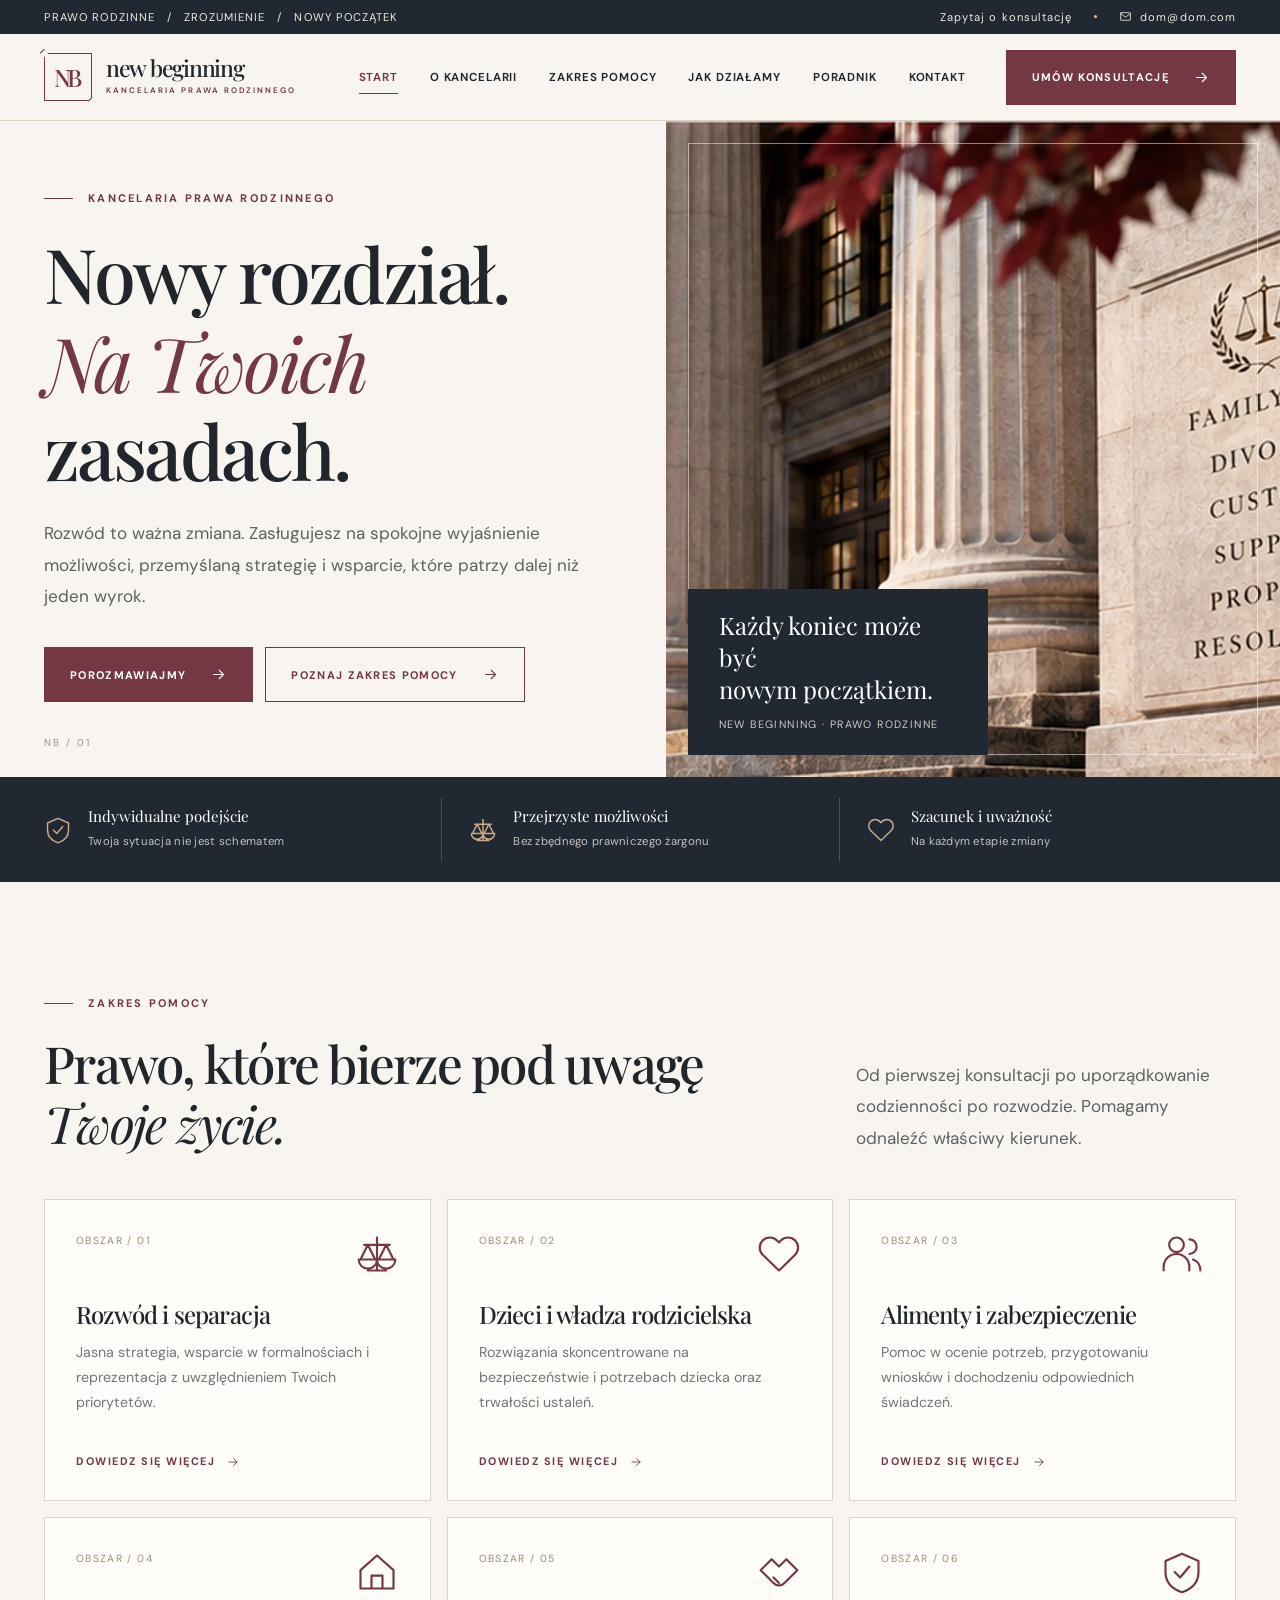
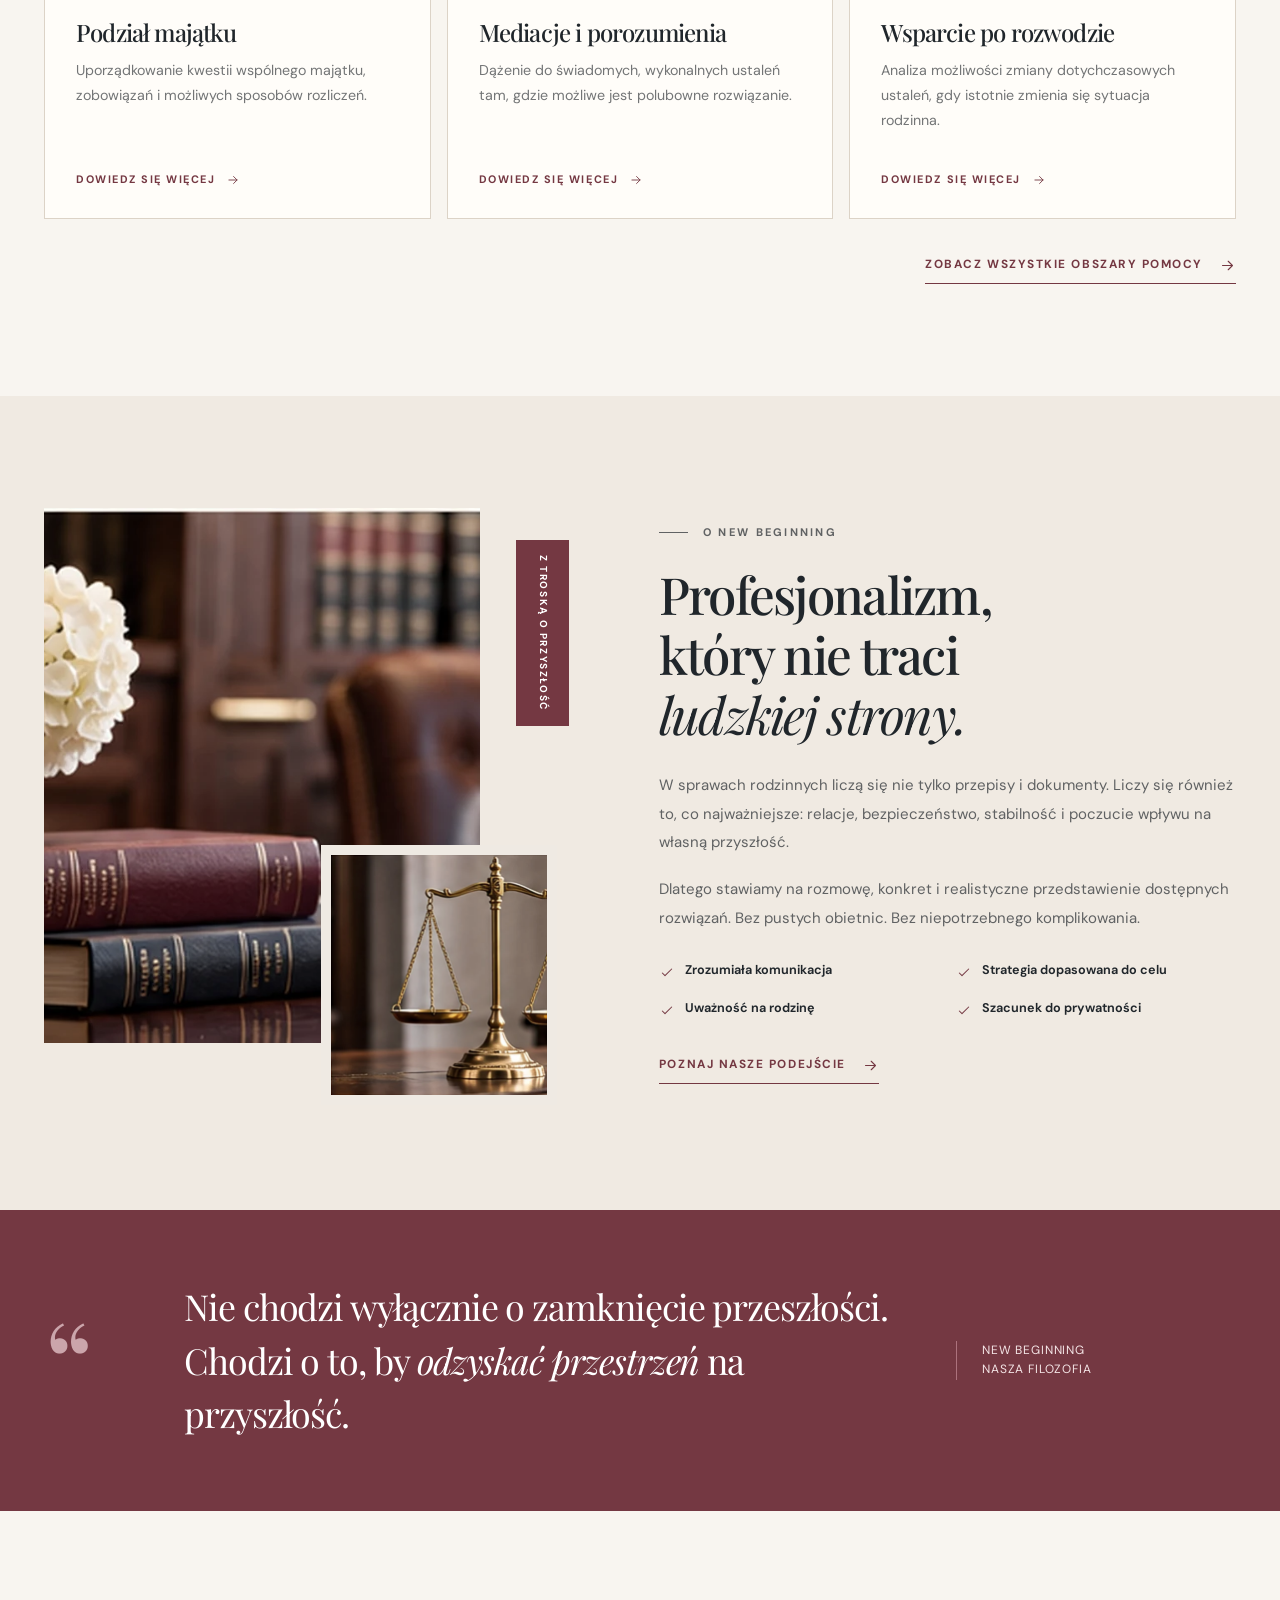
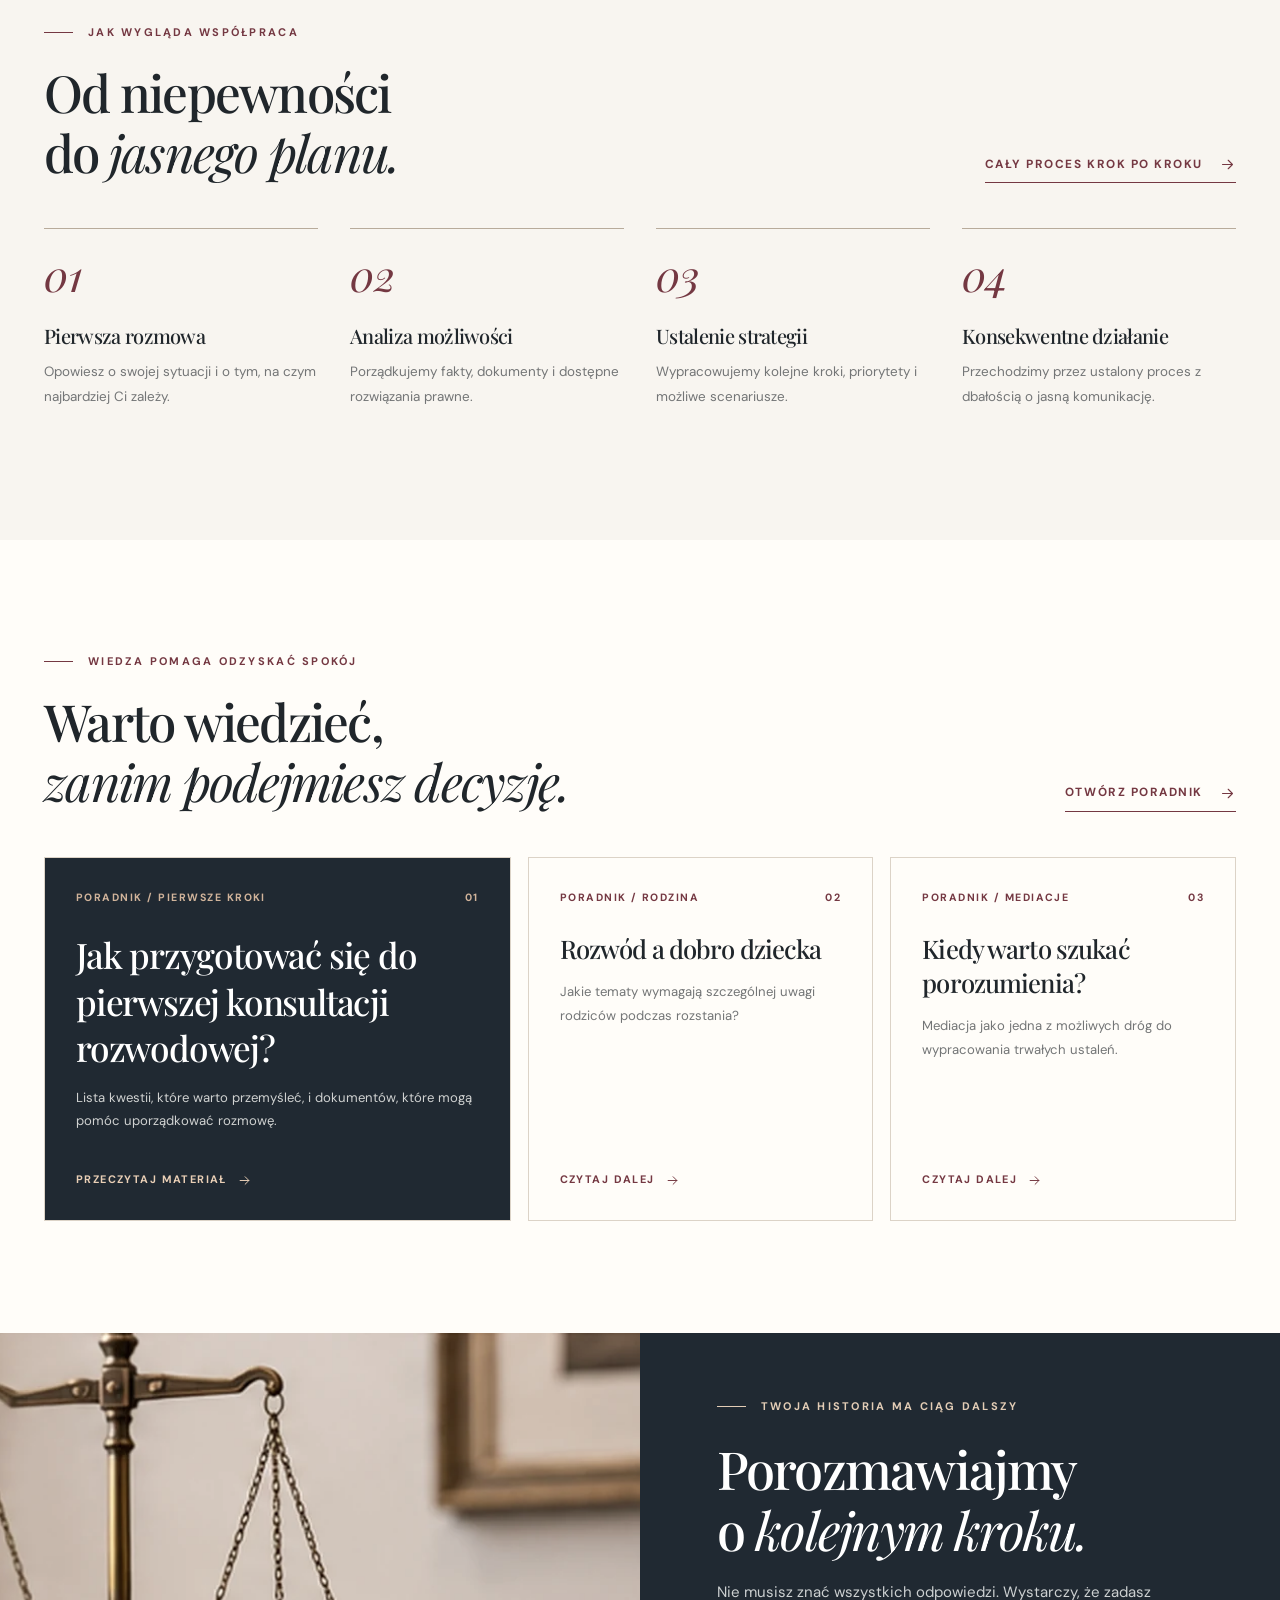
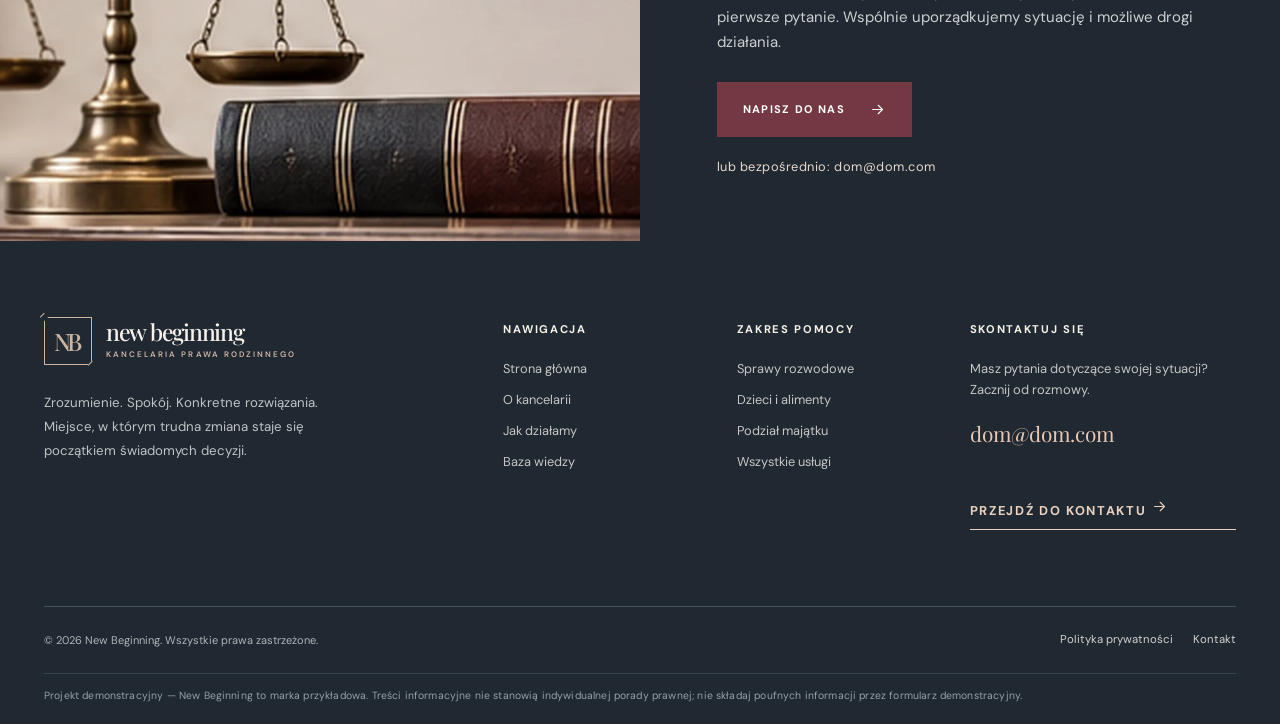
<file: index.html>
<!doctype html><html lang="pl"><head><meta charset="utf-8"><meta name="viewport" content="width=device-width,initial-scale=1"><meta name="theme-color" content="#202932"><meta name="color-scheme" content="light"><meta name="description" content="New Beginning — elegancka kancelaria prawa rodzinnego. Sprawy rozwodowe, alimenty, dzieci, podział majątku i mediacje. Skontaktuj się: dom@dom.com."><meta property="og:type" content="website"><meta property="og:title" content="Nowy rozdział na Twoich zasadach | New Beginning"><meta property="og:description" content="New Beginning — elegancka kancelaria prawa rodzinnego. Sprawy rozwodowe, alimenty, dzieci, podział majątku i mediacje. Skontaktuj się: dom@dom.com."><meta property="og:image" content="assets/hero.webp"><meta property="og:locale" content="pl_PL"><title>Nowy rozdział na Twoich zasadach | New Beginning — Prawo rodzinne</title><link rel="icon" href="favicon.svg" type="image/svg+xml"><link rel="preconnect" href="https://fonts.googleapis.com"><link rel="preconnect" href="https://fonts.gstatic.com" crossorigin><link rel="stylesheet" href="assets/site.css"></head><body><a class="skip-link" href="#main">Przejdź do treści</a><div class="cursor-progress" aria-hidden="true"></div>
<div class="topbar"><div class="container topbar-inner"><span class="topbar-left">PRAWO RODZINNE &nbsp; / &nbsp; ZROZUMIENIE &nbsp; / &nbsp; NOWY POCZĄTEK</span><span class="topbar-right"><span>Zapytaj o konsultację</span><span class="dot"></span><a href="mailto:dom@dom.com"><svg class="" width="13" height="13" viewBox="0 0 24 24" fill="none" stroke="currentColor" stroke-width="1.55" stroke-linecap="round" stroke-linejoin="round" aria-hidden="true"><rect x="3" y="5" width="18" height="14" rx="1"/><path d="m3 7 9 6 9-6"/></svg> dom@dom.com</a></span></div></div>
<header class="site-header"><div class="container header-inner"><a class="brand " href="index.html" aria-label="New Beginning — strona główna"><span class="brand-mark" aria-hidden="true"><span>NB</span></span><span class="brand-wordmark"><span class="brand-title">new beginning</span><span class="brand-sub">kancelaria prawa rodzinnego</span></span></a><nav class="desktop-nav" aria-label="Nawigacja główna"><a href="index.html" aria-current="page">Start</a><a href="o-kancelarii.html">O kancelarii</a><a href="uslugi.html">Zakres pomocy</a><a href="proces.html">Jak działamy</a><a href="wiedza.html">Poradnik</a><a href="kontakt.html">Kontakt</a></nav><a class="button button-primary header-cta" href="kontakt.html">Umów konsultację<svg class="" width="20" height="20" viewBox="0 0 24 24" fill="none" stroke="currentColor" stroke-width="1.55" stroke-linecap="round" stroke-linejoin="round" aria-hidden="true"><path d="M5 12h14m-6-6 6 6-6 6"/></svg></a><button class="menu-toggle" aria-controls="mobile-nav" aria-expanded="false" aria-label="Otwórz menu"><svg class="" width="20" height="20" viewBox="0 0 24 24" fill="none" stroke="currentColor" stroke-width="1.55" stroke-linecap="round" stroke-linejoin="round" aria-hidden="true"><path d="M4 7h16M4 12h16M4 17h16"/></svg></button></div>
<nav class="mobile-nav" id="mobile-nav" aria-label="Nawigacja mobilna"><a href="index.html" aria-current="page">Start</a><a href="o-kancelarii.html">O kancelarii</a><a href="uslugi.html">Zakres pomocy</a><a href="proces.html">Jak działamy</a><a href="wiedza.html">Poradnik</a><a href="kontakt.html">Kontakt</a><a class="button button-primary" href="kontakt.html">Porozmawiajmy<svg class="" width="20" height="20" viewBox="0 0 24 24" fill="none" stroke="currentColor" stroke-width="1.55" stroke-linecap="round" stroke-linejoin="round" aria-hidden="true"><path d="M5 12h14m-6-6 6 6-6 6"/></svg></a></nav></header><main id="main"><section class="hero"><div class="hero-copy"><div class="hero-content reveal"><p class="eyebrow">Kancelaria prawa rodzinnego</p><h1>Nowy rozdział.<br><em>Na Twoich</em><br>zasadach.</h1><p class="lead">Rozwód to ważna zmiana. Zasługujesz na spokojne wyjaśnienie możliwości, przemyślaną strategię i wsparcie, które patrzy dalej niż jeden wyrok.</p><div class="hero-actions"><a class="button button-primary" href="kontakt.html">Porozmawiajmy<svg class="" width="20" height="20" viewBox="0 0 24 24" fill="none" stroke="currentColor" stroke-width="1.55" stroke-linecap="round" stroke-linejoin="round" aria-hidden="true"><path d="M5 12h14m-6-6 6 6-6 6"/></svg></a><a class="button button-outline" href="uslugi.html">Poznaj zakres pomocy<svg class="" width="20" height="20" viewBox="0 0 24 24" fill="none" stroke="currentColor" stroke-width="1.55" stroke-linecap="round" stroke-linejoin="round" aria-hidden="true"><path d="M5 12h14m-6-6 6 6-6 6"/></svg></a></div></div></div><div class="hero-media"><img src="assets/hero.webp" alt="Klasyczna architektura z kolumnami, symbol ładu i poczucia bezpieczeństwa" fetchpriority="high"><div class="hero-caption"><b>Każdy koniec może być<br>nowym początkiem.</b><span>New Beginning · Prawo rodzinne</span></div></div></section>
<div class="hero-bottom"><div class="container"><div class="hero-benefit"><svg class="" width="20" height="20" viewBox="0 0 24 24" fill="none" stroke="currentColor" stroke-width="1.55" stroke-linecap="round" stroke-linejoin="round" aria-hidden="true"><path d="m12 2 9 4v6c0 5.7-3.5 9.2-9 11-5.5-1.8-9-5.3-9-11V6z"/><path d="m8 12 3 3 5-6"/></svg><div><strong>Indywidualne podejście</strong><small>Twoja sytuacja nie jest schematem</small></div></div><div class="hero-benefit"><svg class="" width="20" height="20" viewBox="0 0 24 24" fill="none" stroke="currentColor" stroke-width="1.55" stroke-linecap="round" stroke-linejoin="round" aria-hidden="true"><path d="M12 3v18M7 21h10M5 7h14M7 7 3 15m4-8 4 8M17 7l-4 8m4-8 4 8M2 15h10m0 0a5 5 0 0 1-10 0m10 0h10m0 0a5 5 0 0 1-10 0"/></svg><div><strong>Przejrzyste możliwości</strong><small>Bez zbędnego prawniczego żargonu</small></div></div><div class="hero-benefit"><svg class="" width="20" height="20" viewBox="0 0 24 24" fill="none" stroke="currentColor" stroke-width="1.55" stroke-linecap="round" stroke-linejoin="round" aria-hidden="true"><path d="M20.8 4.6a5.5 5.5 0 0 0-7.8 0L12 5.7l-1.1-1.1a5.5 5.5 0 0 0-7.8 7.8L12 21l8.8-8.6a5.5 5.5 0 0 0 0-7.8Z"/></svg><div><strong>Szacunek i uważność</strong><small>Na każdym etapie zmiany</small></div></div></div></div>
<section class="section" id="uslugi"><div class="container"><div class="section-heading reveal"><div><p class="eyebrow">Zakres pomocy</p><h2>Prawo, które bierze pod uwagę<br><em class="serif-italic">Twoje życie.</em></h2></div><p class="lead">Od pierwszej konsultacji po uporządkowanie codzienności po rozwodzie. Pomagamy odnaleźć właściwy kierunek.</p></div><div class="services-grid"><a class="service-card reveal" href="rozwod.html"><div class="service-top"><span class="service-number">OBSZAR / 01</span><span class="service-icon"><svg class="" width="20" height="20" viewBox="0 0 24 24" fill="none" stroke="currentColor" stroke-width="1.55" stroke-linecap="round" stroke-linejoin="round" aria-hidden="true"><path d="M12 3v18M7 21h10M5 7h14M7 7 3 15m4-8 4 8M17 7l-4 8m4-8 4 8M2 15h10m0 0a5 5 0 0 1-10 0m10 0h10m0 0a5 5 0 0 1-10 0"/></svg></span></div><h3>Rozwód i separacja</h3><p>Jasna strategia, wsparcie w formalnościach i reprezentacja z uwzględnieniem Twoich priorytetów.</p><span class="service-link">Dowiedz się więcej <svg class="" width="20" height="20" viewBox="0 0 24 24" fill="none" stroke="currentColor" stroke-width="1.55" stroke-linecap="round" stroke-linejoin="round" aria-hidden="true"><path d="M5 12h14m-6-6 6 6-6 6"/></svg></span></a><a class="service-card reveal" href="dzieci-i-alimenty.html"><div class="service-top"><span class="service-number">OBSZAR / 02</span><span class="service-icon"><svg class="" width="20" height="20" viewBox="0 0 24 24" fill="none" stroke="currentColor" stroke-width="1.55" stroke-linecap="round" stroke-linejoin="round" aria-hidden="true"><path d="M20.8 4.6a5.5 5.5 0 0 0-7.8 0L12 5.7l-1.1-1.1a5.5 5.5 0 0 0-7.8 7.8L12 21l8.8-8.6a5.5 5.5 0 0 0 0-7.8Z"/></svg></span></div><h3>Dzieci i władza rodzicielska</h3><p>Rozwiązania skoncentrowane na bezpieczeństwie i potrzebach dziecka oraz trwałości ustaleń.</p><span class="service-link">Dowiedz się więcej <svg class="" width="20" height="20" viewBox="0 0 24 24" fill="none" stroke="currentColor" stroke-width="1.55" stroke-linecap="round" stroke-linejoin="round" aria-hidden="true"><path d="M5 12h14m-6-6 6 6-6 6"/></svg></span></a><a class="service-card reveal" href="dzieci-i-alimenty.html"><div class="service-top"><span class="service-number">OBSZAR / 03</span><span class="service-icon"><svg class="" width="20" height="20" viewBox="0 0 24 24" fill="none" stroke="currentColor" stroke-width="1.55" stroke-linecap="round" stroke-linejoin="round" aria-hidden="true"><circle cx="9" cy="7" r="4"/><path d="M2 21v-2a7 7 0 0 1 14 0v2M16 4a4 4 0 0 1 0 8m2 3a6 6 0 0 1 4 6"/></svg></span></div><h3>Alimenty i zabezpieczenie</h3><p>Pomoc w ocenie potrzeb, przygotowaniu wniosków i dochodzeniu odpowiednich świadczeń.</p><span class="service-link">Dowiedz się więcej <svg class="" width="20" height="20" viewBox="0 0 24 24" fill="none" stroke="currentColor" stroke-width="1.55" stroke-linecap="round" stroke-linejoin="round" aria-hidden="true"><path d="M5 12h14m-6-6 6 6-6 6"/></svg></span></a><a class="service-card reveal" href="podzial-majatku.html"><div class="service-top"><span class="service-number">OBSZAR / 04</span><span class="service-icon"><svg class="" width="20" height="20" viewBox="0 0 24 24" fill="none" stroke="currentColor" stroke-width="1.55" stroke-linecap="round" stroke-linejoin="round" aria-hidden="true"><path d="m3 11 9-8 9 8v10H3zM9 21v-7h6v7"/></svg></span></div><h3>Podział majątku</h3><p>Uporządkowanie kwestii wspólnego majątku, zobowiązań i możliwych sposobów rozliczeń.</p><span class="service-link">Dowiedz się więcej <svg class="" width="20" height="20" viewBox="0 0 24 24" fill="none" stroke="currentColor" stroke-width="1.55" stroke-linecap="round" stroke-linejoin="round" aria-hidden="true"><path d="M5 12h14m-6-6 6 6-6 6"/></svg></span></a><a class="service-card reveal" href="proces.html"><div class="service-top"><span class="service-number">OBSZAR / 05</span><span class="service-icon"><svg class="" width="20" height="20" viewBox="0 0 24 24" fill="none" stroke="currentColor" stroke-width="1.55" stroke-linecap="round" stroke-linejoin="round" aria-hidden="true"><path d="M2 11 8 5l4 4 4-4 6 6-7 7a4 4 0 0 1-6 0zM9 15l3 3"/></svg></span></div><h3>Mediacje i porozumienia</h3><p>Dążenie do świadomych, wykonalnych ustaleń tam, gdzie możliwe jest polubowne rozwiązanie.</p><span class="service-link">Dowiedz się więcej <svg class="" width="20" height="20" viewBox="0 0 24 24" fill="none" stroke="currentColor" stroke-width="1.55" stroke-linecap="round" stroke-linejoin="round" aria-hidden="true"><path d="M5 12h14m-6-6 6 6-6 6"/></svg></span></a><a class="service-card reveal" href="kontakt.html"><div class="service-top"><span class="service-number">OBSZAR / 06</span><span class="service-icon"><svg class="" width="20" height="20" viewBox="0 0 24 24" fill="none" stroke="currentColor" stroke-width="1.55" stroke-linecap="round" stroke-linejoin="round" aria-hidden="true"><path d="m12 2 9 4v6c0 5.7-3.5 9.2-9 11-5.5-1.8-9-5.3-9-11V6z"/><path d="m8 12 3 3 5-6"/></svg></span></div><h3>Wsparcie po rozwodzie</h3><p>Analiza możliwości zmiany dotychczasowych ustaleń, gdy istotnie zmienia się sytuacja rodzinna.</p><span class="service-link">Dowiedz się więcej <svg class="" width="20" height="20" viewBox="0 0 24 24" fill="none" stroke="currentColor" stroke-width="1.55" stroke-linecap="round" stroke-linejoin="round" aria-hidden="true"><path d="M5 12h14m-6-6 6 6-6 6"/></svg></span></a></div><div style="margin-top:32px;text-align:right"><a class="text-link" href="uslugi.html">Zobacz wszystkie obszary pomocy<svg class="" width="20" height="20" viewBox="0 0 24 24" fill="none" stroke="currentColor" stroke-width="1.55" stroke-linecap="round" stroke-linejoin="round" aria-hidden="true"><path d="M5 12h14m-6-6 6 6-6 6"/></svg></a></div></div></section>
<section class="section bg-paper2"><div class="container"><div class="about-feature"><div class="image-stack reveal"><img class="main" src="assets/office.webp" alt="Elegancki gabinet z książkami prawniczymi i białymi kwiatami" loading="lazy"><img class="overlay" src="assets/consultation.webp" alt="Symboliczna waga sprawiedliwości" loading="lazy"><span class="stack-label">Z troską o przyszłość</span></div><div class="feature-copy reveal"><p class="eyebrow">O New Beginning</p><h2>Profesjonalizm,<br>który nie traci<br><em class="serif-italic">ludzkiej strony.</em></h2><p>W sprawach rodzinnych liczą się nie tylko przepisy i dokumenty. Liczy się również to, co najważniejsze: relacje, bezpieczeństwo, stabilność i poczucie wpływu na własną przyszłość.</p><p>Dlatego stawiamy na rozmowę, konkret i realistyczne przedstawienie dostępnych rozwiązań. Bez pustych obietnic. Bez niepotrzebnego komplikowania.</p><div class="feature-points"><div class="feature-point"><svg class="" width="20" height="20" viewBox="0 0 24 24" fill="none" stroke="currentColor" stroke-width="1.55" stroke-linecap="round" stroke-linejoin="round" aria-hidden="true"><path d="m5 12 4 4L19 6"/></svg> Zrozumiała komunikacja</div><div class="feature-point"><svg class="" width="20" height="20" viewBox="0 0 24 24" fill="none" stroke="currentColor" stroke-width="1.55" stroke-linecap="round" stroke-linejoin="round" aria-hidden="true"><path d="m5 12 4 4L19 6"/></svg> Strategia dopasowana do celu</div><div class="feature-point"><svg class="" width="20" height="20" viewBox="0 0 24 24" fill="none" stroke="currentColor" stroke-width="1.55" stroke-linecap="round" stroke-linejoin="round" aria-hidden="true"><path d="m5 12 4 4L19 6"/></svg> Uważność na rodzinę</div><div class="feature-point"><svg class="" width="20" height="20" viewBox="0 0 24 24" fill="none" stroke="currentColor" stroke-width="1.55" stroke-linecap="round" stroke-linejoin="round" aria-hidden="true"><path d="m5 12 4 4L19 6"/></svg> Szacunek do prywatności</div></div><a class="text-link" href="o-kancelarii.html">Poznaj nasze podejście<svg class="" width="20" height="20" viewBox="0 0 24 24" fill="none" stroke="currentColor" stroke-width="1.55" stroke-linecap="round" stroke-linejoin="round" aria-hidden="true"><path d="M5 12h14m-6-6 6 6-6 6"/></svg></a></div></div></div></section>
<section class="quote-band"><div class="container"><span class="quote-glyph" aria-hidden="true">“</span><blockquote>Nie chodzi wyłącznie o zamknięcie przeszłości. Chodzi o to, by <em>odzyskać przestrzeń</em> na przyszłość.</blockquote><p>NEW BEGINNING<br>NASZA FILOZOFIA</p></div></section>
<section class="section"><div class="container"><div class="section-heading reveal"><div><p class="eyebrow">Jak wygląda współpraca</p><h2>Od niepewności<br>do <em class="serif-italic">jasnego planu.</em></h2></div><a class="text-link" href="proces.html">Cały proces krok po kroku<svg class="" width="20" height="20" viewBox="0 0 24 24" fill="none" stroke="currentColor" stroke-width="1.55" stroke-linecap="round" stroke-linejoin="round" aria-hidden="true"><path d="M5 12h14m-6-6 6 6-6 6"/></svg></a></div><div class="steps-grid"><div class="step reveal"><span class="step-number">01</span><h3>Pierwsza rozmowa</h3><p>Opowiesz o swojej sytuacji i o tym, na czym najbardziej Ci zależy.</p></div><div class="step reveal reveal-delay-1"><span class="step-number">02</span><h3>Analiza możliwości</h3><p>Porządkujemy fakty, dokumenty i dostępne rozwiązania prawne.</p></div><div class="step reveal reveal-delay-2"><span class="step-number">03</span><h3>Ustalenie strategii</h3><p>Wypracowujemy kolejne kroki, priorytety i możliwe scenariusze.</p></div><div class="step reveal reveal-delay-3"><span class="step-number">04</span><h3>Konsekwentne działanie</h3><p>Przechodzimy przez ustalony proces z dbałością o jasną komunikację.</p></div></div></div></section>
<section class="section bg-white"><div class="container"><div class="section-heading reveal"><div><p class="eyebrow">Wiedza pomaga odzyskać spokój</p><h2>Warto wiedzieć,<br><em class="serif-italic">zanim podejmiesz decyzję.</em></h2></div><a class="text-link" href="wiedza.html">Otwórz poradnik<svg class="" width="20" height="20" viewBox="0 0 24 24" fill="none" stroke="currentColor" stroke-width="1.55" stroke-linecap="round" stroke-linejoin="round" aria-hidden="true"><path d="M5 12h14m-6-6 6 6-6 6"/></svg></a></div><div class="editorial-grid"><a href="wiedza.html#pierwsze-kroki" class="article-card featured reveal"><span class="meta"><span>Poradnik / Pierwsze kroki</span><span>01</span></span><h3>Jak przygotować się do pierwszej konsultacji rozwodowej?</h3><p>Lista kwestii, które warto przemyśleć, i dokumentów, które mogą pomóc uporządkować rozmowę.</p><span class="service-link">Przeczytaj materiał <svg class="" width="20" height="20" viewBox="0 0 24 24" fill="none" stroke="currentColor" stroke-width="1.55" stroke-linecap="round" stroke-linejoin="round" aria-hidden="true"><path d="M5 12h14m-6-6 6 6-6 6"/></svg></span></a><a href="wiedza.html#dziecko" class="article-card reveal reveal-delay-1"><span class="meta"><span>Poradnik / Rodzina</span><span>02</span></span><h3>Rozwód a dobro dziecka</h3><p>Jakie tematy wymagają szczególnej uwagi rodziców podczas rozstania?</p><span class="service-link">Czytaj dalej <svg class="" width="20" height="20" viewBox="0 0 24 24" fill="none" stroke="currentColor" stroke-width="1.55" stroke-linecap="round" stroke-linejoin="round" aria-hidden="true"><path d="M5 12h14m-6-6 6 6-6 6"/></svg></span></a><a href="wiedza.html#porozumienie" class="article-card reveal reveal-delay-2"><span class="meta"><span>Poradnik / Mediacje</span><span>03</span></span><h3>Kiedy warto szukać porozumienia?</h3><p>Mediacja jako jedna z możliwych dróg do wypracowania trwałych ustaleń.</p><span class="service-link">Czytaj dalej <svg class="" width="20" height="20" viewBox="0 0 24 24" fill="none" stroke="currentColor" stroke-width="1.55" stroke-linecap="round" stroke-linejoin="round" aria-hidden="true"><path d="M5 12h14m-6-6 6 6-6 6"/></svg></span></a></div></div></section><section class="cta-panel"><div class="cta-picture"><img src="assets/still-life.webp" loading="lazy" alt="Klasyczna waga sprawiedliwości i tomy prawnicze"></div><div class="cta-copy"><p class="eyebrow eyebrow-light">Twoja historia ma ciąg dalszy</p><h2>Porozmawiajmy<br>o <em class="serif-italic">kolejnym kroku.</em></h2><p>Nie musisz znać wszystkich odpowiedzi. Wystarczy, że zadasz pierwsze pytanie. Wspólnie uporządkujemy sytuację i możliwe drogi działania.</p><a class="button button-primary" href="kontakt.html">Napisz do nas<svg class="" width="20" height="20" viewBox="0 0 24 24" fill="none" stroke="currentColor" stroke-width="1.55" stroke-linecap="round" stroke-linejoin="round" aria-hidden="true"><path d="M5 12h14m-6-6 6 6-6 6"/></svg></a><a class="cta-email" href="mailto:dom@dom.com">lub bezpośrednio: dom@dom.com</a></div></section></main><footer class="site-footer"><div class="container"><div class="footer-top"><div class="footer-brand"><a class="brand footer-logo" href="index.html" aria-label="New Beginning — strona główna"><span class="brand-mark" aria-hidden="true"><span>NB</span></span><span class="brand-wordmark"><span class="brand-title">new beginning</span><span class="brand-sub">kancelaria prawa rodzinnego</span></span></a><p class="footer-desc">Zrozumienie. Spokój. Konkretne rozwiązania. Miejsce, w którym trudna zmiana staje się początkiem świadomych decyzji.</p></div><div class="footer-col"><h4>Nawigacja</h4><a href="index.html">Strona główna</a><a href="o-kancelarii.html">O kancelarii</a><a href="proces.html">Jak działamy</a><a href="wiedza.html">Baza wiedzy</a></div><div class="footer-col"><h4>Zakres pomocy</h4><a href="rozwod.html">Sprawy rozwodowe</a><a href="dzieci-i-alimenty.html">Dzieci i alimenty</a><a href="podzial-majatku.html">Podział majątku</a><a href="uslugi.html">Wszystkie usługi</a></div><div class="footer-col"><h4>Skontaktuj się</h4><p>Masz pytania dotyczące swojej sytuacji? Zacznij od rozmowy.</p><a class="footer-email" href="mailto:dom@dom.com">dom@dom.com</a><br><a href="kontakt.html" class="text-link" style="color:#e9d1c0;margin-top:16px">Przejdź do kontaktu <svg class="" width="20" height="20" viewBox="0 0 24 24" fill="none" stroke="currentColor" stroke-width="1.55" stroke-linecap="round" stroke-linejoin="round" aria-hidden="true"><path d="M5 12h14m-6-6 6 6-6 6"/></svg></a></div></div><div class="footer-bottom"><span>© <span id="year">2026</span> New Beginning. Wszystkie prawa zastrzeżone.</span><div class="footer-bottom-right"><a href="polityka-prywatnosci.html">Polityka prywatności</a><a href="kontakt.html">Kontakt</a></div></div><div class="footer-disclaimer">Projekt demonstracyjny — New Beginning to marka przykładowa. Treści informacyjne nie stanowią indywidualnej porady prawnej; nie składaj poufnych informacji przez formularz demonstracyjny.</div></div></footer><button class="floating-top" type="button" aria-label="Wróć na górę"><svg class="" width="20" height="20" viewBox="0 0 24 24" fill="none" stroke="currentColor" stroke-width="1.55" stroke-linecap="round" stroke-linejoin="round" aria-hidden="true"><path d="M12 20V4m-7 7 7-7 7 7"/></svg></button><script src="assets/site.js" defer></script><script>document.getElementById('year').textContent=new Date().getFullYear()</script></body></html>
</file>
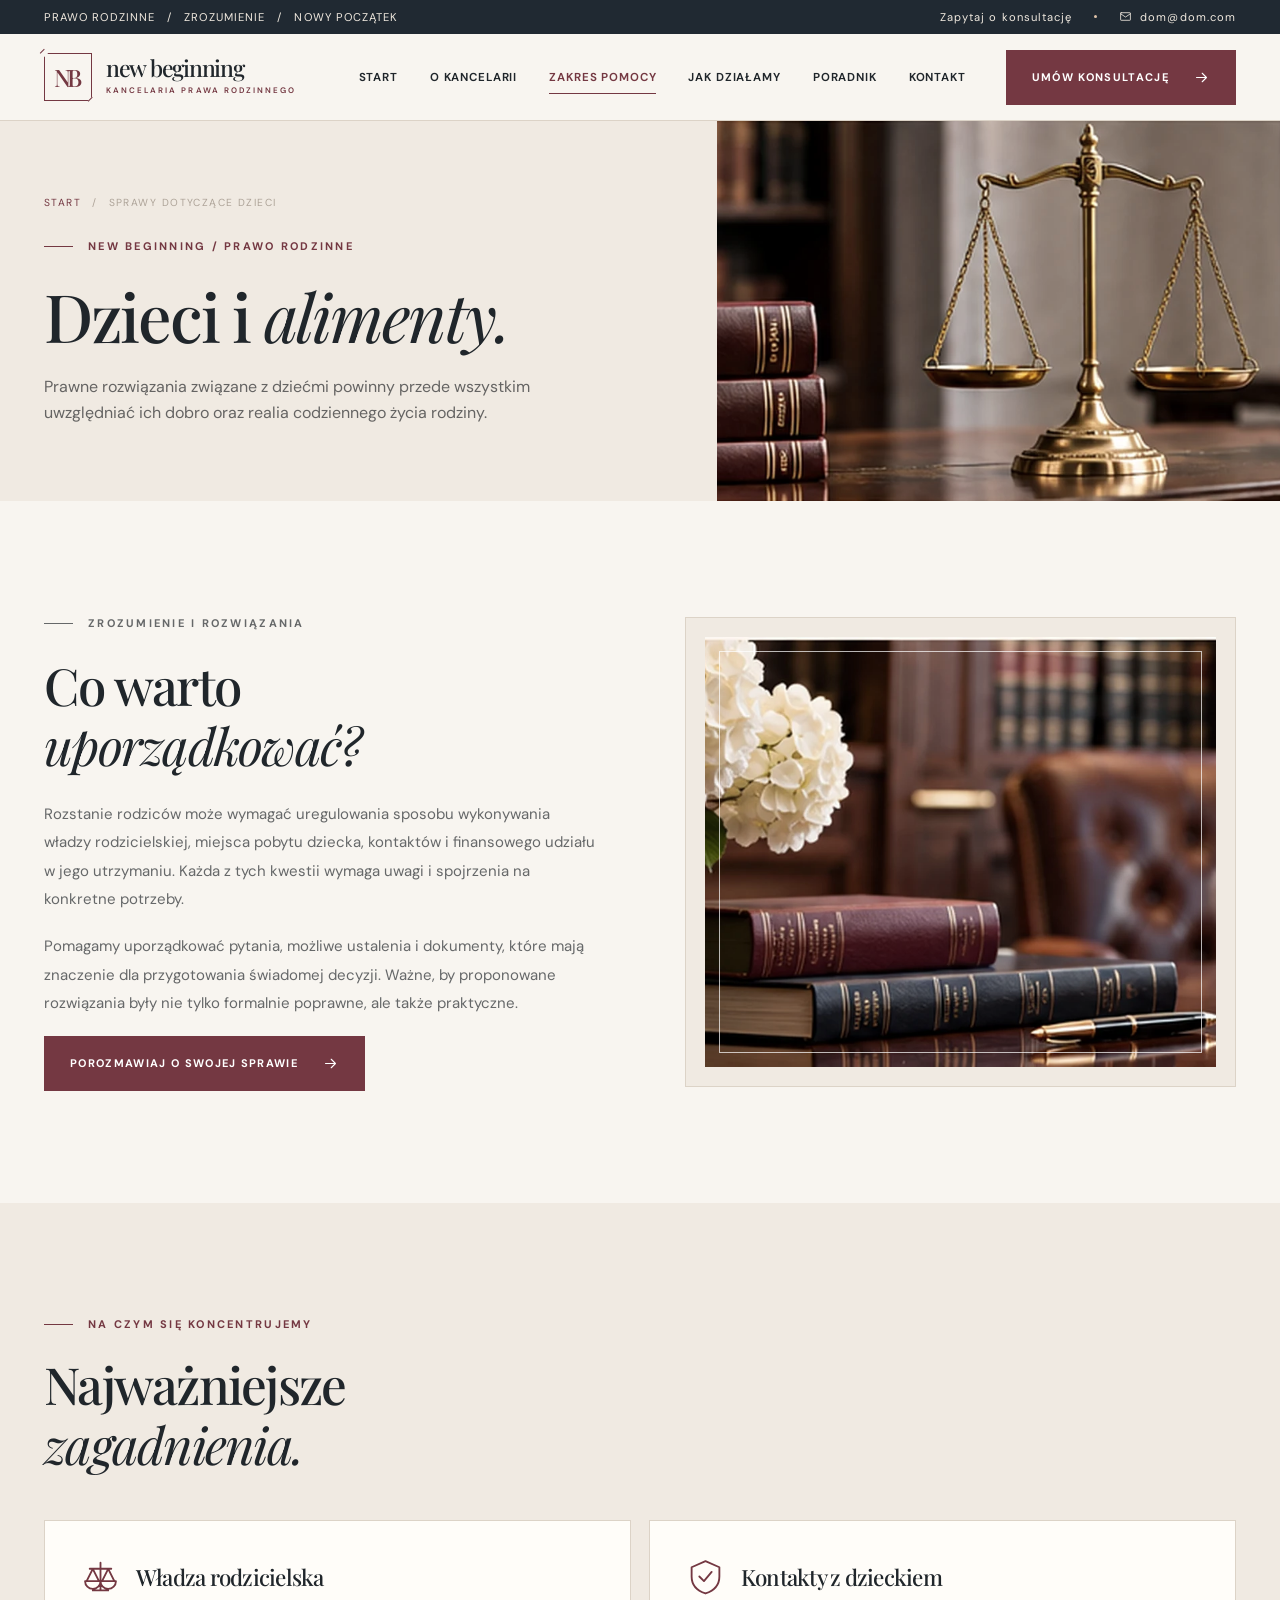
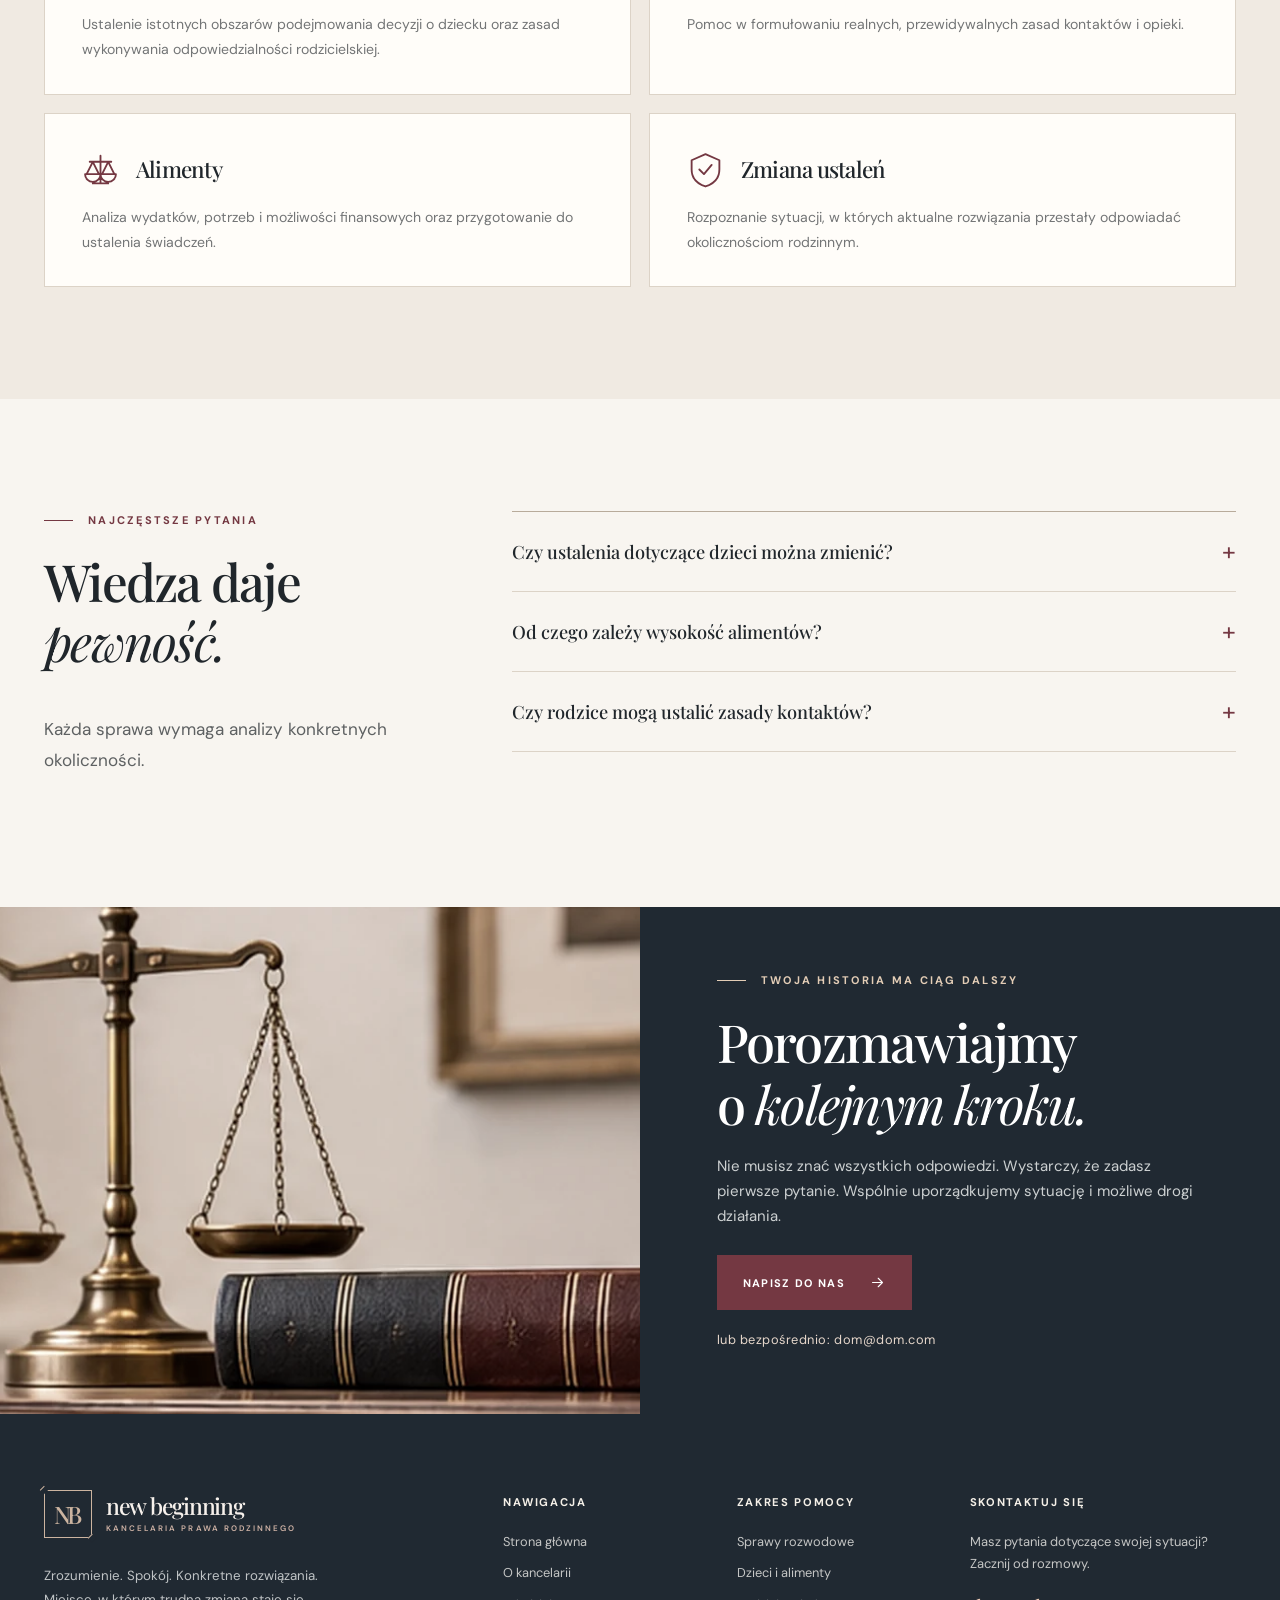
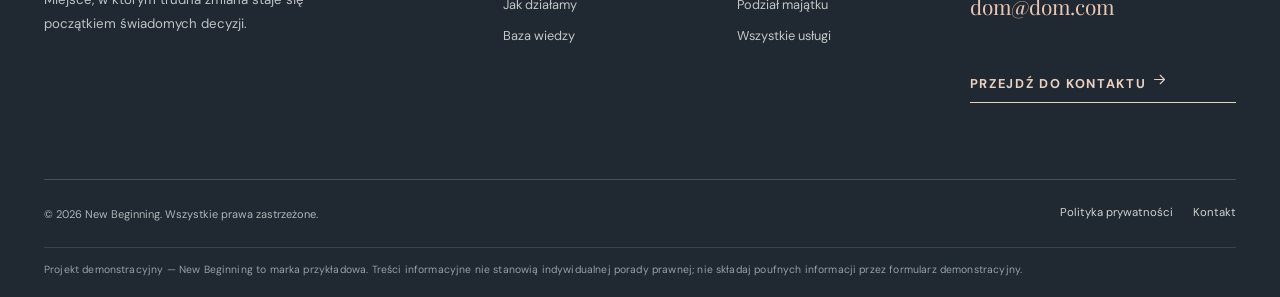
<file: dzieci-i-alimenty.html>
<!doctype html><html lang="pl"><head><meta charset="utf-8"><meta name="viewport" content="width=device-width,initial-scale=1"><meta name="theme-color" content="#202932"><meta name="color-scheme" content="light"><meta name="description" content="Prawne rozwiązania związane z dziećmi powinny przede wszystkim uwzględniać ich dobro oraz realia codziennego życia rodziny."><meta property="og:type" content="website"><meta property="og:title" content="Sprawy dotyczące dzieci | New Beginning"><meta property="og:description" content="Prawne rozwiązania związane z dziećmi powinny przede wszystkim uwzględniać ich dobro oraz realia codziennego życia rodziny."><meta property="og:image" content="assets/hero.webp"><meta property="og:locale" content="pl_PL"><title>Sprawy dotyczące dzieci | New Beginning — Prawo rodzinne</title><link rel="icon" href="favicon.svg" type="image/svg+xml"><link rel="preconnect" href="https://fonts.googleapis.com"><link rel="preconnect" href="https://fonts.gstatic.com" crossorigin><link rel="stylesheet" href="assets/site.css"></head><body><a class="skip-link" href="#main">Przejdź do treści</a><div class="cursor-progress" aria-hidden="true"></div>
<div class="topbar"><div class="container topbar-inner"><span class="topbar-left">PRAWO RODZINNE &nbsp; / &nbsp; ZROZUMIENIE &nbsp; / &nbsp; NOWY POCZĄTEK</span><span class="topbar-right"><span>Zapytaj o konsultację</span><span class="dot"></span><a href="mailto:dom@dom.com"><svg class="" width="13" height="13" viewBox="0 0 24 24" fill="none" stroke="currentColor" stroke-width="1.55" stroke-linecap="round" stroke-linejoin="round" aria-hidden="true"><rect x="3" y="5" width="18" height="14" rx="1"/><path d="m3 7 9 6 9-6"/></svg> dom@dom.com</a></span></div></div>
<header class="site-header"><div class="container header-inner"><a class="brand " href="index.html" aria-label="New Beginning — strona główna"><span class="brand-mark" aria-hidden="true"><span>NB</span></span><span class="brand-wordmark"><span class="brand-title">new beginning</span><span class="brand-sub">kancelaria prawa rodzinnego</span></span></a><nav class="desktop-nav" aria-label="Nawigacja główna"><a href="index.html">Start</a><a href="o-kancelarii.html">O kancelarii</a><a href="uslugi.html" aria-current="page">Zakres pomocy</a><a href="proces.html">Jak działamy</a><a href="wiedza.html">Poradnik</a><a href="kontakt.html">Kontakt</a></nav><a class="button button-primary header-cta" href="kontakt.html">Umów konsultację<svg class="" width="20" height="20" viewBox="0 0 24 24" fill="none" stroke="currentColor" stroke-width="1.55" stroke-linecap="round" stroke-linejoin="round" aria-hidden="true"><path d="M5 12h14m-6-6 6 6-6 6"/></svg></a><button class="menu-toggle" aria-controls="mobile-nav" aria-expanded="false" aria-label="Otwórz menu"><svg class="" width="20" height="20" viewBox="0 0 24 24" fill="none" stroke="currentColor" stroke-width="1.55" stroke-linecap="round" stroke-linejoin="round" aria-hidden="true"><path d="M4 7h16M4 12h16M4 17h16"/></svg></button></div>
<nav class="mobile-nav" id="mobile-nav" aria-label="Nawigacja mobilna"><a href="index.html">Start</a><a href="o-kancelarii.html">O kancelarii</a><a href="uslugi.html" aria-current="page">Zakres pomocy</a><a href="proces.html">Jak działamy</a><a href="wiedza.html">Poradnik</a><a href="kontakt.html">Kontakt</a><a class="button button-primary" href="kontakt.html">Porozmawiajmy<svg class="" width="20" height="20" viewBox="0 0 24 24" fill="none" stroke="currentColor" stroke-width="1.55" stroke-linecap="round" stroke-linejoin="round" aria-hidden="true"><path d="M5 12h14m-6-6 6 6-6 6"/></svg></a></nav></header><main id="main"><section class="page-intro with-image"><div class="page-intro-copy"><div class="breadcrumbs"><a href="index.html">Start</a><span>/</span><span>Sprawy dotyczące dzieci</span></div><p class="eyebrow">New Beginning / Prawo rodzinne</p><h1>Dzieci i <em class="serif-italic">alimenty.</em></h1><p>Prawne rozwiązania związane z dziećmi powinny przede wszystkim uwzględniać ich dobro oraz realia codziennego życia rodziny.</p></div><div class="page-intro-image"><img src="assets/consultation.webp" alt="Eleganckie detale kancelarii i symbolika sprawiedliwości"></div></section><section class="section"><div class="container split-content"><div class="reveal"><p class="eyebrow">Zrozumienie i rozwiązania</p><h2>Co warto<br><em class="serif-italic">uporządkować?</em></h2><p>Rozstanie rodziców może wymagać uregulowania sposobu wykonywania władzy rodzicielskiej, miejsca pobytu dziecka, kontaktów i finansowego udziału w jego utrzymaniu. Każda z tych kwestii wymaga uwagi i spojrzenia na konkretne potrzeby.</p><p>Pomagamy uporządkować pytania, możliwe ustalenia i dokumenty, które mają znaczenie dla przygotowania świadomej decyzji. Ważne, by proponowane rozwiązania były nie tylko formalnie poprawne, ale także praktyczne.</p><a class="button button-primary" href="kontakt.html">Porozmawiaj o swojej sprawie<svg class="" width="20" height="20" viewBox="0 0 24 24" fill="none" stroke="currentColor" stroke-width="1.55" stroke-linecap="round" stroke-linejoin="round" aria-hidden="true"><path d="M5 12h14m-6-6 6 6-6 6"/></svg></a></div><div class="image-frame reveal"><img src="assets/office.webp" loading="lazy" alt="Książki prawnicze i elegancka przestrzeń do rozmowy"></div></div></section><section class="section bg-paper2"><div class="container"><div class="section-heading"><div><p class="eyebrow">Na czym się koncentrujemy</p><h2>Najważniejsze<br><em class="serif-italic">zagadnienia.</em></h2></div></div><div class="details-grid"><div class="detail-box reveal"><div class="detail-head"><svg class="" width="20" height="20" viewBox="0 0 24 24" fill="none" stroke="currentColor" stroke-width="1.55" stroke-linecap="round" stroke-linejoin="round" aria-hidden="true"><path d="M12 3v18M7 21h10M5 7h14M7 7 3 15m4-8 4 8M17 7l-4 8m4-8 4 8M2 15h10m0 0a5 5 0 0 1-10 0m10 0h10m0 0a5 5 0 0 1-10 0"/></svg><h3>Władza rodzicielska</h3></div><p>Ustalenie istotnych obszarów podejmowania decyzji o dziecku oraz zasad wykonywania odpowiedzialności rodzicielskiej.</p></div><div class="detail-box reveal"><div class="detail-head"><svg class="" width="20" height="20" viewBox="0 0 24 24" fill="none" stroke="currentColor" stroke-width="1.55" stroke-linecap="round" stroke-linejoin="round" aria-hidden="true"><path d="m12 2 9 4v6c0 5.7-3.5 9.2-9 11-5.5-1.8-9-5.3-9-11V6z"/><path d="m8 12 3 3 5-6"/></svg><h3>Kontakty z dzieckiem</h3></div><p>Pomoc w formułowaniu realnych, przewidywalnych zasad kontaktów i opieki.</p></div><div class="detail-box reveal"><div class="detail-head"><svg class="" width="20" height="20" viewBox="0 0 24 24" fill="none" stroke="currentColor" stroke-width="1.55" stroke-linecap="round" stroke-linejoin="round" aria-hidden="true"><path d="M12 3v18M7 21h10M5 7h14M7 7 3 15m4-8 4 8M17 7l-4 8m4-8 4 8M2 15h10m0 0a5 5 0 0 1-10 0m10 0h10m0 0a5 5 0 0 1-10 0"/></svg><h3>Alimenty</h3></div><p>Analiza wydatków, potrzeb i możliwości finansowych oraz przygotowanie do ustalenia świadczeń.</p></div><div class="detail-box reveal"><div class="detail-head"><svg class="" width="20" height="20" viewBox="0 0 24 24" fill="none" stroke="currentColor" stroke-width="1.55" stroke-linecap="round" stroke-linejoin="round" aria-hidden="true"><path d="m12 2 9 4v6c0 5.7-3.5 9.2-9 11-5.5-1.8-9-5.3-9-11V6z"/><path d="m8 12 3 3 5-6"/></svg><h3>Zmiana ustaleń</h3></div><p>Rozpoznanie sytuacji, w których aktualne rozwiązania przestały odpowiadać okolicznościom rodzinnym.</p></div></div></div></section><section class="section"><div class="container faq-grid"><div><p class="eyebrow">Najczęstsze pytania</p><h2>Wiedza daje<br><em class="serif-italic">pewność.</em></h2><p class="lead">Każda sprawa wymaga analizy konkretnych okoliczności.</p></div><div class="faq-stack"><details class="faq"><summary>Czy ustalenia dotyczące dzieci można zmienić?</summary><p>W niektórych sytuacjach możliwa jest zmiana wcześniej przyjętych ustaleń lub orzeczeń, gdy przemawiają za tym okoliczności. Ocena zależy od konkretnej sprawy i dobra dziecka.</p></details><details class="faq"><summary>Od czego zależy wysokość alimentów?</summary><p>Znaczenie mają m.in. usprawiedliwione potrzeby uprawnionego oraz zarobkowe i majątkowe możliwości zobowiązanego, a także inne okoliczności określone prawem.</p></details><details class="faq"><summary>Czy rodzice mogą ustalić zasady kontaktów?</summary><p>Co do zasady możliwe jest wspólne wypracowanie zasad kontaktów, o ile pozostają zgodne z dobrem dziecka i obowiązującymi przepisami.</p></details></div></div></section><section class="cta-panel"><div class="cta-picture"><img src="assets/still-life.webp" loading="lazy" alt="Klasyczna waga sprawiedliwości i tomy prawnicze"></div><div class="cta-copy"><p class="eyebrow eyebrow-light">Twoja historia ma ciąg dalszy</p><h2>Porozmawiajmy<br>o <em class="serif-italic">kolejnym kroku.</em></h2><p>Nie musisz znać wszystkich odpowiedzi. Wystarczy, że zadasz pierwsze pytanie. Wspólnie uporządkujemy sytuację i możliwe drogi działania.</p><a class="button button-primary" href="kontakt.html">Napisz do nas<svg class="" width="20" height="20" viewBox="0 0 24 24" fill="none" stroke="currentColor" stroke-width="1.55" stroke-linecap="round" stroke-linejoin="round" aria-hidden="true"><path d="M5 12h14m-6-6 6 6-6 6"/></svg></a><a class="cta-email" href="mailto:dom@dom.com">lub bezpośrednio: dom@dom.com</a></div></section></main><footer class="site-footer"><div class="container"><div class="footer-top"><div class="footer-brand"><a class="brand footer-logo" href="index.html" aria-label="New Beginning — strona główna"><span class="brand-mark" aria-hidden="true"><span>NB</span></span><span class="brand-wordmark"><span class="brand-title">new beginning</span><span class="brand-sub">kancelaria prawa rodzinnego</span></span></a><p class="footer-desc">Zrozumienie. Spokój. Konkretne rozwiązania. Miejsce, w którym trudna zmiana staje się początkiem świadomych decyzji.</p></div><div class="footer-col"><h4>Nawigacja</h4><a href="index.html">Strona główna</a><a href="o-kancelarii.html">O kancelarii</a><a href="proces.html">Jak działamy</a><a href="wiedza.html">Baza wiedzy</a></div><div class="footer-col"><h4>Zakres pomocy</h4><a href="rozwod.html">Sprawy rozwodowe</a><a href="dzieci-i-alimenty.html">Dzieci i alimenty</a><a href="podzial-majatku.html">Podział majątku</a><a href="uslugi.html">Wszystkie usługi</a></div><div class="footer-col"><h4>Skontaktuj się</h4><p>Masz pytania dotyczące swojej sytuacji? Zacznij od rozmowy.</p><a class="footer-email" href="mailto:dom@dom.com">dom@dom.com</a><br><a href="kontakt.html" class="text-link" style="color:#e9d1c0;margin-top:16px">Przejdź do kontaktu <svg class="" width="20" height="20" viewBox="0 0 24 24" fill="none" stroke="currentColor" stroke-width="1.55" stroke-linecap="round" stroke-linejoin="round" aria-hidden="true"><path d="M5 12h14m-6-6 6 6-6 6"/></svg></a></div></div><div class="footer-bottom"><span>© <span id="year">2026</span> New Beginning. Wszystkie prawa zastrzeżone.</span><div class="footer-bottom-right"><a href="polityka-prywatnosci.html">Polityka prywatności</a><a href="kontakt.html">Kontakt</a></div></div><div class="footer-disclaimer">Projekt demonstracyjny — New Beginning to marka przykładowa. Treści informacyjne nie stanowią indywidualnej porady prawnej; nie składaj poufnych informacji przez formularz demonstracyjny.</div></div></footer><button class="floating-top" type="button" aria-label="Wróć na górę"><svg class="" width="20" height="20" viewBox="0 0 24 24" fill="none" stroke="currentColor" stroke-width="1.55" stroke-linecap="round" stroke-linejoin="round" aria-hidden="true"><path d="M12 20V4m-7 7 7-7 7 7"/></svg></button><script src="assets/site.js" defer></script><script>document.getElementById('year').textContent=new Date().getFullYear()</script></body></html>
</file>
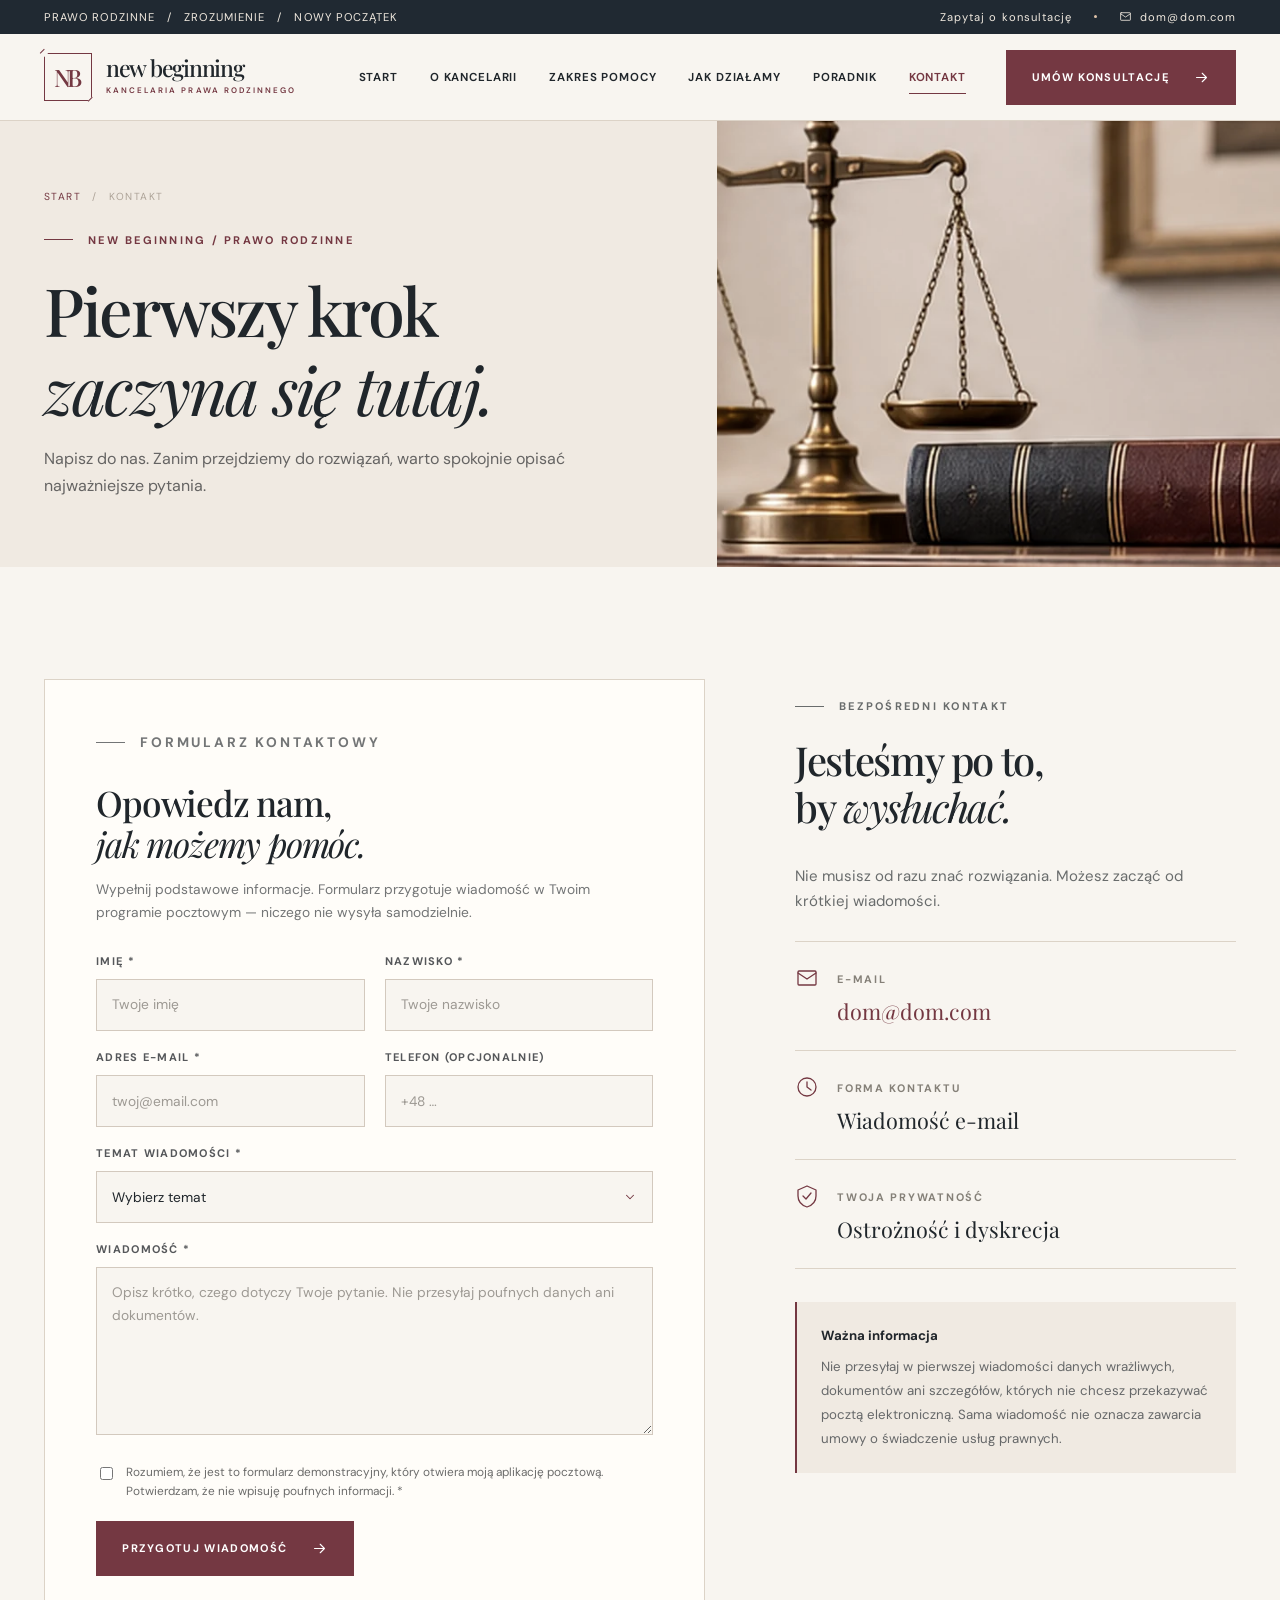
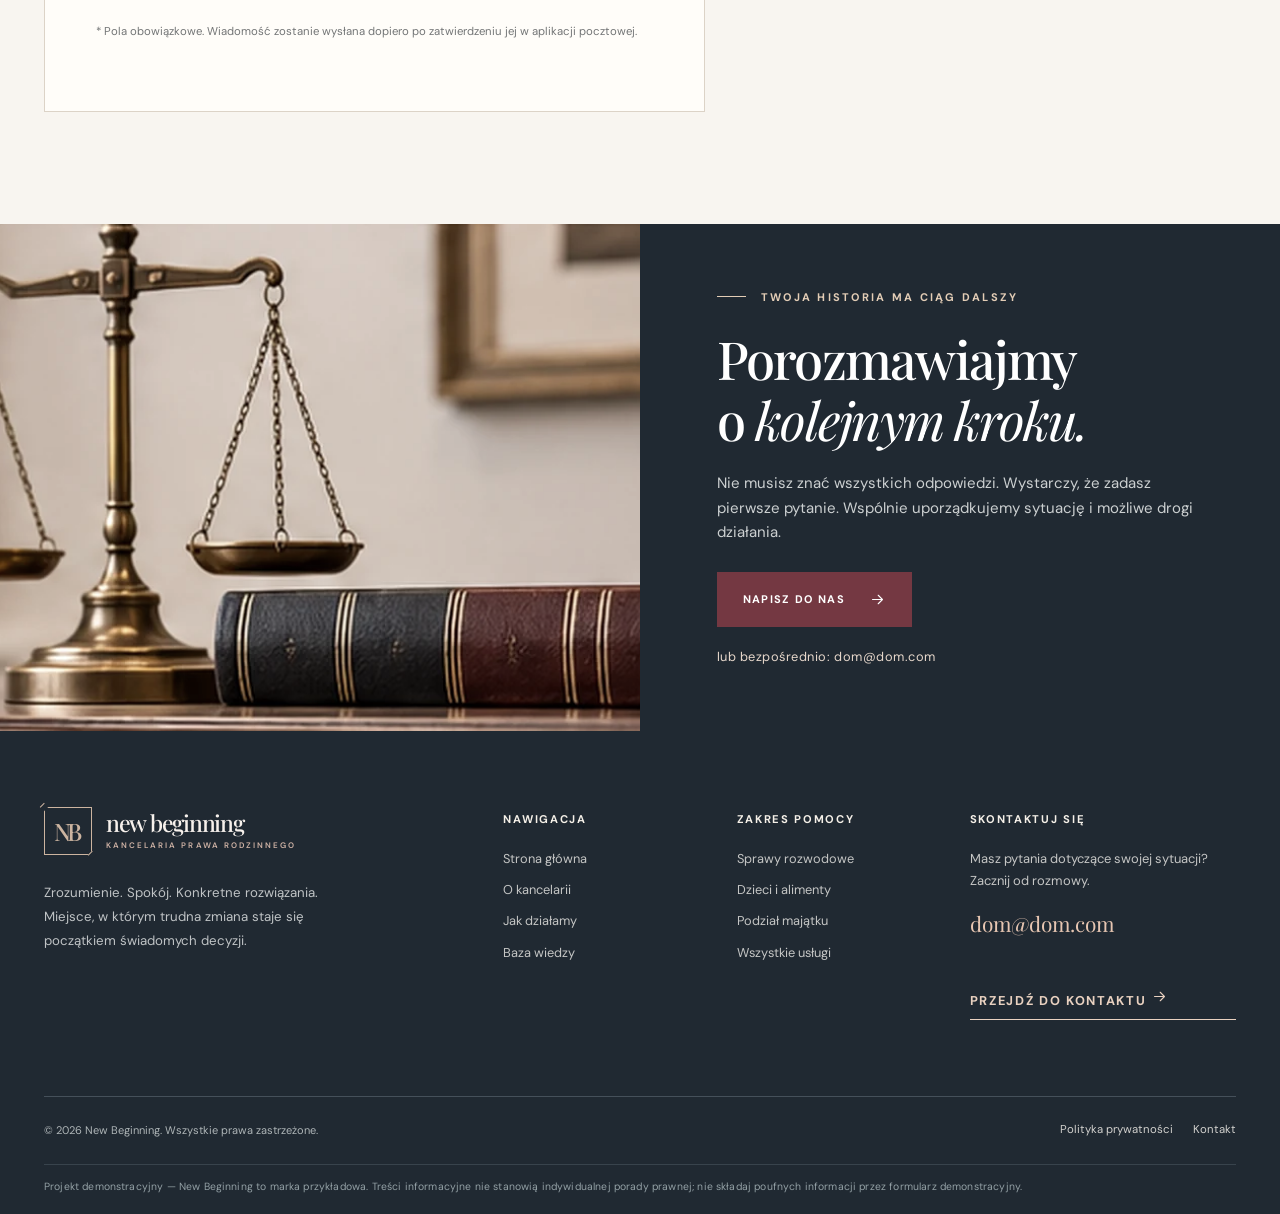
<file: kontakt.html>
<!doctype html><html lang="pl"><head><meta charset="utf-8"><meta name="viewport" content="width=device-width,initial-scale=1"><meta name="theme-color" content="#202932"><meta name="color-scheme" content="light"><meta name="description" content="Kontakt z New Beginning — napisz na dom@dom.com lub użyj formularza przygotowującego wiadomość e-mail."><meta property="og:type" content="website"><meta property="og:title" content="Kontakt | New Beginning"><meta property="og:description" content="Kontakt z New Beginning — napisz na dom@dom.com lub użyj formularza przygotowującego wiadomość e-mail."><meta property="og:image" content="assets/hero.webp"><meta property="og:locale" content="pl_PL"><title>Kontakt | New Beginning — Prawo rodzinne</title><link rel="icon" href="favicon.svg" type="image/svg+xml"><link rel="preconnect" href="https://fonts.googleapis.com"><link rel="preconnect" href="https://fonts.gstatic.com" crossorigin><link rel="stylesheet" href="assets/site.css"></head><body><a class="skip-link" href="#main">Przejdź do treści</a><div class="cursor-progress" aria-hidden="true"></div>
<div class="topbar"><div class="container topbar-inner"><span class="topbar-left">PRAWO RODZINNE &nbsp; / &nbsp; ZROZUMIENIE &nbsp; / &nbsp; NOWY POCZĄTEK</span><span class="topbar-right"><span>Zapytaj o konsultację</span><span class="dot"></span><a href="mailto:dom@dom.com"><svg class="" width="13" height="13" viewBox="0 0 24 24" fill="none" stroke="currentColor" stroke-width="1.55" stroke-linecap="round" stroke-linejoin="round" aria-hidden="true"><rect x="3" y="5" width="18" height="14" rx="1"/><path d="m3 7 9 6 9-6"/></svg> dom@dom.com</a></span></div></div>
<header class="site-header"><div class="container header-inner"><a class="brand " href="index.html" aria-label="New Beginning — strona główna"><span class="brand-mark" aria-hidden="true"><span>NB</span></span><span class="brand-wordmark"><span class="brand-title">new beginning</span><span class="brand-sub">kancelaria prawa rodzinnego</span></span></a><nav class="desktop-nav" aria-label="Nawigacja główna"><a href="index.html">Start</a><a href="o-kancelarii.html">O kancelarii</a><a href="uslugi.html">Zakres pomocy</a><a href="proces.html">Jak działamy</a><a href="wiedza.html">Poradnik</a><a href="kontakt.html" aria-current="page">Kontakt</a></nav><a class="button button-primary header-cta" href="kontakt.html">Umów konsultację<svg class="" width="20" height="20" viewBox="0 0 24 24" fill="none" stroke="currentColor" stroke-width="1.55" stroke-linecap="round" stroke-linejoin="round" aria-hidden="true"><path d="M5 12h14m-6-6 6 6-6 6"/></svg></a><button class="menu-toggle" aria-controls="mobile-nav" aria-expanded="false" aria-label="Otwórz menu"><svg class="" width="20" height="20" viewBox="0 0 24 24" fill="none" stroke="currentColor" stroke-width="1.55" stroke-linecap="round" stroke-linejoin="round" aria-hidden="true"><path d="M4 7h16M4 12h16M4 17h16"/></svg></button></div>
<nav class="mobile-nav" id="mobile-nav" aria-label="Nawigacja mobilna"><a href="index.html">Start</a><a href="o-kancelarii.html">O kancelarii</a><a href="uslugi.html">Zakres pomocy</a><a href="proces.html">Jak działamy</a><a href="wiedza.html">Poradnik</a><a href="kontakt.html" aria-current="page">Kontakt</a><a class="button button-primary" href="kontakt.html">Porozmawiajmy<svg class="" width="20" height="20" viewBox="0 0 24 24" fill="none" stroke="currentColor" stroke-width="1.55" stroke-linecap="round" stroke-linejoin="round" aria-hidden="true"><path d="M5 12h14m-6-6 6 6-6 6"/></svg></a></nav></header><main id="main"><section class="page-intro with-image"><div class="page-intro-copy"><div class="breadcrumbs"><a href="index.html">Start</a><span>/</span><span>Kontakt</span></div><p class="eyebrow">New Beginning / Prawo rodzinne</p><h1>Pierwszy krok<br><em class="serif-italic">zaczyna się tutaj.</em></h1><p>Napisz do nas. Zanim przejdziemy do rozwiązań, warto spokojnie opisać najważniejsze pytania.</p></div><div class="page-intro-image"><img src="assets/still-life.webp" alt="Eleganckie detale kancelarii i symbolika sprawiedliwości"></div></section><section class="section"><div class="container contact-layout"><div class="contact-form reveal"><p class="eyebrow">Formularz kontaktowy</p><h2>Opowiedz nam,<br><em class="serif-italic">jak możemy pomóc.</em></h2><p>Wypełnij podstawowe informacje. Formularz przygotuje wiadomość w Twoim programie pocztowym — niczego nie wysyła samodzielnie.</p><form id="contact-form"><div class="form-grid"><div class="field"><label for="firstName">Imię *</label><input id="firstName" name="firstName" type="text" autocomplete="given-name" placeholder="Twoje imię" required maxlength="90"></div><div class="field"><label for="lastName">Nazwisko *</label><input id="lastName" name="lastName" type="text" autocomplete="family-name" placeholder="Twoje nazwisko" required maxlength="90"></div><div class="field"><label for="email">Adres e-mail *</label><input id="email" name="email" type="email" autocomplete="email" placeholder="twoj@email.com" required maxlength="200"></div><div class="field"><label for="phone">Telefon (opcjonalnie)</label><input id="phone" name="phone" type="tel" autocomplete="tel" placeholder="+48 …" maxlength="32"></div><div class="field full"><label for="topic">Temat wiadomości *</label><select name="topic" id="topic" required><option value="" selected disabled>Wybierz temat</option><option>Rozwód / separacja</option><option>Dzieci i kontakty</option><option>Alimenty</option><option>Podział majątku</option><option>Mediacja</option><option>Inna sprawa</option></select></div><div class="field full"><label for="message">Wiadomość *</label><textarea id="message" name="message" required minlength="10" maxlength="2000" placeholder="Opisz krótko, czego dotyczy Twoje pytanie. Nie przesyłaj poufnych danych ani dokumentów."></textarea></div></div><label class="checkbox-line"><input type="checkbox" name="consent" required> <span>Rozumiem, że jest to formularz demonstracyjny, który otwiera moją aplikację pocztową. Potwierdzam, że nie wpisuję poufnych informacji. *</span></label><button class="button button-primary" type="submit">Przygotuj wiadomość <svg class="" width="20" height="20" viewBox="0 0 24 24" fill="none" stroke="currentColor" stroke-width="1.55" stroke-linecap="round" stroke-linejoin="round" aria-hidden="true"><path d="M5 12h14m-6-6 6 6-6 6"/></svg></button><p class="form-error" id="form-status" role="status" aria-live="polite"></p><p class="form-note">* Pola obowiązkowe. Wiadomość zostanie wysłana dopiero po zatwierdzeniu jej w aplikacji pocztowej.</p></form></div><aside class="contact-aside reveal"><p class="eyebrow">Bezpośredni kontakt</p><h2>Jesteśmy po to,<br>by <em class="serif-italic">wysłuchać.</em></h2><p>Nie musisz od razu znać rozwiązania. Możesz zacząć od krótkiej wiadomości.</p><div class="contact-detail"><svg class="" width="20" height="20" viewBox="0 0 24 24" fill="none" stroke="currentColor" stroke-width="1.55" stroke-linecap="round" stroke-linejoin="round" aria-hidden="true"><rect x="3" y="5" width="18" height="14" rx="1"/><path d="m3 7 9 6 9-6"/></svg><div><span>E-mail</span><strong><a href="mailto:dom@dom.com">dom@dom.com</a></strong></div></div><div class="contact-detail"><svg class="" width="20" height="20" viewBox="0 0 24 24" fill="none" stroke="currentColor" stroke-width="1.55" stroke-linecap="round" stroke-linejoin="round" aria-hidden="true"><circle cx="12" cy="12" r="9"/><path d="M12 7v5l4 3"/></svg><div><span>Forma kontaktu</span><strong>Wiadomość e-mail</strong></div></div><div class="contact-detail"><svg class="" width="20" height="20" viewBox="0 0 24 24" fill="none" stroke="currentColor" stroke-width="1.55" stroke-linecap="round" stroke-linejoin="round" aria-hidden="true"><path d="m12 2 9 4v6c0 5.7-3.5 9.2-9 11-5.5-1.8-9-5.3-9-11V6z"/><path d="m8 12 3 3 5-6"/></svg><div><span>Twoja prywatność</span><strong>Ostrożność i dyskrecja</strong></div></div><div class="contact-side-note"><strong>Ważna informacja</strong>Nie przesyłaj w pierwszej wiadomości danych wrażliwych, dokumentów ani szczegółów, których nie chcesz przekazywać pocztą elektroniczną. Sama wiadomość nie oznacza zawarcia umowy o świadczenie usług prawnych.</div></aside></div></section><section class="cta-panel"><div class="cta-picture"><img src="assets/still-life.webp" loading="lazy" alt="Klasyczna waga sprawiedliwości i tomy prawnicze"></div><div class="cta-copy"><p class="eyebrow eyebrow-light">Twoja historia ma ciąg dalszy</p><h2>Porozmawiajmy<br>o <em class="serif-italic">kolejnym kroku.</em></h2><p>Nie musisz znać wszystkich odpowiedzi. Wystarczy, że zadasz pierwsze pytanie. Wspólnie uporządkujemy sytuację i możliwe drogi działania.</p><a class="button button-primary" href="kontakt.html">Napisz do nas<svg class="" width="20" height="20" viewBox="0 0 24 24" fill="none" stroke="currentColor" stroke-width="1.55" stroke-linecap="round" stroke-linejoin="round" aria-hidden="true"><path d="M5 12h14m-6-6 6 6-6 6"/></svg></a><a class="cta-email" href="mailto:dom@dom.com">lub bezpośrednio: dom@dom.com</a></div></section></main><footer class="site-footer"><div class="container"><div class="footer-top"><div class="footer-brand"><a class="brand footer-logo" href="index.html" aria-label="New Beginning — strona główna"><span class="brand-mark" aria-hidden="true"><span>NB</span></span><span class="brand-wordmark"><span class="brand-title">new beginning</span><span class="brand-sub">kancelaria prawa rodzinnego</span></span></a><p class="footer-desc">Zrozumienie. Spokój. Konkretne rozwiązania. Miejsce, w którym trudna zmiana staje się początkiem świadomych decyzji.</p></div><div class="footer-col"><h4>Nawigacja</h4><a href="index.html">Strona główna</a><a href="o-kancelarii.html">O kancelarii</a><a href="proces.html">Jak działamy</a><a href="wiedza.html">Baza wiedzy</a></div><div class="footer-col"><h4>Zakres pomocy</h4><a href="rozwod.html">Sprawy rozwodowe</a><a href="dzieci-i-alimenty.html">Dzieci i alimenty</a><a href="podzial-majatku.html">Podział majątku</a><a href="uslugi.html">Wszystkie usługi</a></div><div class="footer-col"><h4>Skontaktuj się</h4><p>Masz pytania dotyczące swojej sytuacji? Zacznij od rozmowy.</p><a class="footer-email" href="mailto:dom@dom.com">dom@dom.com</a><br><a href="kontakt.html" class="text-link" style="color:#e9d1c0;margin-top:16px">Przejdź do kontaktu <svg class="" width="20" height="20" viewBox="0 0 24 24" fill="none" stroke="currentColor" stroke-width="1.55" stroke-linecap="round" stroke-linejoin="round" aria-hidden="true"><path d="M5 12h14m-6-6 6 6-6 6"/></svg></a></div></div><div class="footer-bottom"><span>© <span id="year">2026</span> New Beginning. Wszystkie prawa zastrzeżone.</span><div class="footer-bottom-right"><a href="polityka-prywatnosci.html">Polityka prywatności</a><a href="kontakt.html">Kontakt</a></div></div><div class="footer-disclaimer">Projekt demonstracyjny — New Beginning to marka przykładowa. Treści informacyjne nie stanowią indywidualnej porady prawnej; nie składaj poufnych informacji przez formularz demonstracyjny.</div></div></footer><button class="floating-top" type="button" aria-label="Wróć na górę"><svg class="" width="20" height="20" viewBox="0 0 24 24" fill="none" stroke="currentColor" stroke-width="1.55" stroke-linecap="round" stroke-linejoin="round" aria-hidden="true"><path d="M12 20V4m-7 7 7-7 7 7"/></svg></button><script src="assets/site.js" defer></script><script>document.getElementById('year').textContent=new Date().getFullYear()</script></body></html>
</file>
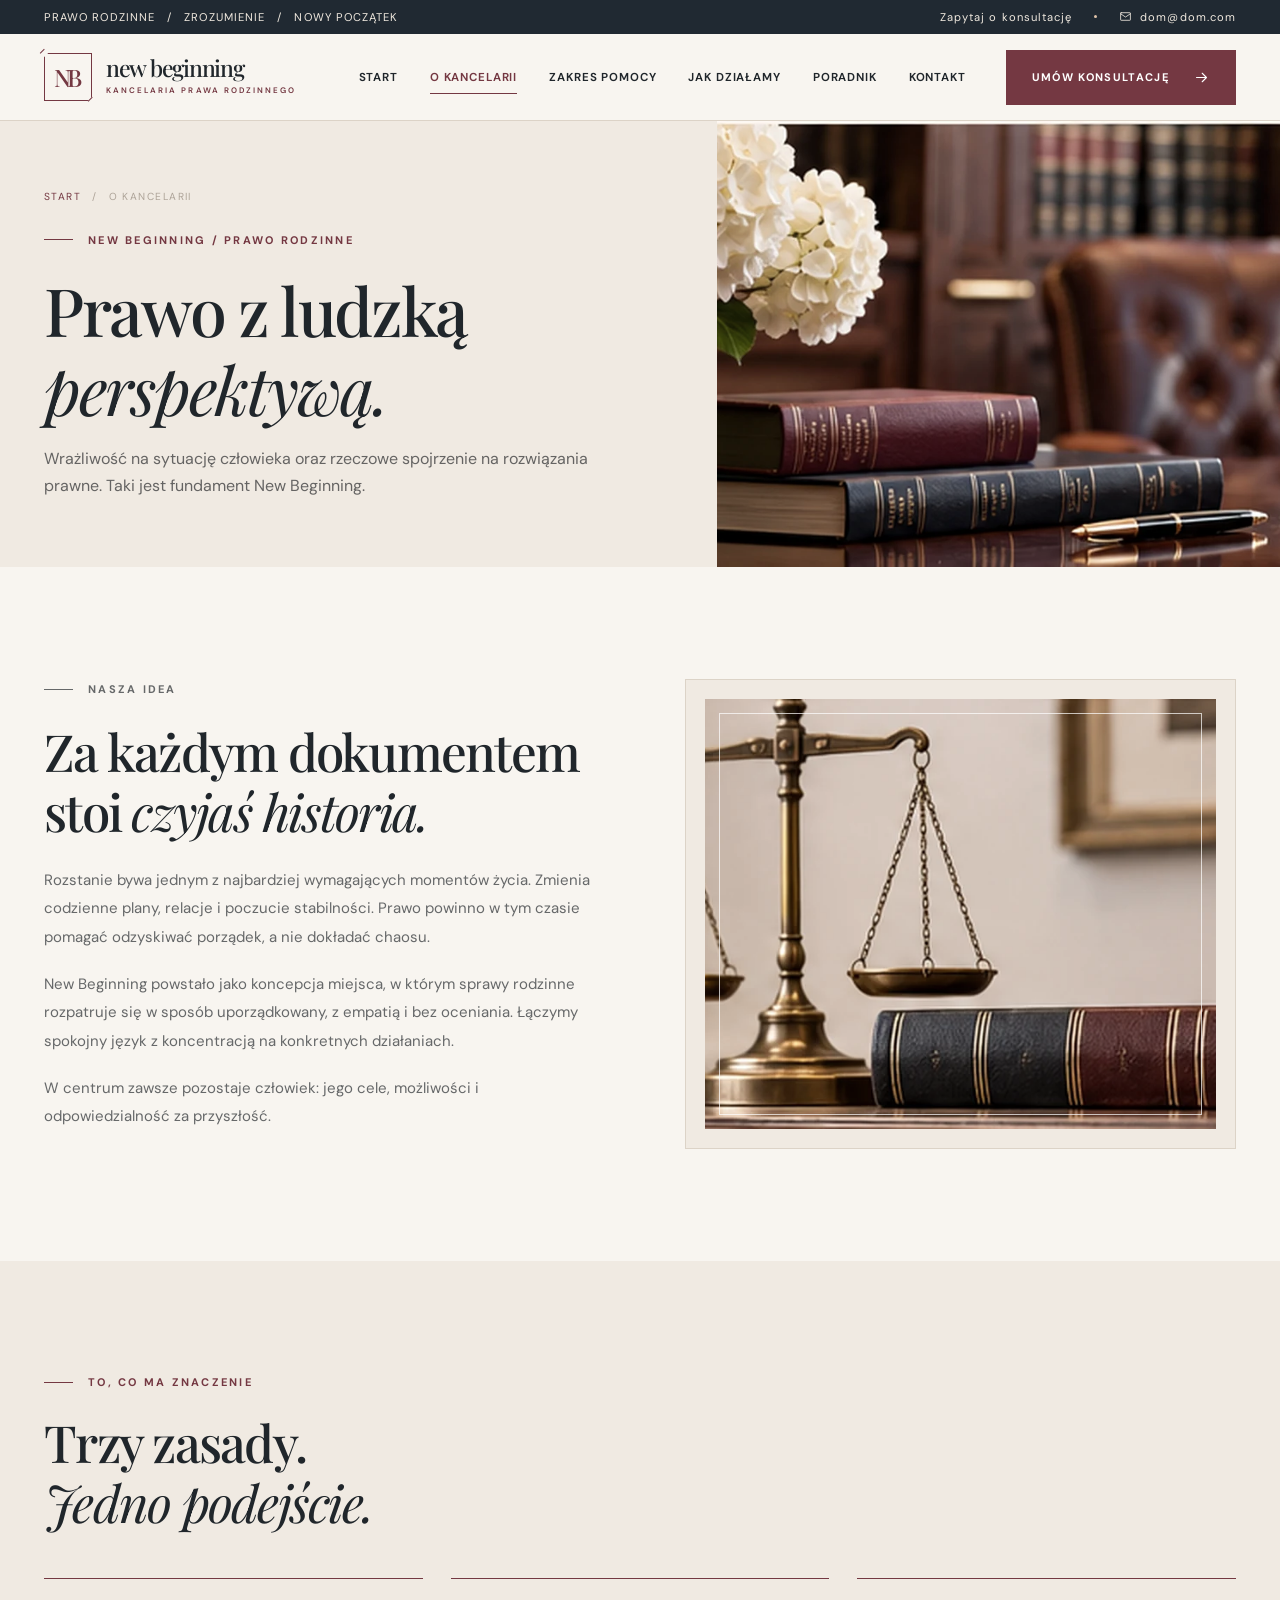
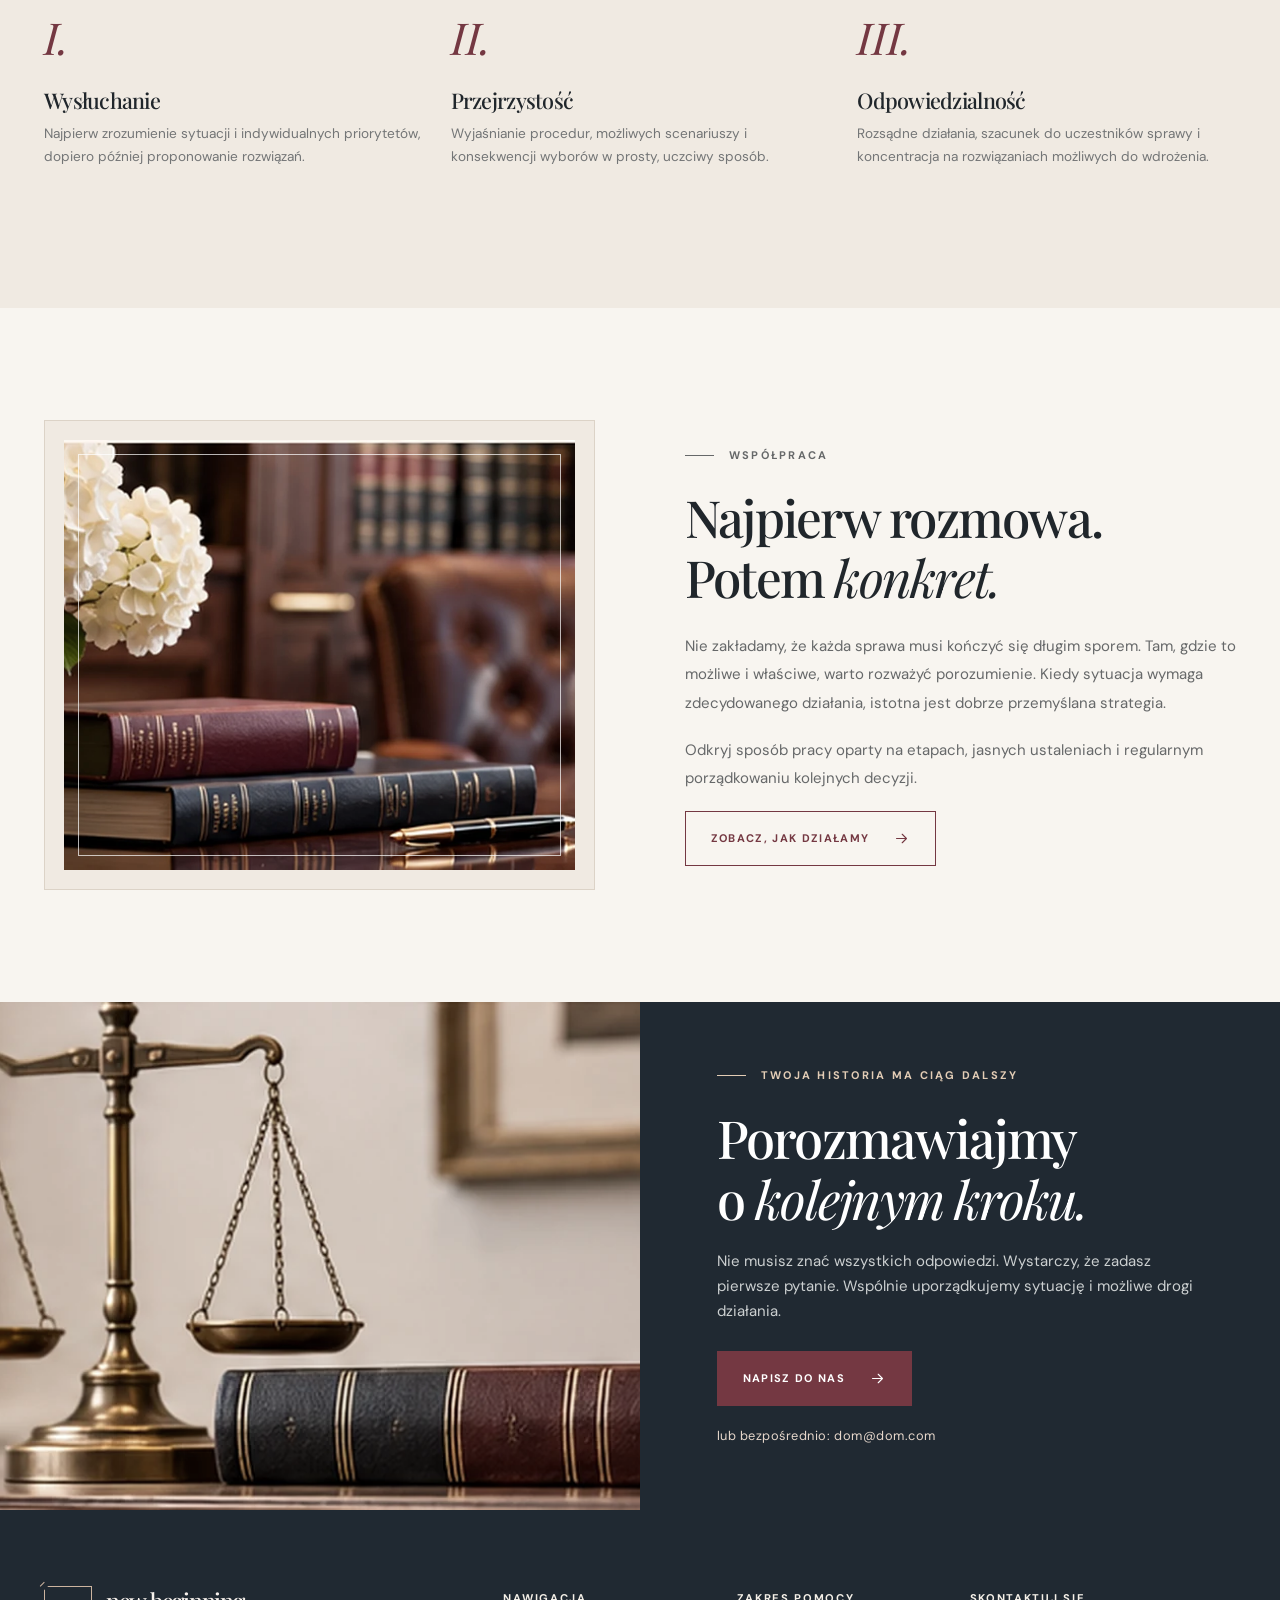
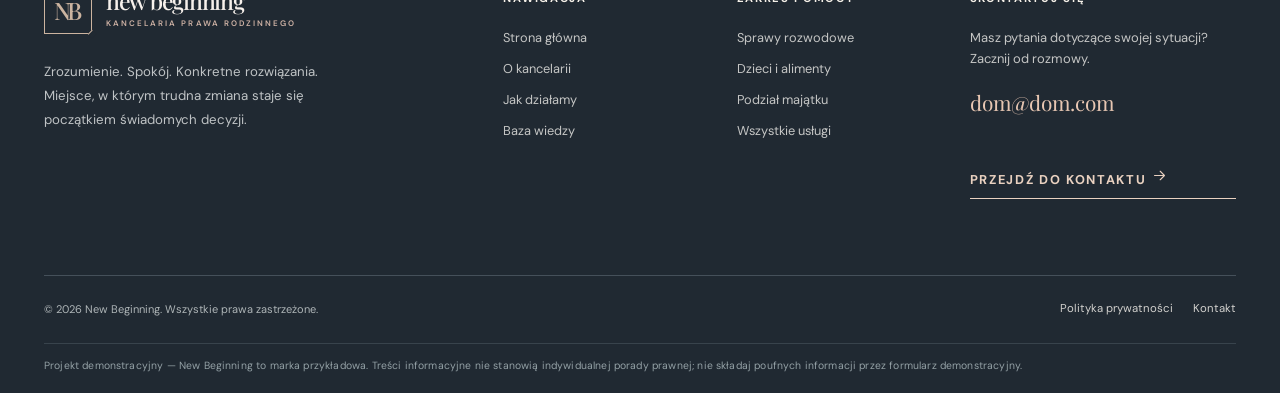
<file: o-kancelarii.html>
<!doctype html><html lang="pl"><head><meta charset="utf-8"><meta name="viewport" content="width=device-width,initial-scale=1"><meta name="theme-color" content="#202932"><meta name="color-scheme" content="light"><meta name="description" content="New Beginning — filozofia, wartości i podejście do spraw rozwodowych oraz rodzinnych."><meta property="og:type" content="website"><meta property="og:title" content="O kancelarii | New Beginning"><meta property="og:description" content="New Beginning — filozofia, wartości i podejście do spraw rozwodowych oraz rodzinnych."><meta property="og:image" content="assets/hero.webp"><meta property="og:locale" content="pl_PL"><title>O kancelarii | New Beginning — Prawo rodzinne</title><link rel="icon" href="favicon.svg" type="image/svg+xml"><link rel="preconnect" href="https://fonts.googleapis.com"><link rel="preconnect" href="https://fonts.gstatic.com" crossorigin><link rel="stylesheet" href="assets/site.css"></head><body><a class="skip-link" href="#main">Przejdź do treści</a><div class="cursor-progress" aria-hidden="true"></div>
<div class="topbar"><div class="container topbar-inner"><span class="topbar-left">PRAWO RODZINNE &nbsp; / &nbsp; ZROZUMIENIE &nbsp; / &nbsp; NOWY POCZĄTEK</span><span class="topbar-right"><span>Zapytaj o konsultację</span><span class="dot"></span><a href="mailto:dom@dom.com"><svg class="" width="13" height="13" viewBox="0 0 24 24" fill="none" stroke="currentColor" stroke-width="1.55" stroke-linecap="round" stroke-linejoin="round" aria-hidden="true"><rect x="3" y="5" width="18" height="14" rx="1"/><path d="m3 7 9 6 9-6"/></svg> dom@dom.com</a></span></div></div>
<header class="site-header"><div class="container header-inner"><a class="brand " href="index.html" aria-label="New Beginning — strona główna"><span class="brand-mark" aria-hidden="true"><span>NB</span></span><span class="brand-wordmark"><span class="brand-title">new beginning</span><span class="brand-sub">kancelaria prawa rodzinnego</span></span></a><nav class="desktop-nav" aria-label="Nawigacja główna"><a href="index.html">Start</a><a href="o-kancelarii.html" aria-current="page">O kancelarii</a><a href="uslugi.html">Zakres pomocy</a><a href="proces.html">Jak działamy</a><a href="wiedza.html">Poradnik</a><a href="kontakt.html">Kontakt</a></nav><a class="button button-primary header-cta" href="kontakt.html">Umów konsultację<svg class="" width="20" height="20" viewBox="0 0 24 24" fill="none" stroke="currentColor" stroke-width="1.55" stroke-linecap="round" stroke-linejoin="round" aria-hidden="true"><path d="M5 12h14m-6-6 6 6-6 6"/></svg></a><button class="menu-toggle" aria-controls="mobile-nav" aria-expanded="false" aria-label="Otwórz menu"><svg class="" width="20" height="20" viewBox="0 0 24 24" fill="none" stroke="currentColor" stroke-width="1.55" stroke-linecap="round" stroke-linejoin="round" aria-hidden="true"><path d="M4 7h16M4 12h16M4 17h16"/></svg></button></div>
<nav class="mobile-nav" id="mobile-nav" aria-label="Nawigacja mobilna"><a href="index.html">Start</a><a href="o-kancelarii.html" aria-current="page">O kancelarii</a><a href="uslugi.html">Zakres pomocy</a><a href="proces.html">Jak działamy</a><a href="wiedza.html">Poradnik</a><a href="kontakt.html">Kontakt</a><a class="button button-primary" href="kontakt.html">Porozmawiajmy<svg class="" width="20" height="20" viewBox="0 0 24 24" fill="none" stroke="currentColor" stroke-width="1.55" stroke-linecap="round" stroke-linejoin="round" aria-hidden="true"><path d="M5 12h14m-6-6 6 6-6 6"/></svg></a></nav></header><main id="main"><section class="page-intro with-image"><div class="page-intro-copy"><div class="breadcrumbs"><a href="index.html">Start</a><span>/</span><span>O kancelarii</span></div><p class="eyebrow">New Beginning / Prawo rodzinne</p><h1>Prawo z ludzką<br><em class="serif-italic">perspektywą.</em></h1><p>Wrażliwość na sytuację człowieka oraz rzeczowe spojrzenie na rozwiązania prawne. Taki jest fundament New Beginning.</p></div><div class="page-intro-image"><img src="assets/office.webp" alt="Eleganckie detale kancelarii i symbolika sprawiedliwości"></div></section><section class="section"><div class="container split-content"><div class="reveal"><p class="eyebrow">Nasza idea</p><h2>Za każdym dokumentem stoi <em class="serif-italic">czyjaś historia.</em></h2><p>Rozstanie bywa jednym z najbardziej wymagających momentów życia. Zmienia codzienne plany, relacje i poczucie stabilności. Prawo powinno w tym czasie pomagać odzyskiwać porządek, a nie dokładać chaosu.</p><p>New Beginning powstało jako koncepcja miejsca, w którym sprawy rodzinne rozpatruje się w sposób uporządkowany, z empatią i bez oceniania. Łączymy spokojny język z koncentracją na konkretnych działaniach.</p><p>W centrum zawsze pozostaje człowiek: jego cele, możliwości i odpowiedzialność za przyszłość.</p></div><div class="image-frame reveal"><img src="assets/still-life.webp" loading="lazy" alt="Waga sprawiedliwości jako symbol wyważonego podejścia"></div></div></section><section class="section bg-paper2"><div class="container"><div class="section-heading reveal"><div><p class="eyebrow">To, co ma znaczenie</p><h2>Trzy zasady.<br><em class="serif-italic">Jedno podejście.</em></h2></div></div><div class="stateless-grid"><div class="value-card reveal"><span class="value-number">I.</span><h3>Wysłuchanie</h3><p>Najpierw zrozumienie sytuacji i indywidualnych priorytetów, dopiero później proponowanie rozwiązań.</p></div><div class="value-card reveal reveal-delay-1"><span class="value-number">II.</span><h3>Przejrzystość</h3><p>Wyjaśnianie procedur, możliwych scenariuszy i konsekwencji wyborów w prosty, uczciwy sposób.</p></div><div class="value-card reveal reveal-delay-2"><span class="value-number">III.</span><h3>Odpowiedzialność</h3><p>Rozsądne działania, szacunek do uczestników sprawy i koncentracja na rozwiązaniach możliwych do wdrożenia.</p></div></div></div></section><section class="section"><div class="container split-content"><div class="image-frame reveal"><img src="assets/office.webp" loading="lazy" alt="Spokojna przestrzeń do rozmowy o ważnych sprawach"></div><div class="reveal"><p class="eyebrow">Współpraca</p><h2>Najpierw rozmowa.<br>Potem <em class="serif-italic">konkret.</em></h2><p>Nie zakładamy, że każda sprawa musi kończyć się długim sporem. Tam, gdzie to możliwe i właściwe, warto rozważyć porozumienie. Kiedy sytuacja wymaga zdecydowanego działania, istotna jest dobrze przemyślana strategia.</p><p>Odkryj sposób pracy oparty na etapach, jasnych ustaleniach i regularnym porządkowaniu kolejnych decyzji.</p><a class="button button-outline" href="proces.html">Zobacz, jak działamy<svg class="" width="20" height="20" viewBox="0 0 24 24" fill="none" stroke="currentColor" stroke-width="1.55" stroke-linecap="round" stroke-linejoin="round" aria-hidden="true"><path d="M5 12h14m-6-6 6 6-6 6"/></svg></a></div></div></section><section class="cta-panel"><div class="cta-picture"><img src="assets/still-life.webp" loading="lazy" alt="Klasyczna waga sprawiedliwości i tomy prawnicze"></div><div class="cta-copy"><p class="eyebrow eyebrow-light">Twoja historia ma ciąg dalszy</p><h2>Porozmawiajmy<br>o <em class="serif-italic">kolejnym kroku.</em></h2><p>Nie musisz znać wszystkich odpowiedzi. Wystarczy, że zadasz pierwsze pytanie. Wspólnie uporządkujemy sytuację i możliwe drogi działania.</p><a class="button button-primary" href="kontakt.html">Napisz do nas<svg class="" width="20" height="20" viewBox="0 0 24 24" fill="none" stroke="currentColor" stroke-width="1.55" stroke-linecap="round" stroke-linejoin="round" aria-hidden="true"><path d="M5 12h14m-6-6 6 6-6 6"/></svg></a><a class="cta-email" href="mailto:dom@dom.com">lub bezpośrednio: dom@dom.com</a></div></section></main><footer class="site-footer"><div class="container"><div class="footer-top"><div class="footer-brand"><a class="brand footer-logo" href="index.html" aria-label="New Beginning — strona główna"><span class="brand-mark" aria-hidden="true"><span>NB</span></span><span class="brand-wordmark"><span class="brand-title">new beginning</span><span class="brand-sub">kancelaria prawa rodzinnego</span></span></a><p class="footer-desc">Zrozumienie. Spokój. Konkretne rozwiązania. Miejsce, w którym trudna zmiana staje się początkiem świadomych decyzji.</p></div><div class="footer-col"><h4>Nawigacja</h4><a href="index.html">Strona główna</a><a href="o-kancelarii.html">O kancelarii</a><a href="proces.html">Jak działamy</a><a href="wiedza.html">Baza wiedzy</a></div><div class="footer-col"><h4>Zakres pomocy</h4><a href="rozwod.html">Sprawy rozwodowe</a><a href="dzieci-i-alimenty.html">Dzieci i alimenty</a><a href="podzial-majatku.html">Podział majątku</a><a href="uslugi.html">Wszystkie usługi</a></div><div class="footer-col"><h4>Skontaktuj się</h4><p>Masz pytania dotyczące swojej sytuacji? Zacznij od rozmowy.</p><a class="footer-email" href="mailto:dom@dom.com">dom@dom.com</a><br><a href="kontakt.html" class="text-link" style="color:#e9d1c0;margin-top:16px">Przejdź do kontaktu <svg class="" width="20" height="20" viewBox="0 0 24 24" fill="none" stroke="currentColor" stroke-width="1.55" stroke-linecap="round" stroke-linejoin="round" aria-hidden="true"><path d="M5 12h14m-6-6 6 6-6 6"/></svg></a></div></div><div class="footer-bottom"><span>© <span id="year">2026</span> New Beginning. Wszystkie prawa zastrzeżone.</span><div class="footer-bottom-right"><a href="polityka-prywatnosci.html">Polityka prywatności</a><a href="kontakt.html">Kontakt</a></div></div><div class="footer-disclaimer">Projekt demonstracyjny — New Beginning to marka przykładowa. Treści informacyjne nie stanowią indywidualnej porady prawnej; nie składaj poufnych informacji przez formularz demonstracyjny.</div></div></footer><button class="floating-top" type="button" aria-label="Wróć na górę"><svg class="" width="20" height="20" viewBox="0 0 24 24" fill="none" stroke="currentColor" stroke-width="1.55" stroke-linecap="round" stroke-linejoin="round" aria-hidden="true"><path d="M12 20V4m-7 7 7-7 7 7"/></svg></button><script src="assets/site.js" defer></script><script>document.getElementById('year').textContent=new Date().getFullYear()</script></body></html>
</file>
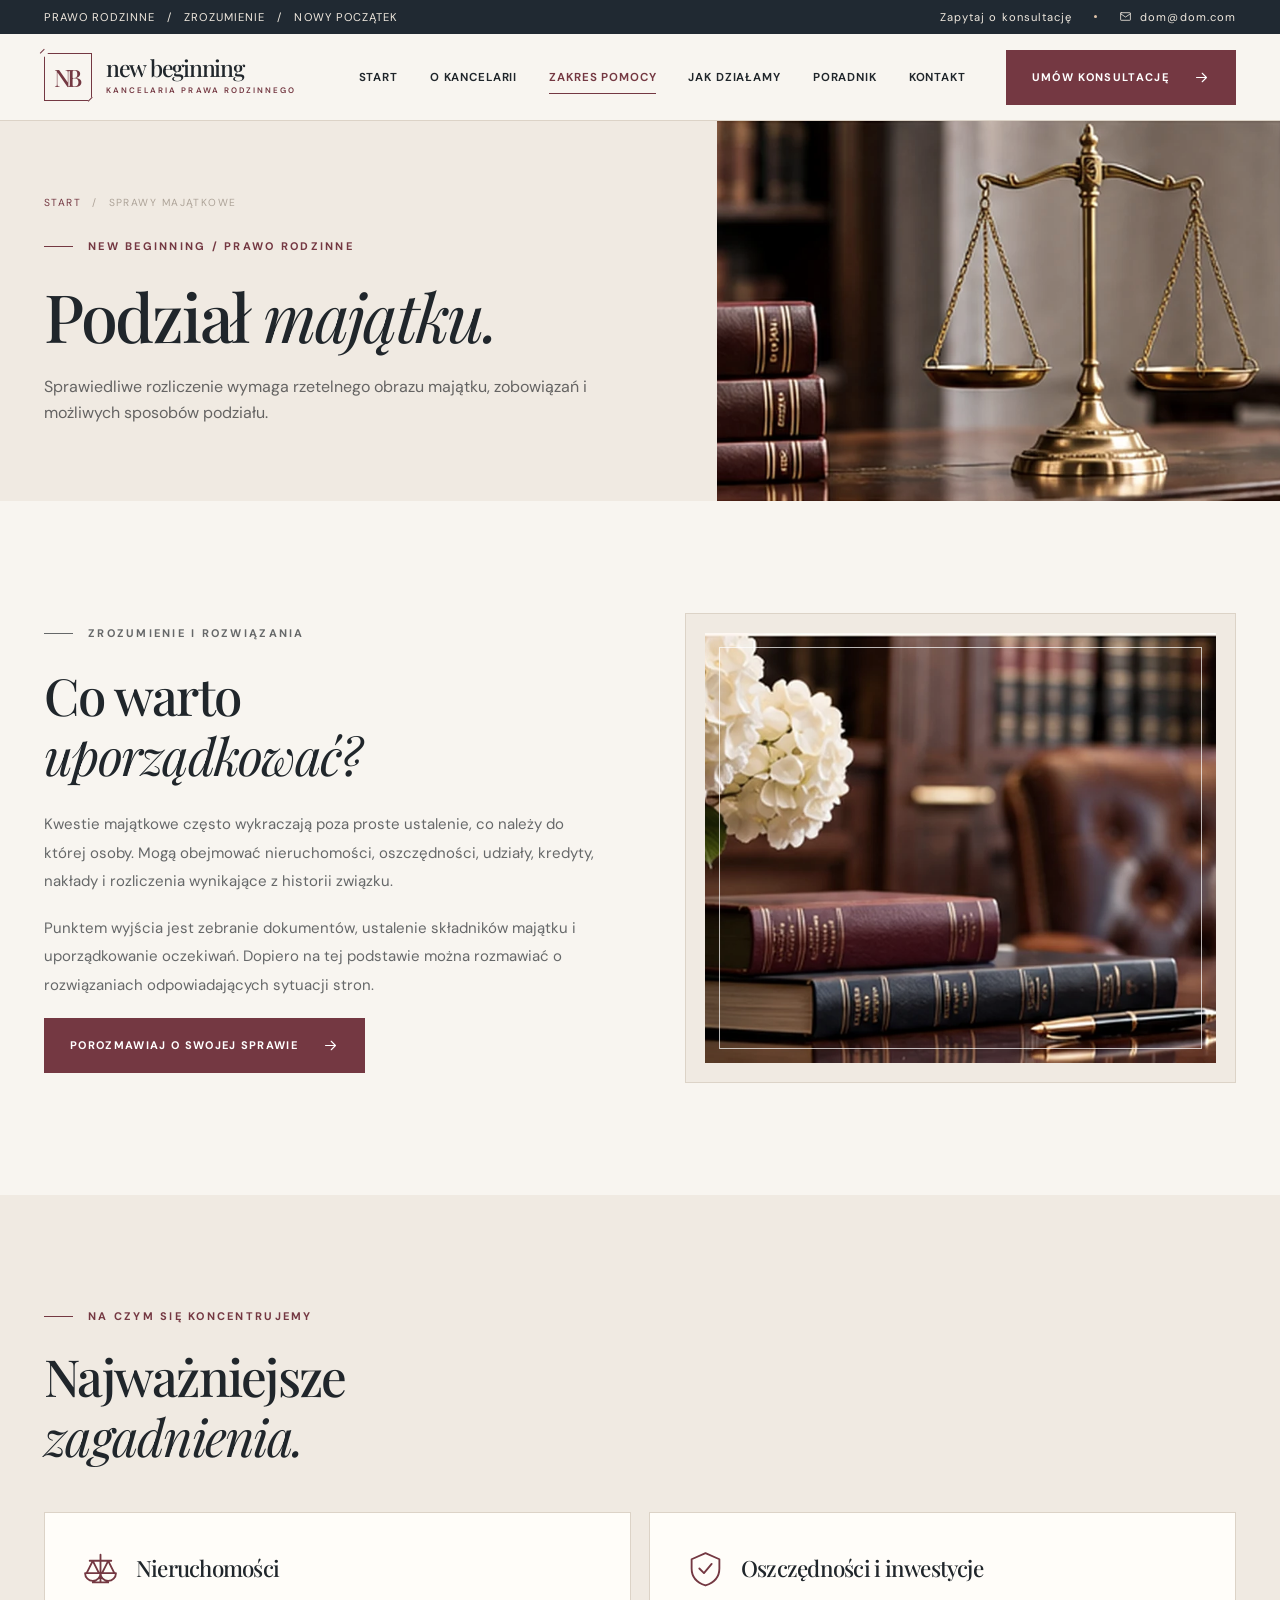
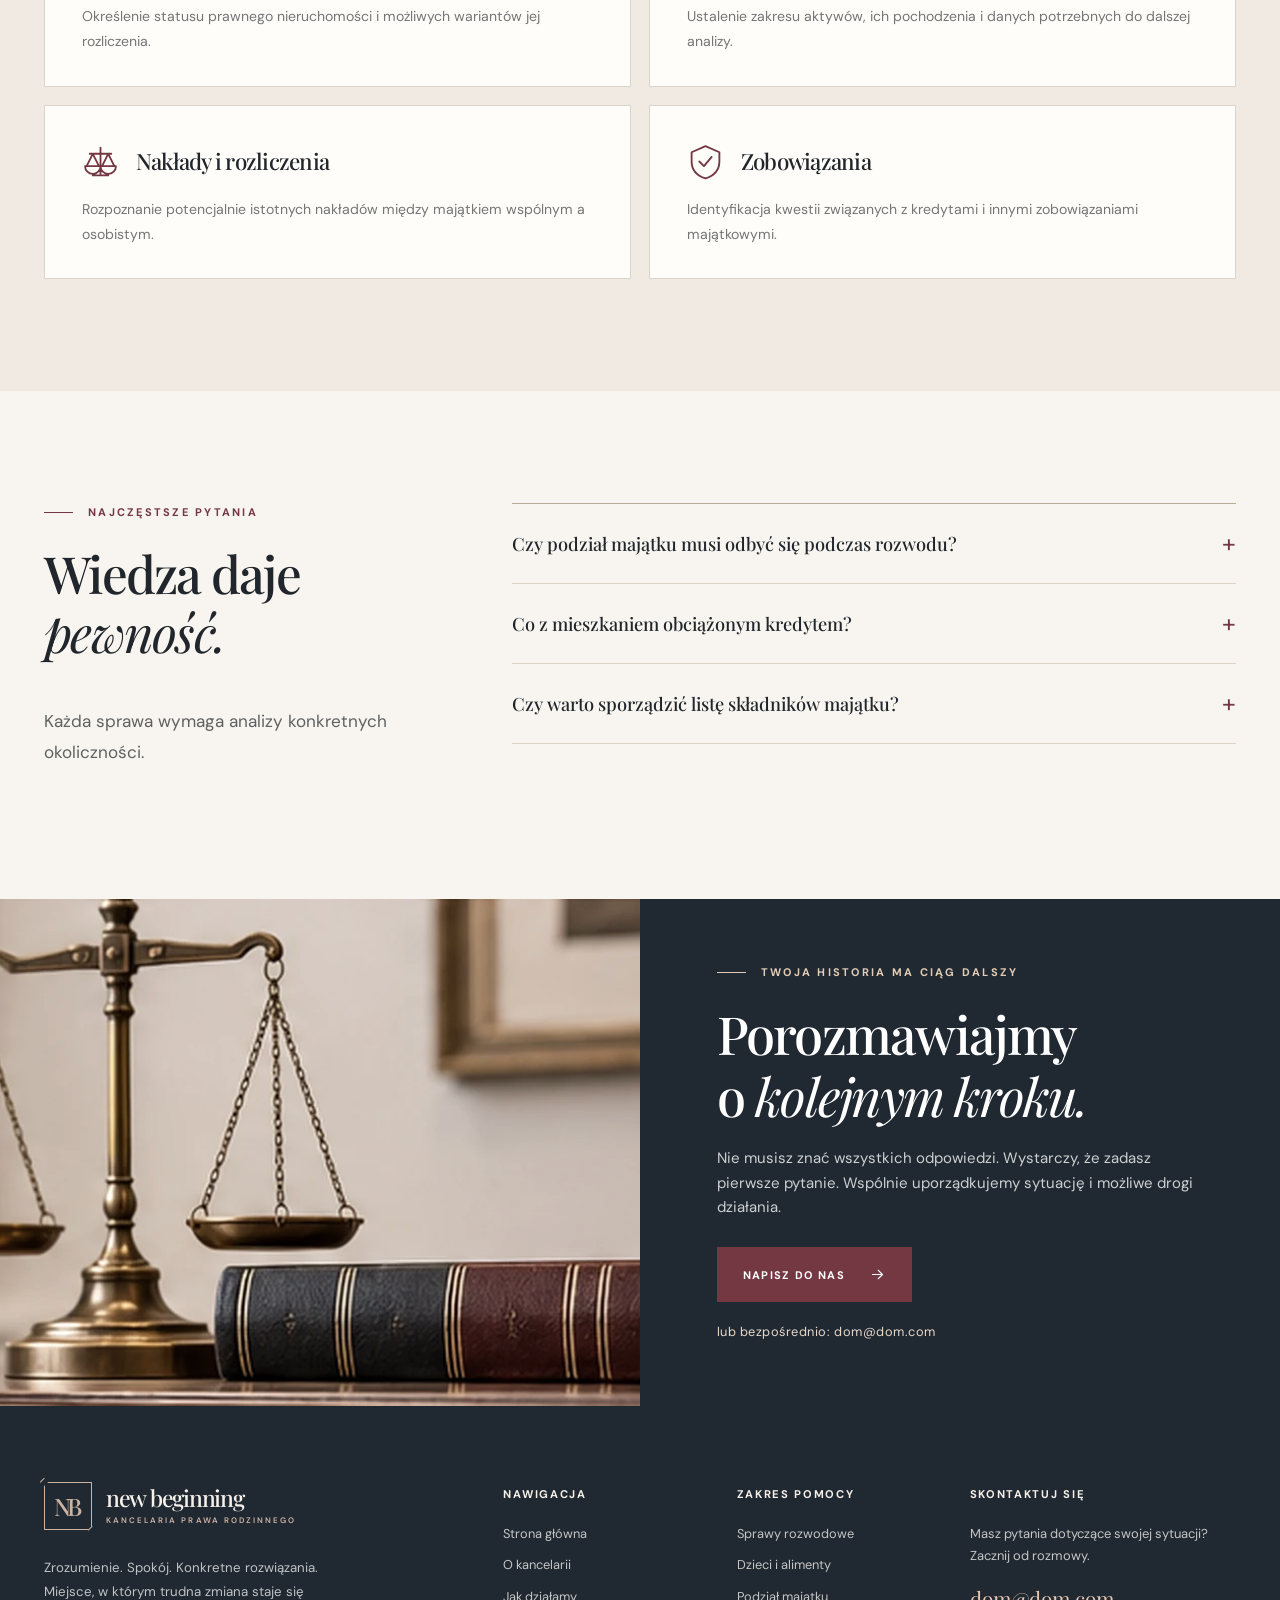
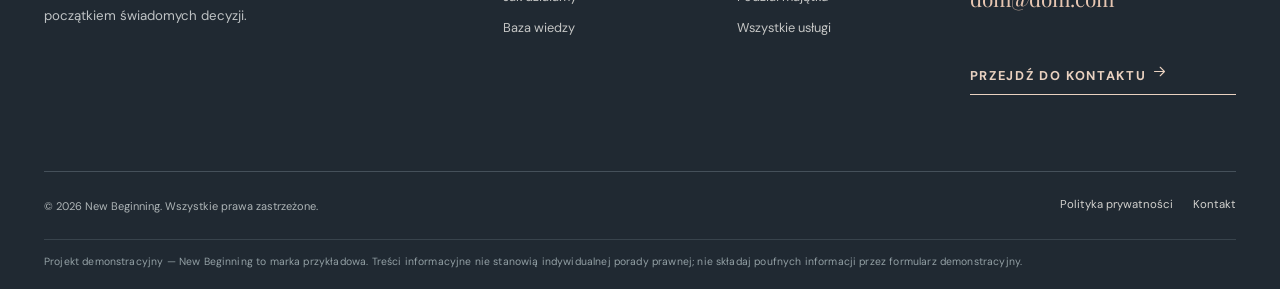
<file: podzial-majatku.html>
<!doctype html><html lang="pl"><head><meta charset="utf-8"><meta name="viewport" content="width=device-width,initial-scale=1"><meta name="theme-color" content="#202932"><meta name="color-scheme" content="light"><meta name="description" content="Sprawiedliwe rozliczenie wymaga rzetelnego obrazu majątku, zobowiązań i możliwych sposobów podziału."><meta property="og:type" content="website"><meta property="og:title" content="Sprawy majątkowe | New Beginning"><meta property="og:description" content="Sprawiedliwe rozliczenie wymaga rzetelnego obrazu majątku, zobowiązań i możliwych sposobów podziału."><meta property="og:image" content="assets/hero.webp"><meta property="og:locale" content="pl_PL"><title>Sprawy majątkowe | New Beginning — Prawo rodzinne</title><link rel="icon" href="favicon.svg" type="image/svg+xml"><link rel="preconnect" href="https://fonts.googleapis.com"><link rel="preconnect" href="https://fonts.gstatic.com" crossorigin><link rel="stylesheet" href="assets/site.css"></head><body><a class="skip-link" href="#main">Przejdź do treści</a><div class="cursor-progress" aria-hidden="true"></div>
<div class="topbar"><div class="container topbar-inner"><span class="topbar-left">PRAWO RODZINNE &nbsp; / &nbsp; ZROZUMIENIE &nbsp; / &nbsp; NOWY POCZĄTEK</span><span class="topbar-right"><span>Zapytaj o konsultację</span><span class="dot"></span><a href="mailto:dom@dom.com"><svg class="" width="13" height="13" viewBox="0 0 24 24" fill="none" stroke="currentColor" stroke-width="1.55" stroke-linecap="round" stroke-linejoin="round" aria-hidden="true"><rect x="3" y="5" width="18" height="14" rx="1"/><path d="m3 7 9 6 9-6"/></svg> dom@dom.com</a></span></div></div>
<header class="site-header"><div class="container header-inner"><a class="brand " href="index.html" aria-label="New Beginning — strona główna"><span class="brand-mark" aria-hidden="true"><span>NB</span></span><span class="brand-wordmark"><span class="brand-title">new beginning</span><span class="brand-sub">kancelaria prawa rodzinnego</span></span></a><nav class="desktop-nav" aria-label="Nawigacja główna"><a href="index.html">Start</a><a href="o-kancelarii.html">O kancelarii</a><a href="uslugi.html" aria-current="page">Zakres pomocy</a><a href="proces.html">Jak działamy</a><a href="wiedza.html">Poradnik</a><a href="kontakt.html">Kontakt</a></nav><a class="button button-primary header-cta" href="kontakt.html">Umów konsultację<svg class="" width="20" height="20" viewBox="0 0 24 24" fill="none" stroke="currentColor" stroke-width="1.55" stroke-linecap="round" stroke-linejoin="round" aria-hidden="true"><path d="M5 12h14m-6-6 6 6-6 6"/></svg></a><button class="menu-toggle" aria-controls="mobile-nav" aria-expanded="false" aria-label="Otwórz menu"><svg class="" width="20" height="20" viewBox="0 0 24 24" fill="none" stroke="currentColor" stroke-width="1.55" stroke-linecap="round" stroke-linejoin="round" aria-hidden="true"><path d="M4 7h16M4 12h16M4 17h16"/></svg></button></div>
<nav class="mobile-nav" id="mobile-nav" aria-label="Nawigacja mobilna"><a href="index.html">Start</a><a href="o-kancelarii.html">O kancelarii</a><a href="uslugi.html" aria-current="page">Zakres pomocy</a><a href="proces.html">Jak działamy</a><a href="wiedza.html">Poradnik</a><a href="kontakt.html">Kontakt</a><a class="button button-primary" href="kontakt.html">Porozmawiajmy<svg class="" width="20" height="20" viewBox="0 0 24 24" fill="none" stroke="currentColor" stroke-width="1.55" stroke-linecap="round" stroke-linejoin="round" aria-hidden="true"><path d="M5 12h14m-6-6 6 6-6 6"/></svg></a></nav></header><main id="main"><section class="page-intro with-image"><div class="page-intro-copy"><div class="breadcrumbs"><a href="index.html">Start</a><span>/</span><span>Sprawy majątkowe</span></div><p class="eyebrow">New Beginning / Prawo rodzinne</p><h1>Podział <em class="serif-italic">majątku.</em></h1><p>Sprawiedliwe rozliczenie wymaga rzetelnego obrazu majątku, zobowiązań i możliwych sposobów podziału.</p></div><div class="page-intro-image"><img src="assets/consultation.webp" alt="Eleganckie detale kancelarii i symbolika sprawiedliwości"></div></section><section class="section"><div class="container split-content"><div class="reveal"><p class="eyebrow">Zrozumienie i rozwiązania</p><h2>Co warto<br><em class="serif-italic">uporządkować?</em></h2><p>Kwestie majątkowe często wykraczają poza proste ustalenie, co należy do której osoby. Mogą obejmować nieruchomości, oszczędności, udziały, kredyty, nakłady i rozliczenia wynikające z historii związku.</p><p>Punktem wyjścia jest zebranie dokumentów, ustalenie składników majątku i uporządkowanie oczekiwań. Dopiero na tej podstawie można rozmawiać o rozwiązaniach odpowiadających sytuacji stron.</p><a class="button button-primary" href="kontakt.html">Porozmawiaj o swojej sprawie<svg class="" width="20" height="20" viewBox="0 0 24 24" fill="none" stroke="currentColor" stroke-width="1.55" stroke-linecap="round" stroke-linejoin="round" aria-hidden="true"><path d="M5 12h14m-6-6 6 6-6 6"/></svg></a></div><div class="image-frame reveal"><img src="assets/office.webp" loading="lazy" alt="Książki prawnicze i elegancka przestrzeń do rozmowy"></div></div></section><section class="section bg-paper2"><div class="container"><div class="section-heading"><div><p class="eyebrow">Na czym się koncentrujemy</p><h2>Najważniejsze<br><em class="serif-italic">zagadnienia.</em></h2></div></div><div class="details-grid"><div class="detail-box reveal"><div class="detail-head"><svg class="" width="20" height="20" viewBox="0 0 24 24" fill="none" stroke="currentColor" stroke-width="1.55" stroke-linecap="round" stroke-linejoin="round" aria-hidden="true"><path d="M12 3v18M7 21h10M5 7h14M7 7 3 15m4-8 4 8M17 7l-4 8m4-8 4 8M2 15h10m0 0a5 5 0 0 1-10 0m10 0h10m0 0a5 5 0 0 1-10 0"/></svg><h3>Nieruchomości</h3></div><p>Określenie statusu prawnego nieruchomości i możliwych wariantów jej rozliczenia.</p></div><div class="detail-box reveal"><div class="detail-head"><svg class="" width="20" height="20" viewBox="0 0 24 24" fill="none" stroke="currentColor" stroke-width="1.55" stroke-linecap="round" stroke-linejoin="round" aria-hidden="true"><path d="m12 2 9 4v6c0 5.7-3.5 9.2-9 11-5.5-1.8-9-5.3-9-11V6z"/><path d="m8 12 3 3 5-6"/></svg><h3>Oszczędności i inwestycje</h3></div><p>Ustalenie zakresu aktywów, ich pochodzenia i danych potrzebnych do dalszej analizy.</p></div><div class="detail-box reveal"><div class="detail-head"><svg class="" width="20" height="20" viewBox="0 0 24 24" fill="none" stroke="currentColor" stroke-width="1.55" stroke-linecap="round" stroke-linejoin="round" aria-hidden="true"><path d="M12 3v18M7 21h10M5 7h14M7 7 3 15m4-8 4 8M17 7l-4 8m4-8 4 8M2 15h10m0 0a5 5 0 0 1-10 0m10 0h10m0 0a5 5 0 0 1-10 0"/></svg><h3>Nakłady i rozliczenia</h3></div><p>Rozpoznanie potencjalnie istotnych nakładów między majątkiem wspólnym a osobistym.</p></div><div class="detail-box reveal"><div class="detail-head"><svg class="" width="20" height="20" viewBox="0 0 24 24" fill="none" stroke="currentColor" stroke-width="1.55" stroke-linecap="round" stroke-linejoin="round" aria-hidden="true"><path d="m12 2 9 4v6c0 5.7-3.5 9.2-9 11-5.5-1.8-9-5.3-9-11V6z"/><path d="m8 12 3 3 5-6"/></svg><h3>Zobowiązania</h3></div><p>Identyfikacja kwestii związanych z kredytami i innymi zobowiązaniami majątkowymi.</p></div></div></div></section><section class="section"><div class="container faq-grid"><div><p class="eyebrow">Najczęstsze pytania</p><h2>Wiedza daje<br><em class="serif-italic">pewność.</em></h2><p class="lead">Każda sprawa wymaga analizy konkretnych okoliczności.</p></div><div class="faq-stack"><details class="faq"><summary>Czy podział majątku musi odbyć się podczas rozwodu?</summary><p>Nie zawsze. Podział majątku wspólnego może być przedmiotem odrębnego postępowania lub określonych uzgodnień stron, zależnie od sytuacji prawnej i faktycznej.</p></details><details class="faq"><summary>Co z mieszkaniem obciążonym kredytem?</summary><p>Wymaga to osobnej analizy praw do nieruchomości oraz zobowiązań wobec banku. Sam podział majątku nie musi oznaczać zmiany obowiązków kredytowych wobec banku.</p></details><details class="faq"><summary>Czy warto sporządzić listę składników majątku?</summary><p>Tak. Zestawienie nieruchomości, rachunków, pojazdów, udziałów, długów i dokumentów może istotnie ułatwić omówienie sprawy.</p></details></div></div></section><section class="cta-panel"><div class="cta-picture"><img src="assets/still-life.webp" loading="lazy" alt="Klasyczna waga sprawiedliwości i tomy prawnicze"></div><div class="cta-copy"><p class="eyebrow eyebrow-light">Twoja historia ma ciąg dalszy</p><h2>Porozmawiajmy<br>o <em class="serif-italic">kolejnym kroku.</em></h2><p>Nie musisz znać wszystkich odpowiedzi. Wystarczy, że zadasz pierwsze pytanie. Wspólnie uporządkujemy sytuację i możliwe drogi działania.</p><a class="button button-primary" href="kontakt.html">Napisz do nas<svg class="" width="20" height="20" viewBox="0 0 24 24" fill="none" stroke="currentColor" stroke-width="1.55" stroke-linecap="round" stroke-linejoin="round" aria-hidden="true"><path d="M5 12h14m-6-6 6 6-6 6"/></svg></a><a class="cta-email" href="mailto:dom@dom.com">lub bezpośrednio: dom@dom.com</a></div></section></main><footer class="site-footer"><div class="container"><div class="footer-top"><div class="footer-brand"><a class="brand footer-logo" href="index.html" aria-label="New Beginning — strona główna"><span class="brand-mark" aria-hidden="true"><span>NB</span></span><span class="brand-wordmark"><span class="brand-title">new beginning</span><span class="brand-sub">kancelaria prawa rodzinnego</span></span></a><p class="footer-desc">Zrozumienie. Spokój. Konkretne rozwiązania. Miejsce, w którym trudna zmiana staje się początkiem świadomych decyzji.</p></div><div class="footer-col"><h4>Nawigacja</h4><a href="index.html">Strona główna</a><a href="o-kancelarii.html">O kancelarii</a><a href="proces.html">Jak działamy</a><a href="wiedza.html">Baza wiedzy</a></div><div class="footer-col"><h4>Zakres pomocy</h4><a href="rozwod.html">Sprawy rozwodowe</a><a href="dzieci-i-alimenty.html">Dzieci i alimenty</a><a href="podzial-majatku.html">Podział majątku</a><a href="uslugi.html">Wszystkie usługi</a></div><div class="footer-col"><h4>Skontaktuj się</h4><p>Masz pytania dotyczące swojej sytuacji? Zacznij od rozmowy.</p><a class="footer-email" href="mailto:dom@dom.com">dom@dom.com</a><br><a href="kontakt.html" class="text-link" style="color:#e9d1c0;margin-top:16px">Przejdź do kontaktu <svg class="" width="20" height="20" viewBox="0 0 24 24" fill="none" stroke="currentColor" stroke-width="1.55" stroke-linecap="round" stroke-linejoin="round" aria-hidden="true"><path d="M5 12h14m-6-6 6 6-6 6"/></svg></a></div></div><div class="footer-bottom"><span>© <span id="year">2026</span> New Beginning. Wszystkie prawa zastrzeżone.</span><div class="footer-bottom-right"><a href="polityka-prywatnosci.html">Polityka prywatności</a><a href="kontakt.html">Kontakt</a></div></div><div class="footer-disclaimer">Projekt demonstracyjny — New Beginning to marka przykładowa. Treści informacyjne nie stanowią indywidualnej porady prawnej; nie składaj poufnych informacji przez formularz demonstracyjny.</div></div></footer><button class="floating-top" type="button" aria-label="Wróć na górę"><svg class="" width="20" height="20" viewBox="0 0 24 24" fill="none" stroke="currentColor" stroke-width="1.55" stroke-linecap="round" stroke-linejoin="round" aria-hidden="true"><path d="M12 20V4m-7 7 7-7 7 7"/></svg></button><script src="assets/site.js" defer></script><script>document.getElementById('year').textContent=new Date().getFullYear()</script></body></html>
</file>
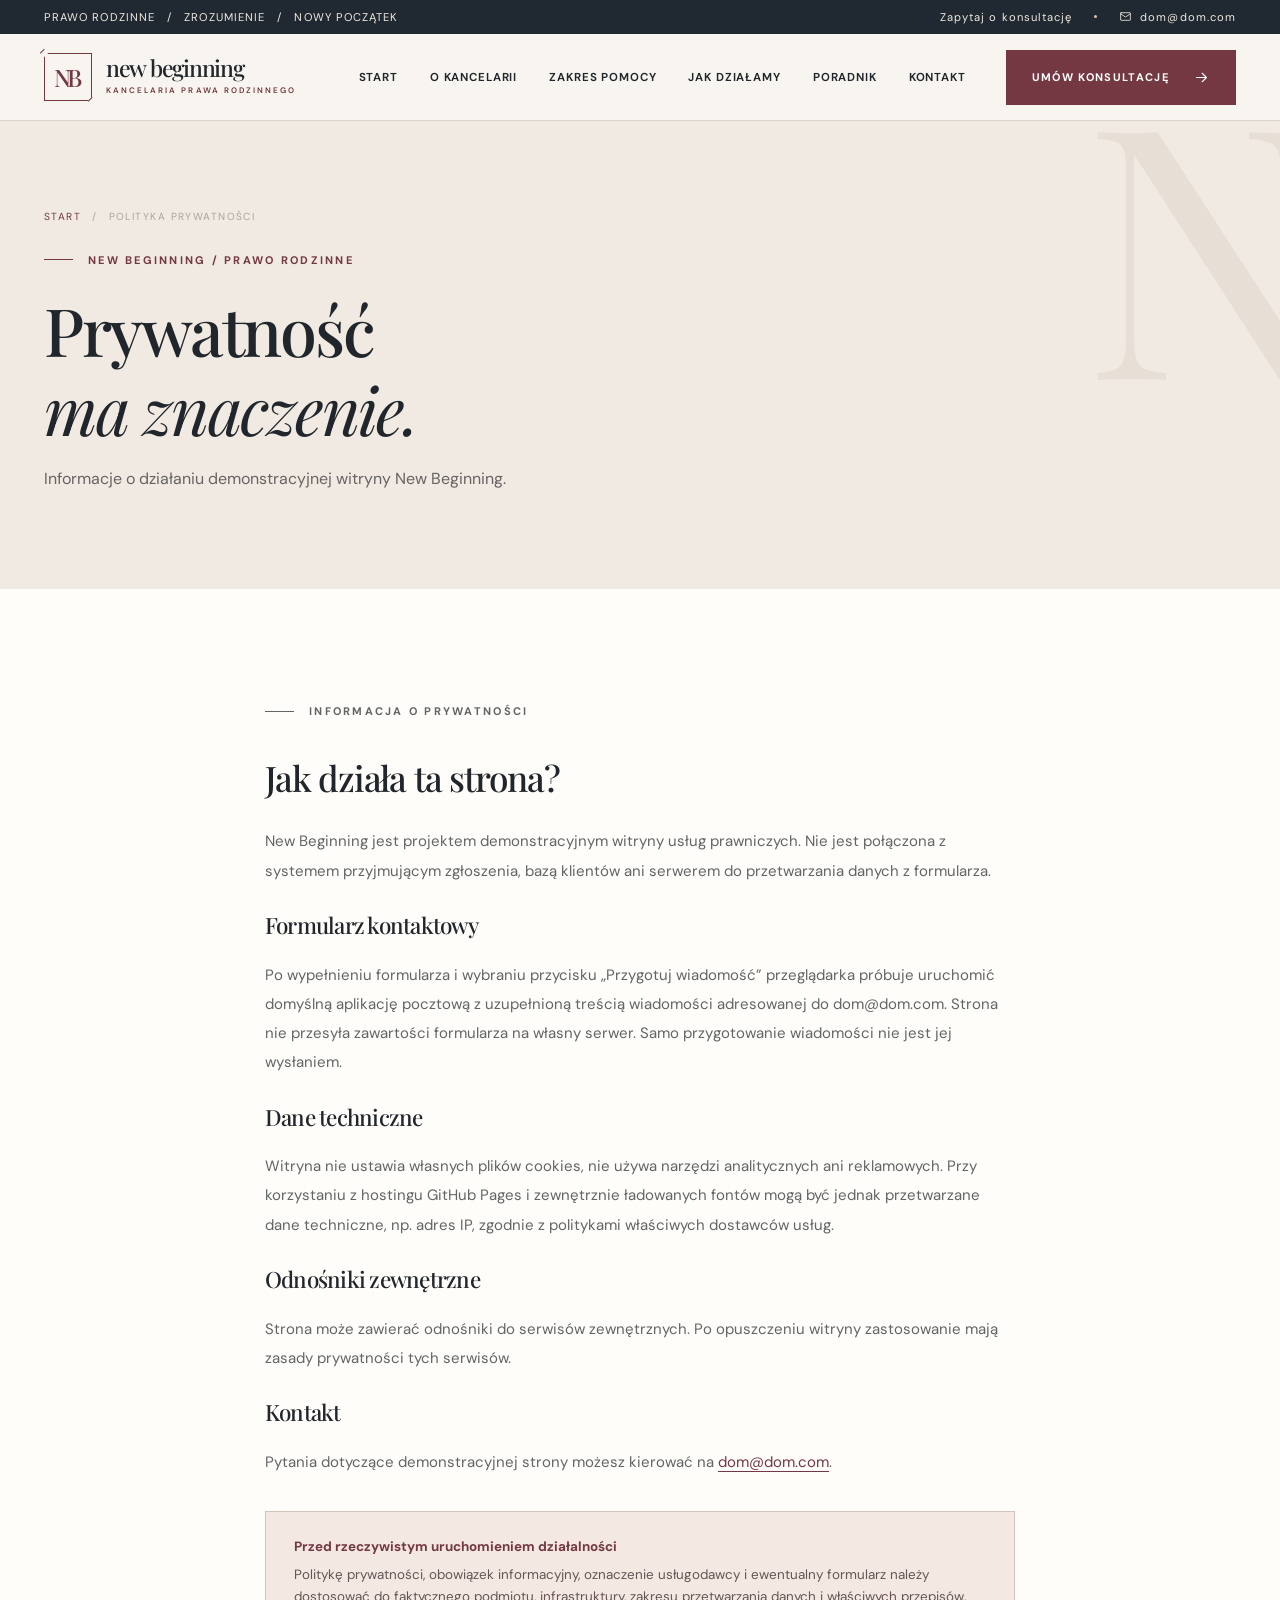
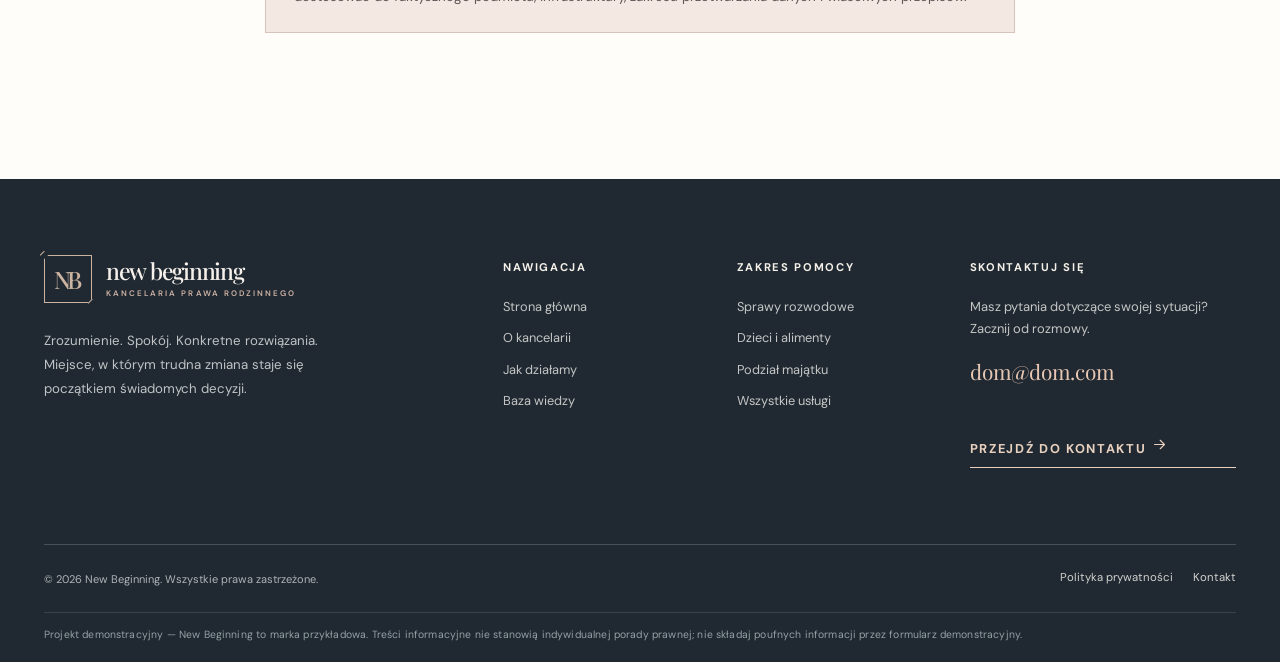
<file: polityka-prywatnosci.html>
<!doctype html><html lang="pl"><head><meta charset="utf-8"><meta name="viewport" content="width=device-width,initial-scale=1"><meta name="theme-color" content="#202932"><meta name="color-scheme" content="light"><meta name="description" content="Prywatność i sposób działania formularza demonstracyjnej strony New Beginning."><meta property="og:type" content="website"><meta property="og:title" content="Polityka prywatności | New Beginning"><meta property="og:description" content="Prywatność i sposób działania formularza demonstracyjnej strony New Beginning."><meta property="og:image" content="assets/hero.webp"><meta property="og:locale" content="pl_PL"><title>Polityka prywatności | New Beginning — Prawo rodzinne</title><link rel="icon" href="favicon.svg" type="image/svg+xml"><link rel="preconnect" href="https://fonts.googleapis.com"><link rel="preconnect" href="https://fonts.gstatic.com" crossorigin><link rel="stylesheet" href="assets/site.css"></head><body><a class="skip-link" href="#main">Przejdź do treści</a><div class="cursor-progress" aria-hidden="true"></div>
<div class="topbar"><div class="container topbar-inner"><span class="topbar-left">PRAWO RODZINNE &nbsp; / &nbsp; ZROZUMIENIE &nbsp; / &nbsp; NOWY POCZĄTEK</span><span class="topbar-right"><span>Zapytaj o konsultację</span><span class="dot"></span><a href="mailto:dom@dom.com"><svg class="" width="13" height="13" viewBox="0 0 24 24" fill="none" stroke="currentColor" stroke-width="1.55" stroke-linecap="round" stroke-linejoin="round" aria-hidden="true"><rect x="3" y="5" width="18" height="14" rx="1"/><path d="m3 7 9 6 9-6"/></svg> dom@dom.com</a></span></div></div>
<header class="site-header"><div class="container header-inner"><a class="brand " href="index.html" aria-label="New Beginning — strona główna"><span class="brand-mark" aria-hidden="true"><span>NB</span></span><span class="brand-wordmark"><span class="brand-title">new beginning</span><span class="brand-sub">kancelaria prawa rodzinnego</span></span></a><nav class="desktop-nav" aria-label="Nawigacja główna"><a href="index.html">Start</a><a href="o-kancelarii.html">O kancelarii</a><a href="uslugi.html">Zakres pomocy</a><a href="proces.html">Jak działamy</a><a href="wiedza.html">Poradnik</a><a href="kontakt.html">Kontakt</a></nav><a class="button button-primary header-cta" href="kontakt.html">Umów konsultację<svg class="" width="20" height="20" viewBox="0 0 24 24" fill="none" stroke="currentColor" stroke-width="1.55" stroke-linecap="round" stroke-linejoin="round" aria-hidden="true"><path d="M5 12h14m-6-6 6 6-6 6"/></svg></a><button class="menu-toggle" aria-controls="mobile-nav" aria-expanded="false" aria-label="Otwórz menu"><svg class="" width="20" height="20" viewBox="0 0 24 24" fill="none" stroke="currentColor" stroke-width="1.55" stroke-linecap="round" stroke-linejoin="round" aria-hidden="true"><path d="M4 7h16M4 12h16M4 17h16"/></svg></button></div>
<nav class="mobile-nav" id="mobile-nav" aria-label="Nawigacja mobilna"><a href="index.html">Start</a><a href="o-kancelarii.html">O kancelarii</a><a href="uslugi.html">Zakres pomocy</a><a href="proces.html">Jak działamy</a><a href="wiedza.html">Poradnik</a><a href="kontakt.html">Kontakt</a><a class="button button-primary" href="kontakt.html">Porozmawiajmy<svg class="" width="20" height="20" viewBox="0 0 24 24" fill="none" stroke="currentColor" stroke-width="1.55" stroke-linecap="round" stroke-linejoin="round" aria-hidden="true"><path d="M5 12h14m-6-6 6 6-6 6"/></svg></a></nav></header><main id="main"><section class="page-intro"><div class="container"><div class="breadcrumbs"><a href="index.html">Start</a><span>/</span><span>Polityka prywatności</span></div><p class="eyebrow">New Beginning / Prawo rodzinne</p><h1>Prywatność<br><em class="serif-italic">ma znaczenie.</em></h1><p>Informacje o działaniu demonstracyjnej witryny New Beginning.</p><span class="intro-pattern" aria-hidden="true">N</span></div></section><section class="section bg-white"><div class="container readable"><p class="eyebrow">Informacja o prywatności</p><h2>Jak działa ta strona?</h2><p>New Beginning jest projektem demonstracyjnym witryny usług prawniczych. Nie jest połączona z systemem przyjmującym zgłoszenia, bazą klientów ani serwerem do przetwarzania danych z formularza.</p><h3>Formularz kontaktowy</h3><p>Po wypełnieniu formularza i wybraniu przycisku „Przygotuj wiadomość” przeglądarka próbuje uruchomić domyślną aplikację pocztową z uzupełnioną treścią wiadomości adresowanej do dom@dom.com. Strona nie przesyła zawartości formularza na własny serwer. Samo przygotowanie wiadomości nie jest jej wysłaniem.</p><h3>Dane techniczne</h3><p>Witryna nie ustawia własnych plików cookies, nie używa narzędzi analitycznych ani reklamowych. Przy korzystaniu z hostingu GitHub Pages i zewnętrznie ładowanych fontów mogą być jednak przetwarzane dane techniczne, np. adres IP, zgodnie z politykami właściwych dostawców usług.</p><h3>Odnośniki zewnętrzne</h3><p>Strona może zawierać odnośniki do serwisów zewnętrznych. Po opuszczeniu witryny zastosowanie mają zasady prywatności tych serwisów.</p><h3>Kontakt</h3><p>Pytania dotyczące demonstracyjnej strony możesz kierować na <a href="mailto:dom@dom.com">dom@dom.com</a>.</p><div class="note-card"><strong>Przed rzeczywistym uruchomieniem działalności</strong>Politykę prywatności, obowiązek informacyjny, oznaczenie usługodawcy i ewentualny formularz należy dostosować do faktycznego podmiotu, infrastruktury, zakresu przetwarzania danych i właściwych przepisów.</div></div></section></main><footer class="site-footer"><div class="container"><div class="footer-top"><div class="footer-brand"><a class="brand footer-logo" href="index.html" aria-label="New Beginning — strona główna"><span class="brand-mark" aria-hidden="true"><span>NB</span></span><span class="brand-wordmark"><span class="brand-title">new beginning</span><span class="brand-sub">kancelaria prawa rodzinnego</span></span></a><p class="footer-desc">Zrozumienie. Spokój. Konkretne rozwiązania. Miejsce, w którym trudna zmiana staje się początkiem świadomych decyzji.</p></div><div class="footer-col"><h4>Nawigacja</h4><a href="index.html">Strona główna</a><a href="o-kancelarii.html">O kancelarii</a><a href="proces.html">Jak działamy</a><a href="wiedza.html">Baza wiedzy</a></div><div class="footer-col"><h4>Zakres pomocy</h4><a href="rozwod.html">Sprawy rozwodowe</a><a href="dzieci-i-alimenty.html">Dzieci i alimenty</a><a href="podzial-majatku.html">Podział majątku</a><a href="uslugi.html">Wszystkie usługi</a></div><div class="footer-col"><h4>Skontaktuj się</h4><p>Masz pytania dotyczące swojej sytuacji? Zacznij od rozmowy.</p><a class="footer-email" href="mailto:dom@dom.com">dom@dom.com</a><br><a href="kontakt.html" class="text-link" style="color:#e9d1c0;margin-top:16px">Przejdź do kontaktu <svg class="" width="20" height="20" viewBox="0 0 24 24" fill="none" stroke="currentColor" stroke-width="1.55" stroke-linecap="round" stroke-linejoin="round" aria-hidden="true"><path d="M5 12h14m-6-6 6 6-6 6"/></svg></a></div></div><div class="footer-bottom"><span>© <span id="year">2026</span> New Beginning. Wszystkie prawa zastrzeżone.</span><div class="footer-bottom-right"><a href="polityka-prywatnosci.html">Polityka prywatności</a><a href="kontakt.html">Kontakt</a></div></div><div class="footer-disclaimer">Projekt demonstracyjny — New Beginning to marka przykładowa. Treści informacyjne nie stanowią indywidualnej porady prawnej; nie składaj poufnych informacji przez formularz demonstracyjny.</div></div></footer><button class="floating-top" type="button" aria-label="Wróć na górę"><svg class="" width="20" height="20" viewBox="0 0 24 24" fill="none" stroke="currentColor" stroke-width="1.55" stroke-linecap="round" stroke-linejoin="round" aria-hidden="true"><path d="M12 20V4m-7 7 7-7 7 7"/></svg></button><script src="assets/site.js" defer></script><script>document.getElementById('year').textContent=new Date().getFullYear()</script></body></html>
</file>
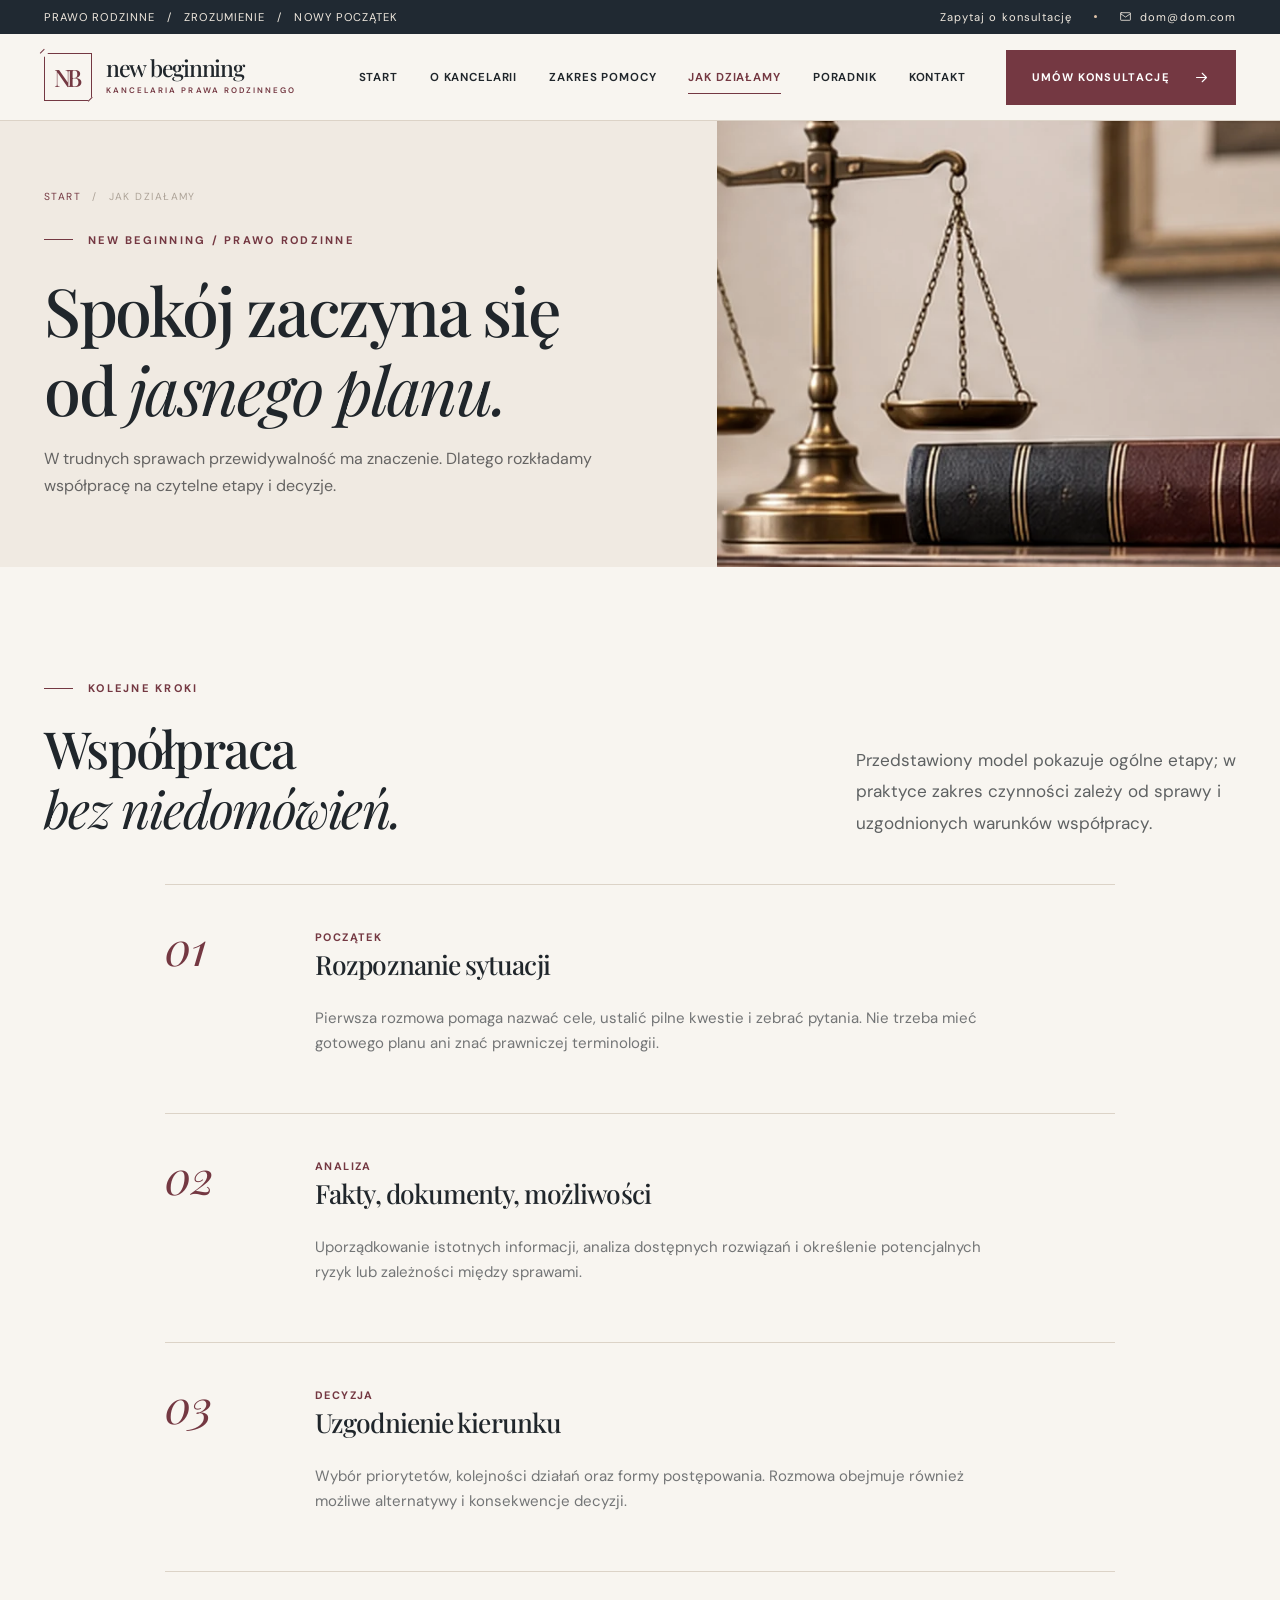
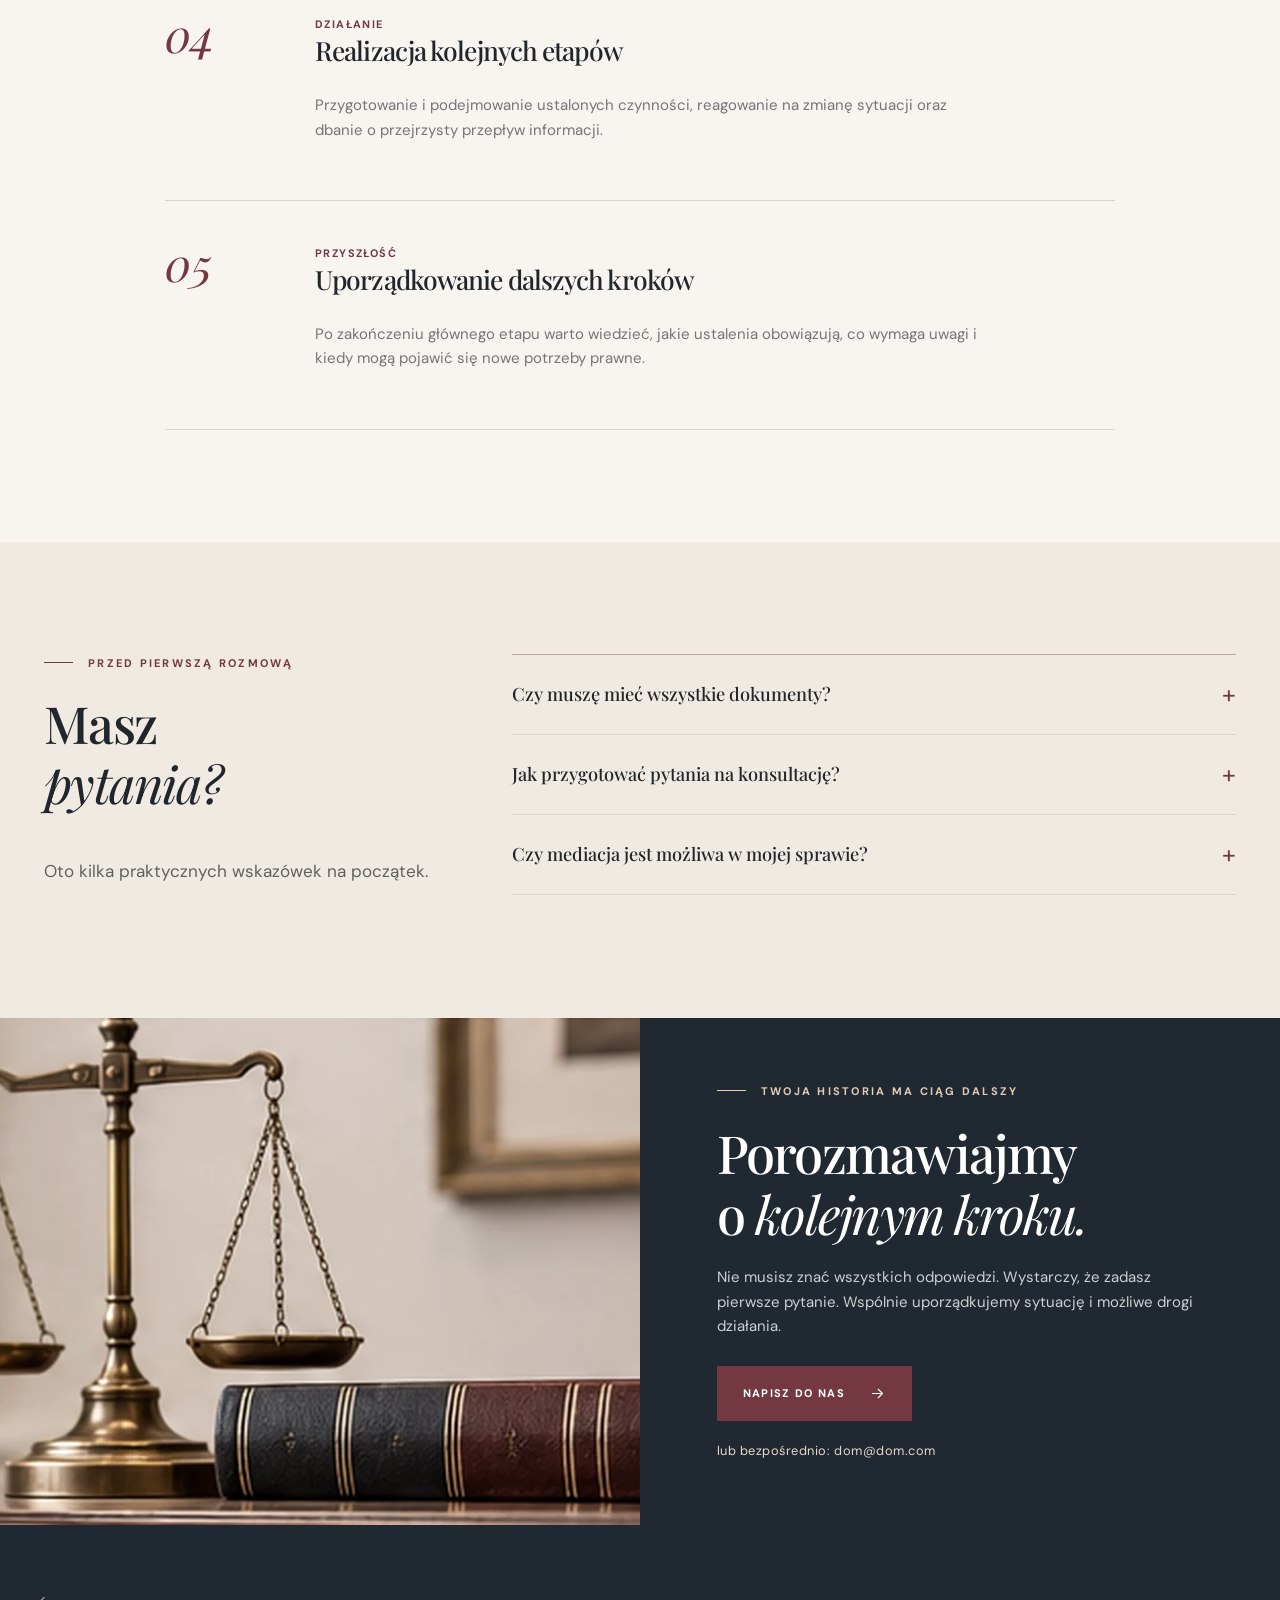
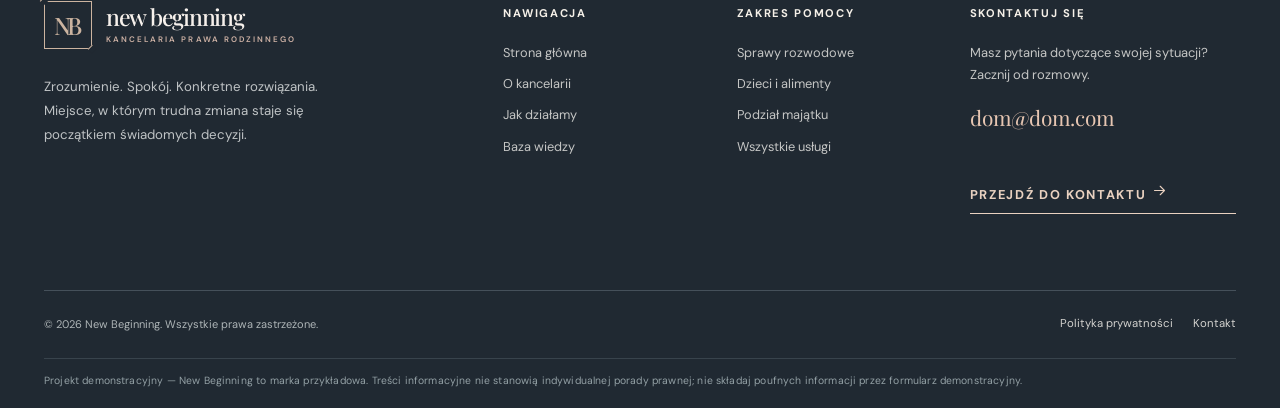
<file: proces.html>
<!doctype html><html lang="pl"><head><meta charset="utf-8"><meta name="viewport" content="width=device-width,initial-scale=1"><meta name="theme-color" content="#202932"><meta name="color-scheme" content="light"><meta name="description" content="Poznaj etapy pracy z New Beginning — od pierwszej rozmowy i analizy po plan działania."><meta property="og:type" content="website"><meta property="og:title" content="Jak działamy | New Beginning"><meta property="og:description" content="Poznaj etapy pracy z New Beginning — od pierwszej rozmowy i analizy po plan działania."><meta property="og:image" content="assets/hero.webp"><meta property="og:locale" content="pl_PL"><title>Jak działamy | New Beginning — Prawo rodzinne</title><link rel="icon" href="favicon.svg" type="image/svg+xml"><link rel="preconnect" href="https://fonts.googleapis.com"><link rel="preconnect" href="https://fonts.gstatic.com" crossorigin><link rel="stylesheet" href="assets/site.css"></head><body><a class="skip-link" href="#main">Przejdź do treści</a><div class="cursor-progress" aria-hidden="true"></div>
<div class="topbar"><div class="container topbar-inner"><span class="topbar-left">PRAWO RODZINNE &nbsp; / &nbsp; ZROZUMIENIE &nbsp; / &nbsp; NOWY POCZĄTEK</span><span class="topbar-right"><span>Zapytaj o konsultację</span><span class="dot"></span><a href="mailto:dom@dom.com"><svg class="" width="13" height="13" viewBox="0 0 24 24" fill="none" stroke="currentColor" stroke-width="1.55" stroke-linecap="round" stroke-linejoin="round" aria-hidden="true"><rect x="3" y="5" width="18" height="14" rx="1"/><path d="m3 7 9 6 9-6"/></svg> dom@dom.com</a></span></div></div>
<header class="site-header"><div class="container header-inner"><a class="brand " href="index.html" aria-label="New Beginning — strona główna"><span class="brand-mark" aria-hidden="true"><span>NB</span></span><span class="brand-wordmark"><span class="brand-title">new beginning</span><span class="brand-sub">kancelaria prawa rodzinnego</span></span></a><nav class="desktop-nav" aria-label="Nawigacja główna"><a href="index.html">Start</a><a href="o-kancelarii.html">O kancelarii</a><a href="uslugi.html">Zakres pomocy</a><a href="proces.html" aria-current="page">Jak działamy</a><a href="wiedza.html">Poradnik</a><a href="kontakt.html">Kontakt</a></nav><a class="button button-primary header-cta" href="kontakt.html">Umów konsultację<svg class="" width="20" height="20" viewBox="0 0 24 24" fill="none" stroke="currentColor" stroke-width="1.55" stroke-linecap="round" stroke-linejoin="round" aria-hidden="true"><path d="M5 12h14m-6-6 6 6-6 6"/></svg></a><button class="menu-toggle" aria-controls="mobile-nav" aria-expanded="false" aria-label="Otwórz menu"><svg class="" width="20" height="20" viewBox="0 0 24 24" fill="none" stroke="currentColor" stroke-width="1.55" stroke-linecap="round" stroke-linejoin="round" aria-hidden="true"><path d="M4 7h16M4 12h16M4 17h16"/></svg></button></div>
<nav class="mobile-nav" id="mobile-nav" aria-label="Nawigacja mobilna"><a href="index.html">Start</a><a href="o-kancelarii.html">O kancelarii</a><a href="uslugi.html">Zakres pomocy</a><a href="proces.html" aria-current="page">Jak działamy</a><a href="wiedza.html">Poradnik</a><a href="kontakt.html">Kontakt</a><a class="button button-primary" href="kontakt.html">Porozmawiajmy<svg class="" width="20" height="20" viewBox="0 0 24 24" fill="none" stroke="currentColor" stroke-width="1.55" stroke-linecap="round" stroke-linejoin="round" aria-hidden="true"><path d="M5 12h14m-6-6 6 6-6 6"/></svg></a></nav></header><main id="main"><section class="page-intro with-image"><div class="page-intro-copy"><div class="breadcrumbs"><a href="index.html">Start</a><span>/</span><span>Jak działamy</span></div><p class="eyebrow">New Beginning / Prawo rodzinne</p><h1>Spokój zaczyna się<br>od <em class="serif-italic">jasnego planu.</em></h1><p>W trudnych sprawach przewidywalność ma znaczenie. Dlatego rozkładamy współpracę na czytelne etapy i decyzje.</p></div><div class="page-intro-image"><img src="assets/still-life.webp" alt="Eleganckie detale kancelarii i symbolika sprawiedliwości"></div></section><section class="section"><div class="container"><div class="section-heading reveal"><div><p class="eyebrow">Kolejne kroki</p><h2>Współpraca<br><em class="serif-italic">bez niedomówień.</em></h2></div><p class="lead">Przedstawiony model pokazuje ogólne etapy; w praktyce zakres czynności zależy od sprawy i uzgodnionych warunków współpracy.</p></div><div class="timeline"><div class="timeline-row reveal"><div class="timeline-no">01</div><div><span class="tiny-tag">Początek</span><h3>Rozpoznanie sytuacji</h3><p>Pierwsza rozmowa pomaga nazwać cele, ustalić pilne kwestie i zebrać pytania. Nie trzeba mieć gotowego planu ani znać prawniczej terminologii.</p></div></div><div class="timeline-row reveal"><div class="timeline-no">02</div><div><span class="tiny-tag">Analiza</span><h3>Fakty, dokumenty, możliwości</h3><p>Uporządkowanie istotnych informacji, analiza dostępnych rozwiązań i określenie potencjalnych ryzyk lub zależności między sprawami.</p></div></div><div class="timeline-row reveal"><div class="timeline-no">03</div><div><span class="tiny-tag">Decyzja</span><h3>Uzgodnienie kierunku</h3><p>Wybór priorytetów, kolejności działań oraz formy postępowania. Rozmowa obejmuje również możliwe alternatywy i konsekwencje decyzji.</p></div></div><div class="timeline-row reveal"><div class="timeline-no">04</div><div><span class="tiny-tag">Działanie</span><h3>Realizacja kolejnych etapów</h3><p>Przygotowanie i podejmowanie ustalonych czynności, reagowanie na zmianę sytuacji oraz dbanie o przejrzysty przepływ informacji.</p></div></div><div class="timeline-row reveal"><div class="timeline-no">05</div><div><span class="tiny-tag">Przyszłość</span><h3>Uporządkowanie dalszych kroków</h3><p>Po zakończeniu głównego etapu warto wiedzieć, jakie ustalenia obowiązują, co wymaga uwagi i kiedy mogą pojawić się nowe potrzeby prawne.</p></div></div></div></div></section><section class="section bg-paper2"><div class="container faq-grid"><div><p class="eyebrow">Przed pierwszą rozmową</p><h2>Masz<br><em class="serif-italic">pytania?</em></h2><p class="lead">Oto kilka praktycznych wskazówek na początek.</p></div><div class="faq-stack"><details class="faq"><summary>Czy muszę mieć wszystkie dokumenty?</summary><p>Nie musisz od razu mieć kompletnego zestawu. Warto jednak przygotować podstawowe informacje o rodzinie, majątku i ważnych wydarzeniach, a później ustalić, jakie dokumenty będą przydatne.</p></details><details class="faq"><summary>Jak przygotować pytania na konsultację?</summary><p>Wypisz główne obawy, najpilniejsze decyzje oraz to, co chcesz osiągnąć. Jeśli dotyczy to dzieci lub finansów, zanotuj najważniejsze okoliczności.</p></details><details class="faq"><summary>Czy mediacja jest możliwa w mojej sprawie?</summary><p>Zależy to od okoliczności, gotowości stron i bezpieczeństwa uczestników. Mediacja nie jest odpowiednim rozwiązaniem dla każdej sytuacji.</p></details></div></div></section><section class="cta-panel"><div class="cta-picture"><img src="assets/still-life.webp" loading="lazy" alt="Klasyczna waga sprawiedliwości i tomy prawnicze"></div><div class="cta-copy"><p class="eyebrow eyebrow-light">Twoja historia ma ciąg dalszy</p><h2>Porozmawiajmy<br>o <em class="serif-italic">kolejnym kroku.</em></h2><p>Nie musisz znać wszystkich odpowiedzi. Wystarczy, że zadasz pierwsze pytanie. Wspólnie uporządkujemy sytuację i możliwe drogi działania.</p><a class="button button-primary" href="kontakt.html">Napisz do nas<svg class="" width="20" height="20" viewBox="0 0 24 24" fill="none" stroke="currentColor" stroke-width="1.55" stroke-linecap="round" stroke-linejoin="round" aria-hidden="true"><path d="M5 12h14m-6-6 6 6-6 6"/></svg></a><a class="cta-email" href="mailto:dom@dom.com">lub bezpośrednio: dom@dom.com</a></div></section></main><footer class="site-footer"><div class="container"><div class="footer-top"><div class="footer-brand"><a class="brand footer-logo" href="index.html" aria-label="New Beginning — strona główna"><span class="brand-mark" aria-hidden="true"><span>NB</span></span><span class="brand-wordmark"><span class="brand-title">new beginning</span><span class="brand-sub">kancelaria prawa rodzinnego</span></span></a><p class="footer-desc">Zrozumienie. Spokój. Konkretne rozwiązania. Miejsce, w którym trudna zmiana staje się początkiem świadomych decyzji.</p></div><div class="footer-col"><h4>Nawigacja</h4><a href="index.html">Strona główna</a><a href="o-kancelarii.html">O kancelarii</a><a href="proces.html">Jak działamy</a><a href="wiedza.html">Baza wiedzy</a></div><div class="footer-col"><h4>Zakres pomocy</h4><a href="rozwod.html">Sprawy rozwodowe</a><a href="dzieci-i-alimenty.html">Dzieci i alimenty</a><a href="podzial-majatku.html">Podział majątku</a><a href="uslugi.html">Wszystkie usługi</a></div><div class="footer-col"><h4>Skontaktuj się</h4><p>Masz pytania dotyczące swojej sytuacji? Zacznij od rozmowy.</p><a class="footer-email" href="mailto:dom@dom.com">dom@dom.com</a><br><a href="kontakt.html" class="text-link" style="color:#e9d1c0;margin-top:16px">Przejdź do kontaktu <svg class="" width="20" height="20" viewBox="0 0 24 24" fill="none" stroke="currentColor" stroke-width="1.55" stroke-linecap="round" stroke-linejoin="round" aria-hidden="true"><path d="M5 12h14m-6-6 6 6-6 6"/></svg></a></div></div><div class="footer-bottom"><span>© <span id="year">2026</span> New Beginning. Wszystkie prawa zastrzeżone.</span><div class="footer-bottom-right"><a href="polityka-prywatnosci.html">Polityka prywatności</a><a href="kontakt.html">Kontakt</a></div></div><div class="footer-disclaimer">Projekt demonstracyjny — New Beginning to marka przykładowa. Treści informacyjne nie stanowią indywidualnej porady prawnej; nie składaj poufnych informacji przez formularz demonstracyjny.</div></div></footer><button class="floating-top" type="button" aria-label="Wróć na górę"><svg class="" width="20" height="20" viewBox="0 0 24 24" fill="none" stroke="currentColor" stroke-width="1.55" stroke-linecap="round" stroke-linejoin="round" aria-hidden="true"><path d="M12 20V4m-7 7 7-7 7 7"/></svg></button><script src="assets/site.js" defer></script><script>document.getElementById('year').textContent=new Date().getFullYear()</script></body></html>
</file>
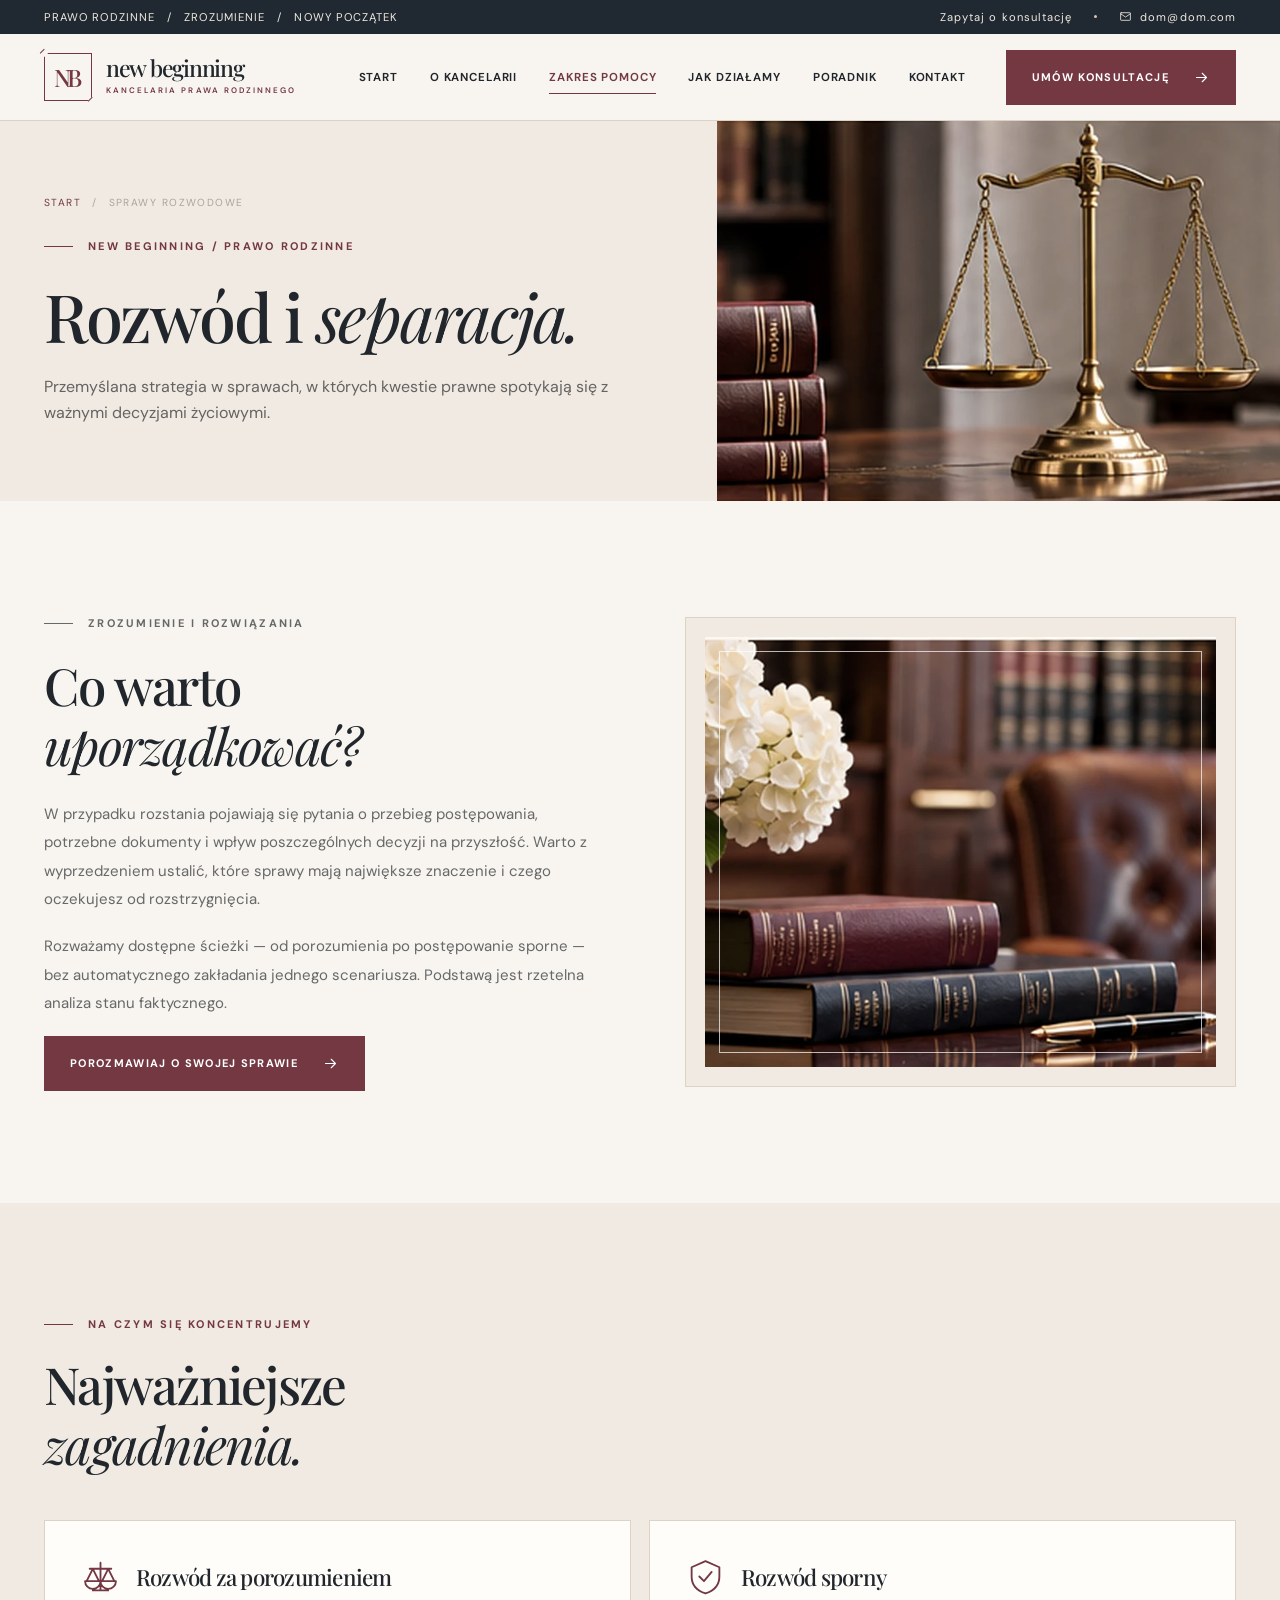
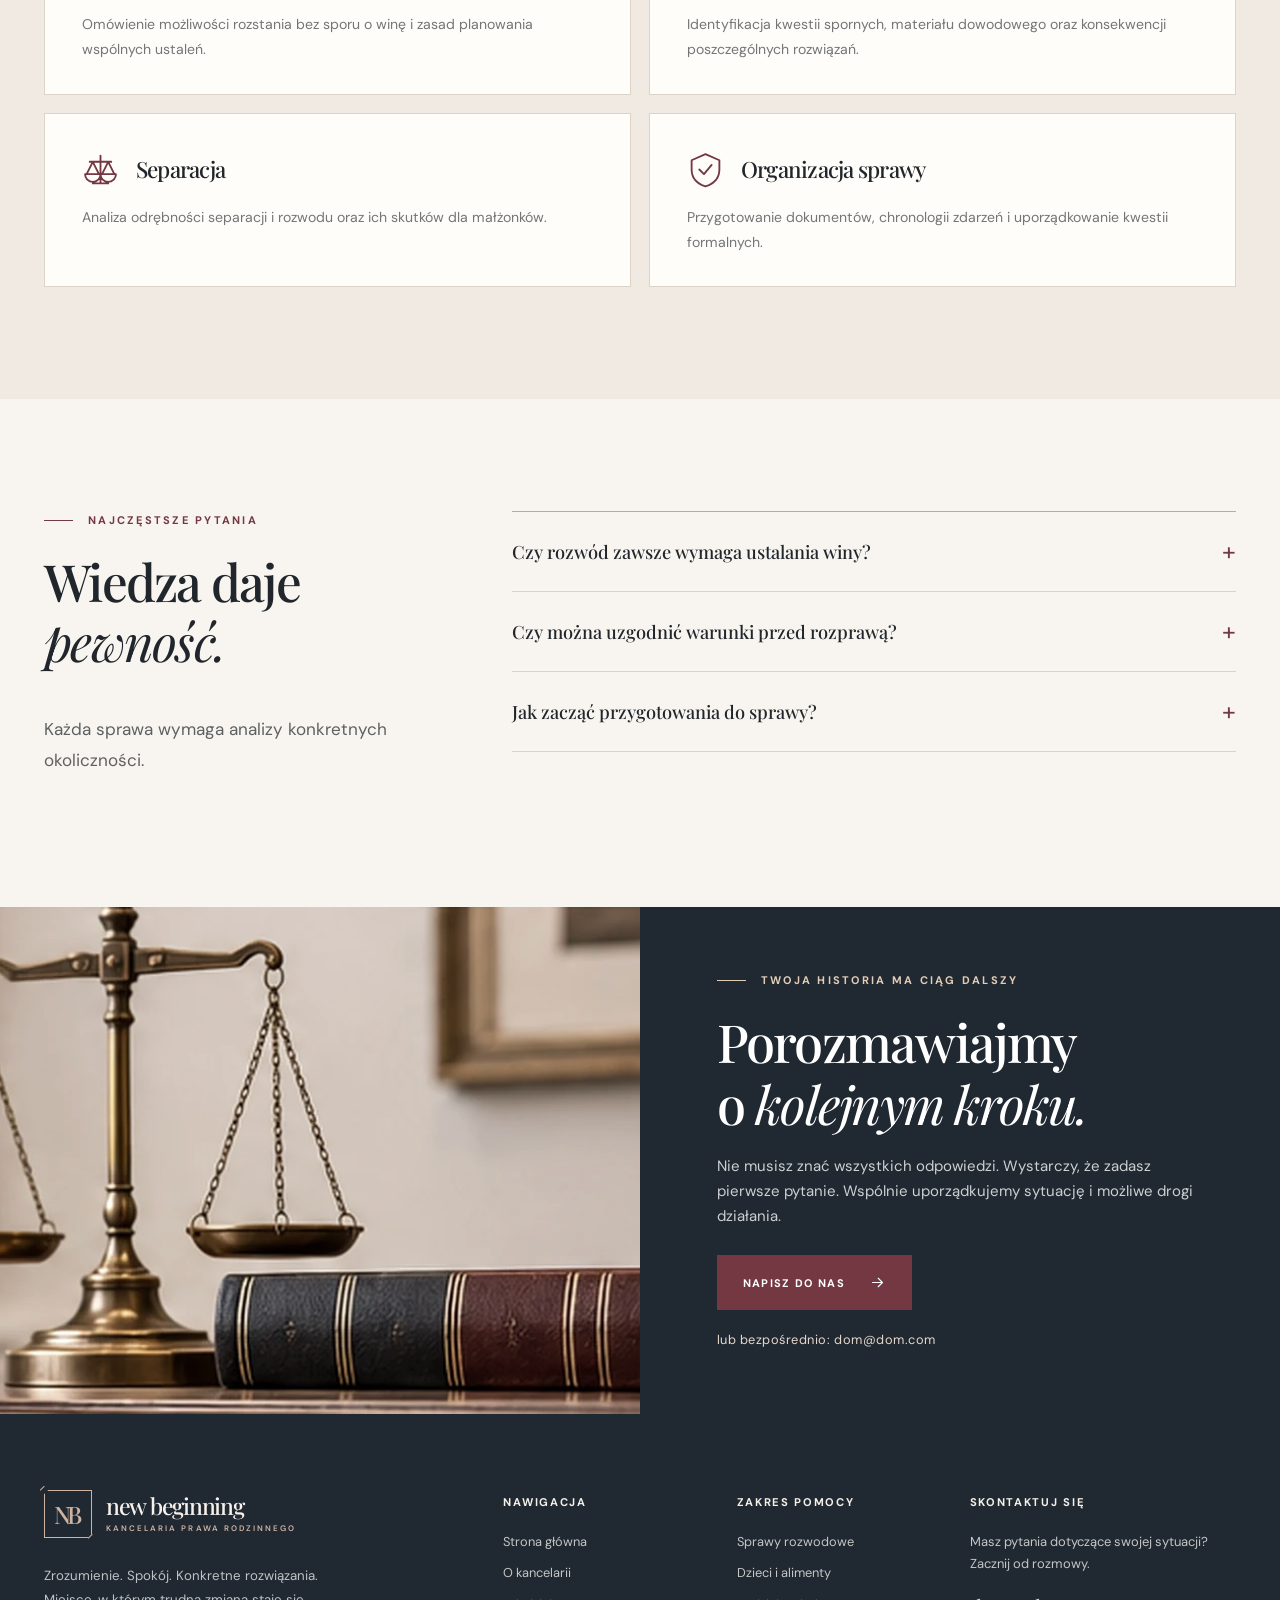
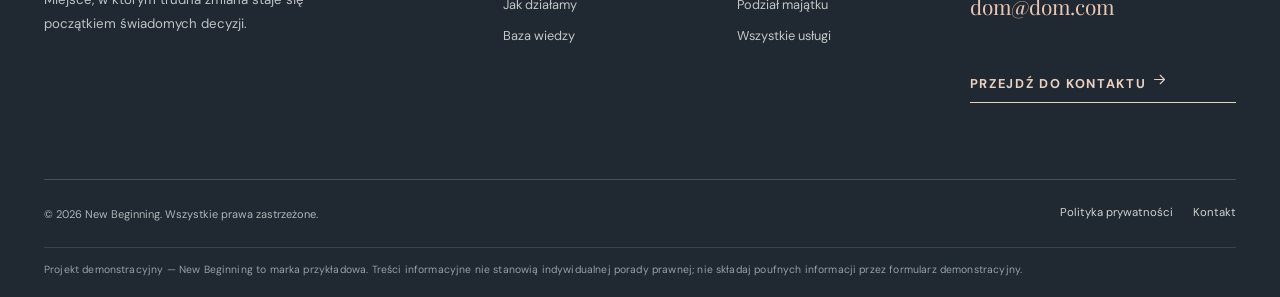
<file: rozwod.html>
<!doctype html><html lang="pl"><head><meta charset="utf-8"><meta name="viewport" content="width=device-width,initial-scale=1"><meta name="theme-color" content="#202932"><meta name="color-scheme" content="light"><meta name="description" content="Przemyślana strategia w sprawach, w których kwestie prawne spotykają się z ważnymi decyzjami życiowymi."><meta property="og:type" content="website"><meta property="og:title" content="Sprawy rozwodowe | New Beginning"><meta property="og:description" content="Przemyślana strategia w sprawach, w których kwestie prawne spotykają się z ważnymi decyzjami życiowymi."><meta property="og:image" content="assets/hero.webp"><meta property="og:locale" content="pl_PL"><title>Sprawy rozwodowe | New Beginning — Prawo rodzinne</title><link rel="icon" href="favicon.svg" type="image/svg+xml"><link rel="preconnect" href="https://fonts.googleapis.com"><link rel="preconnect" href="https://fonts.gstatic.com" crossorigin><link rel="stylesheet" href="assets/site.css"></head><body><a class="skip-link" href="#main">Przejdź do treści</a><div class="cursor-progress" aria-hidden="true"></div>
<div class="topbar"><div class="container topbar-inner"><span class="topbar-left">PRAWO RODZINNE &nbsp; / &nbsp; ZROZUMIENIE &nbsp; / &nbsp; NOWY POCZĄTEK</span><span class="topbar-right"><span>Zapytaj o konsultację</span><span class="dot"></span><a href="mailto:dom@dom.com"><svg class="" width="13" height="13" viewBox="0 0 24 24" fill="none" stroke="currentColor" stroke-width="1.55" stroke-linecap="round" stroke-linejoin="round" aria-hidden="true"><rect x="3" y="5" width="18" height="14" rx="1"/><path d="m3 7 9 6 9-6"/></svg> dom@dom.com</a></span></div></div>
<header class="site-header"><div class="container header-inner"><a class="brand " href="index.html" aria-label="New Beginning — strona główna"><span class="brand-mark" aria-hidden="true"><span>NB</span></span><span class="brand-wordmark"><span class="brand-title">new beginning</span><span class="brand-sub">kancelaria prawa rodzinnego</span></span></a><nav class="desktop-nav" aria-label="Nawigacja główna"><a href="index.html">Start</a><a href="o-kancelarii.html">O kancelarii</a><a href="uslugi.html" aria-current="page">Zakres pomocy</a><a href="proces.html">Jak działamy</a><a href="wiedza.html">Poradnik</a><a href="kontakt.html">Kontakt</a></nav><a class="button button-primary header-cta" href="kontakt.html">Umów konsultację<svg class="" width="20" height="20" viewBox="0 0 24 24" fill="none" stroke="currentColor" stroke-width="1.55" stroke-linecap="round" stroke-linejoin="round" aria-hidden="true"><path d="M5 12h14m-6-6 6 6-6 6"/></svg></a><button class="menu-toggle" aria-controls="mobile-nav" aria-expanded="false" aria-label="Otwórz menu"><svg class="" width="20" height="20" viewBox="0 0 24 24" fill="none" stroke="currentColor" stroke-width="1.55" stroke-linecap="round" stroke-linejoin="round" aria-hidden="true"><path d="M4 7h16M4 12h16M4 17h16"/></svg></button></div>
<nav class="mobile-nav" id="mobile-nav" aria-label="Nawigacja mobilna"><a href="index.html">Start</a><a href="o-kancelarii.html">O kancelarii</a><a href="uslugi.html" aria-current="page">Zakres pomocy</a><a href="proces.html">Jak działamy</a><a href="wiedza.html">Poradnik</a><a href="kontakt.html">Kontakt</a><a class="button button-primary" href="kontakt.html">Porozmawiajmy<svg class="" width="20" height="20" viewBox="0 0 24 24" fill="none" stroke="currentColor" stroke-width="1.55" stroke-linecap="round" stroke-linejoin="round" aria-hidden="true"><path d="M5 12h14m-6-6 6 6-6 6"/></svg></a></nav></header><main id="main"><section class="page-intro with-image"><div class="page-intro-copy"><div class="breadcrumbs"><a href="index.html">Start</a><span>/</span><span>Sprawy rozwodowe</span></div><p class="eyebrow">New Beginning / Prawo rodzinne</p><h1>Rozwód i <em class="serif-italic">separacja.</em></h1><p>Przemyślana strategia w sprawach, w których kwestie prawne spotykają się z ważnymi decyzjami życiowymi.</p></div><div class="page-intro-image"><img src="assets/consultation.webp" alt="Eleganckie detale kancelarii i symbolika sprawiedliwości"></div></section><section class="section"><div class="container split-content"><div class="reveal"><p class="eyebrow">Zrozumienie i rozwiązania</p><h2>Co warto<br><em class="serif-italic">uporządkować?</em></h2><p>W przypadku rozstania pojawiają się pytania o przebieg postępowania, potrzebne dokumenty i wpływ poszczególnych decyzji na przyszłość. Warto z wyprzedzeniem ustalić, które sprawy mają największe znaczenie i czego oczekujesz od rozstrzygnięcia.</p><p>Rozważamy dostępne ścieżki — od porozumienia po postępowanie sporne — bez automatycznego zakładania jednego scenariusza. Podstawą jest rzetelna analiza stanu faktycznego.</p><a class="button button-primary" href="kontakt.html">Porozmawiaj o swojej sprawie<svg class="" width="20" height="20" viewBox="0 0 24 24" fill="none" stroke="currentColor" stroke-width="1.55" stroke-linecap="round" stroke-linejoin="round" aria-hidden="true"><path d="M5 12h14m-6-6 6 6-6 6"/></svg></a></div><div class="image-frame reveal"><img src="assets/office.webp" loading="lazy" alt="Książki prawnicze i elegancka przestrzeń do rozmowy"></div></div></section><section class="section bg-paper2"><div class="container"><div class="section-heading"><div><p class="eyebrow">Na czym się koncentrujemy</p><h2>Najważniejsze<br><em class="serif-italic">zagadnienia.</em></h2></div></div><div class="details-grid"><div class="detail-box reveal"><div class="detail-head"><svg class="" width="20" height="20" viewBox="0 0 24 24" fill="none" stroke="currentColor" stroke-width="1.55" stroke-linecap="round" stroke-linejoin="round" aria-hidden="true"><path d="M12 3v18M7 21h10M5 7h14M7 7 3 15m4-8 4 8M17 7l-4 8m4-8 4 8M2 15h10m0 0a5 5 0 0 1-10 0m10 0h10m0 0a5 5 0 0 1-10 0"/></svg><h3>Rozwód za porozumieniem</h3></div><p>Omówienie możliwości rozstania bez sporu o winę i zasad planowania wspólnych ustaleń.</p></div><div class="detail-box reveal"><div class="detail-head"><svg class="" width="20" height="20" viewBox="0 0 24 24" fill="none" stroke="currentColor" stroke-width="1.55" stroke-linecap="round" stroke-linejoin="round" aria-hidden="true"><path d="m12 2 9 4v6c0 5.7-3.5 9.2-9 11-5.5-1.8-9-5.3-9-11V6z"/><path d="m8 12 3 3 5-6"/></svg><h3>Rozwód sporny</h3></div><p>Identyfikacja kwestii spornych, materiału dowodowego oraz konsekwencji poszczególnych rozwiązań.</p></div><div class="detail-box reveal"><div class="detail-head"><svg class="" width="20" height="20" viewBox="0 0 24 24" fill="none" stroke="currentColor" stroke-width="1.55" stroke-linecap="round" stroke-linejoin="round" aria-hidden="true"><path d="M12 3v18M7 21h10M5 7h14M7 7 3 15m4-8 4 8M17 7l-4 8m4-8 4 8M2 15h10m0 0a5 5 0 0 1-10 0m10 0h10m0 0a5 5 0 0 1-10 0"/></svg><h3>Separacja</h3></div><p>Analiza odrębności separacji i rozwodu oraz ich skutków dla małżonków.</p></div><div class="detail-box reveal"><div class="detail-head"><svg class="" width="20" height="20" viewBox="0 0 24 24" fill="none" stroke="currentColor" stroke-width="1.55" stroke-linecap="round" stroke-linejoin="round" aria-hidden="true"><path d="m12 2 9 4v6c0 5.7-3.5 9.2-9 11-5.5-1.8-9-5.3-9-11V6z"/><path d="m8 12 3 3 5-6"/></svg><h3>Organizacja sprawy</h3></div><p>Przygotowanie dokumentów, chronologii zdarzeń i uporządkowanie kwestii formalnych.</p></div></div></div></section><section class="section"><div class="container faq-grid"><div><p class="eyebrow">Najczęstsze pytania</p><h2>Wiedza daje<br><em class="serif-italic">pewność.</em></h2><p class="lead">Każda sprawa wymaga analizy konkretnych okoliczności.</p></div><div class="faq-stack"><details class="faq"><summary>Czy rozwód zawsze wymaga ustalania winy?</summary><p>Nie. W polskim prawie możliwe jest zaniechanie orzekania o winie na zgodne żądanie małżonków. Wybór ten może mieć istotne konsekwencje, dlatego powinien zostać świadomie przeanalizowany.</p></details><details class="faq"><summary>Czy można uzgodnić warunki przed rozprawą?</summary><p>Wiele kwestii można omówić i uzgodnić przed postępowaniem. Zakres rozstrzygnięć sądu zależy jednak od okoliczności, szczególnie gdy sprawa dotyczy wspólnych małoletnich dzieci.</p></details><details class="faq"><summary>Jak zacząć przygotowania do sprawy?</summary><p>Dobrze zebrać podstawowe dokumenty, uporządkować ważne daty, ustalić kwestie dotyczące dzieci i finansów oraz zapisać pytania do omówienia podczas konsultacji.</p></details></div></div></section><section class="cta-panel"><div class="cta-picture"><img src="assets/still-life.webp" loading="lazy" alt="Klasyczna waga sprawiedliwości i tomy prawnicze"></div><div class="cta-copy"><p class="eyebrow eyebrow-light">Twoja historia ma ciąg dalszy</p><h2>Porozmawiajmy<br>o <em class="serif-italic">kolejnym kroku.</em></h2><p>Nie musisz znać wszystkich odpowiedzi. Wystarczy, że zadasz pierwsze pytanie. Wspólnie uporządkujemy sytuację i możliwe drogi działania.</p><a class="button button-primary" href="kontakt.html">Napisz do nas<svg class="" width="20" height="20" viewBox="0 0 24 24" fill="none" stroke="currentColor" stroke-width="1.55" stroke-linecap="round" stroke-linejoin="round" aria-hidden="true"><path d="M5 12h14m-6-6 6 6-6 6"/></svg></a><a class="cta-email" href="mailto:dom@dom.com">lub bezpośrednio: dom@dom.com</a></div></section></main><footer class="site-footer"><div class="container"><div class="footer-top"><div class="footer-brand"><a class="brand footer-logo" href="index.html" aria-label="New Beginning — strona główna"><span class="brand-mark" aria-hidden="true"><span>NB</span></span><span class="brand-wordmark"><span class="brand-title">new beginning</span><span class="brand-sub">kancelaria prawa rodzinnego</span></span></a><p class="footer-desc">Zrozumienie. Spokój. Konkretne rozwiązania. Miejsce, w którym trudna zmiana staje się początkiem świadomych decyzji.</p></div><div class="footer-col"><h4>Nawigacja</h4><a href="index.html">Strona główna</a><a href="o-kancelarii.html">O kancelarii</a><a href="proces.html">Jak działamy</a><a href="wiedza.html">Baza wiedzy</a></div><div class="footer-col"><h4>Zakres pomocy</h4><a href="rozwod.html">Sprawy rozwodowe</a><a href="dzieci-i-alimenty.html">Dzieci i alimenty</a><a href="podzial-majatku.html">Podział majątku</a><a href="uslugi.html">Wszystkie usługi</a></div><div class="footer-col"><h4>Skontaktuj się</h4><p>Masz pytania dotyczące swojej sytuacji? Zacznij od rozmowy.</p><a class="footer-email" href="mailto:dom@dom.com">dom@dom.com</a><br><a href="kontakt.html" class="text-link" style="color:#e9d1c0;margin-top:16px">Przejdź do kontaktu <svg class="" width="20" height="20" viewBox="0 0 24 24" fill="none" stroke="currentColor" stroke-width="1.55" stroke-linecap="round" stroke-linejoin="round" aria-hidden="true"><path d="M5 12h14m-6-6 6 6-6 6"/></svg></a></div></div><div class="footer-bottom"><span>© <span id="year">2026</span> New Beginning. Wszystkie prawa zastrzeżone.</span><div class="footer-bottom-right"><a href="polityka-prywatnosci.html">Polityka prywatności</a><a href="kontakt.html">Kontakt</a></div></div><div class="footer-disclaimer">Projekt demonstracyjny — New Beginning to marka przykładowa. Treści informacyjne nie stanowią indywidualnej porady prawnej; nie składaj poufnych informacji przez formularz demonstracyjny.</div></div></footer><button class="floating-top" type="button" aria-label="Wróć na górę"><svg class="" width="20" height="20" viewBox="0 0 24 24" fill="none" stroke="currentColor" stroke-width="1.55" stroke-linecap="round" stroke-linejoin="round" aria-hidden="true"><path d="M12 20V4m-7 7 7-7 7 7"/></svg></button><script src="assets/site.js" defer></script><script>document.getElementById('year').textContent=new Date().getFullYear()</script></body></html>
</file>
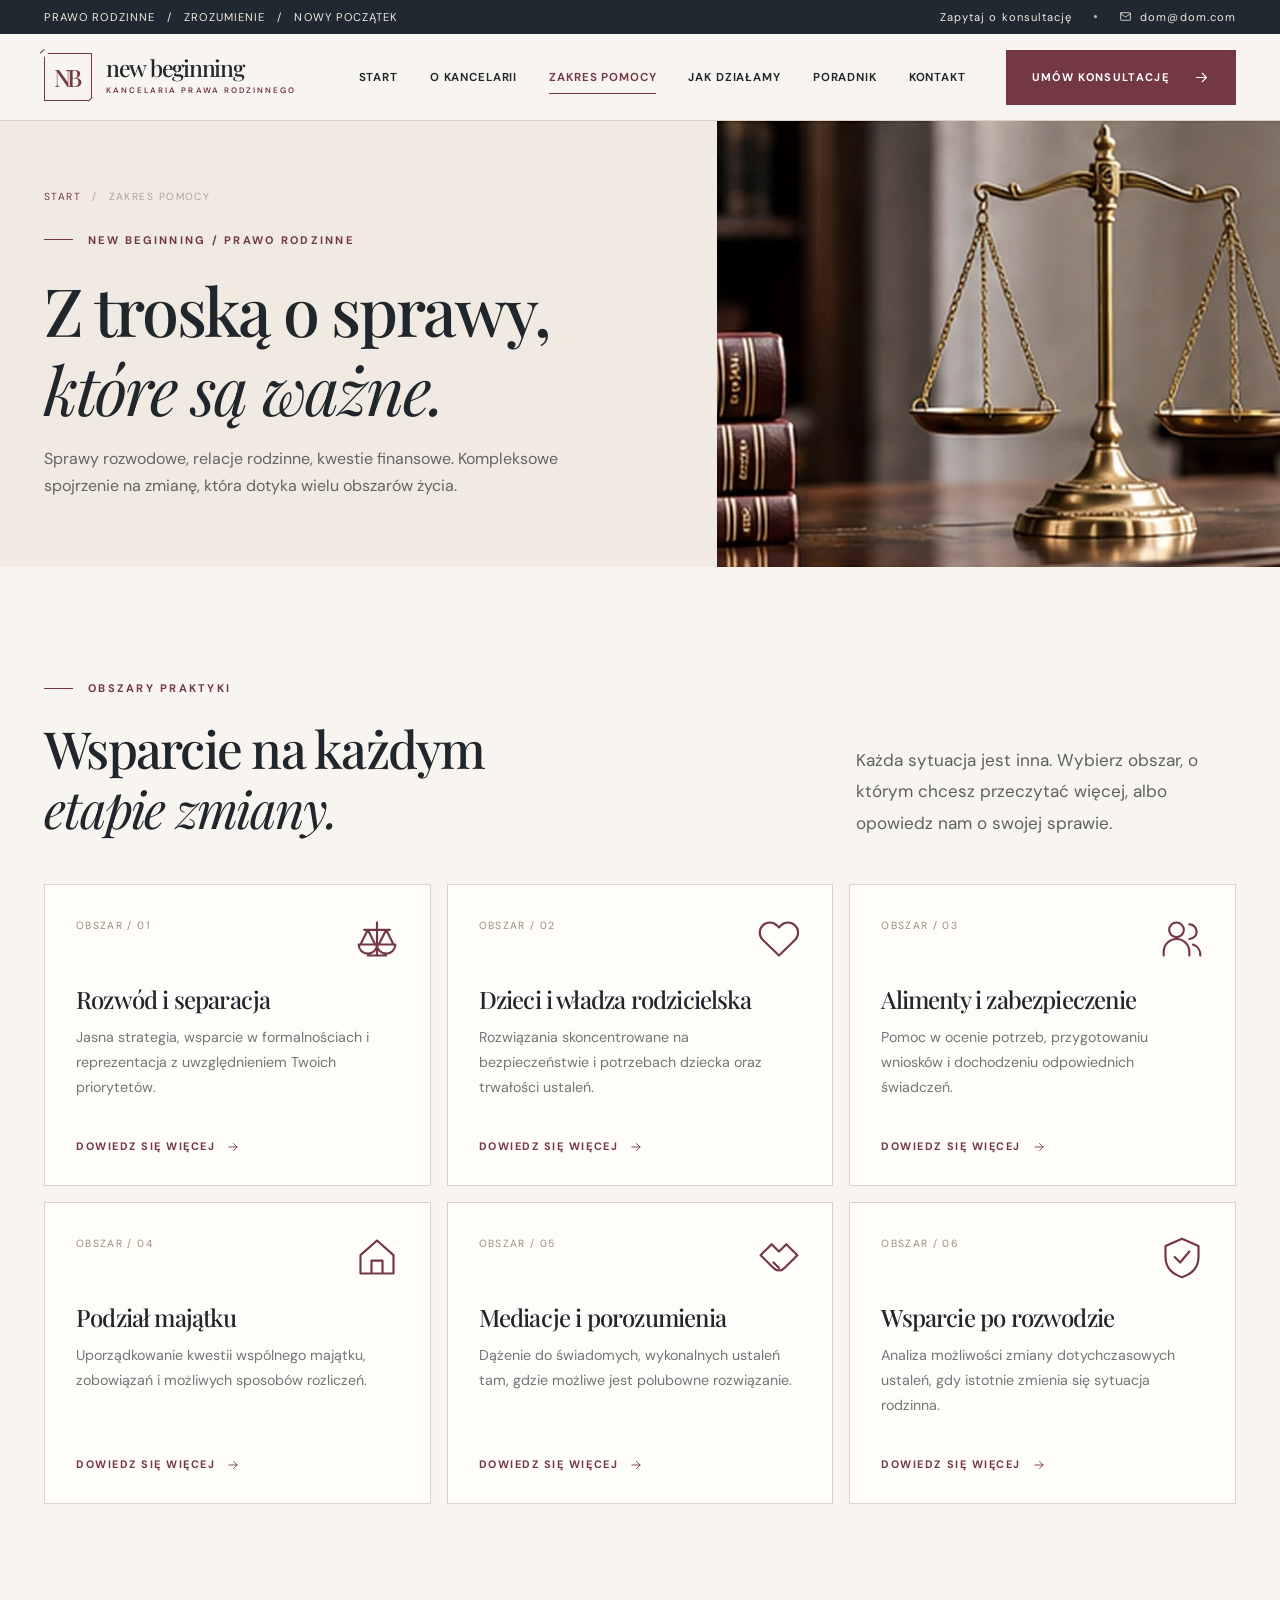
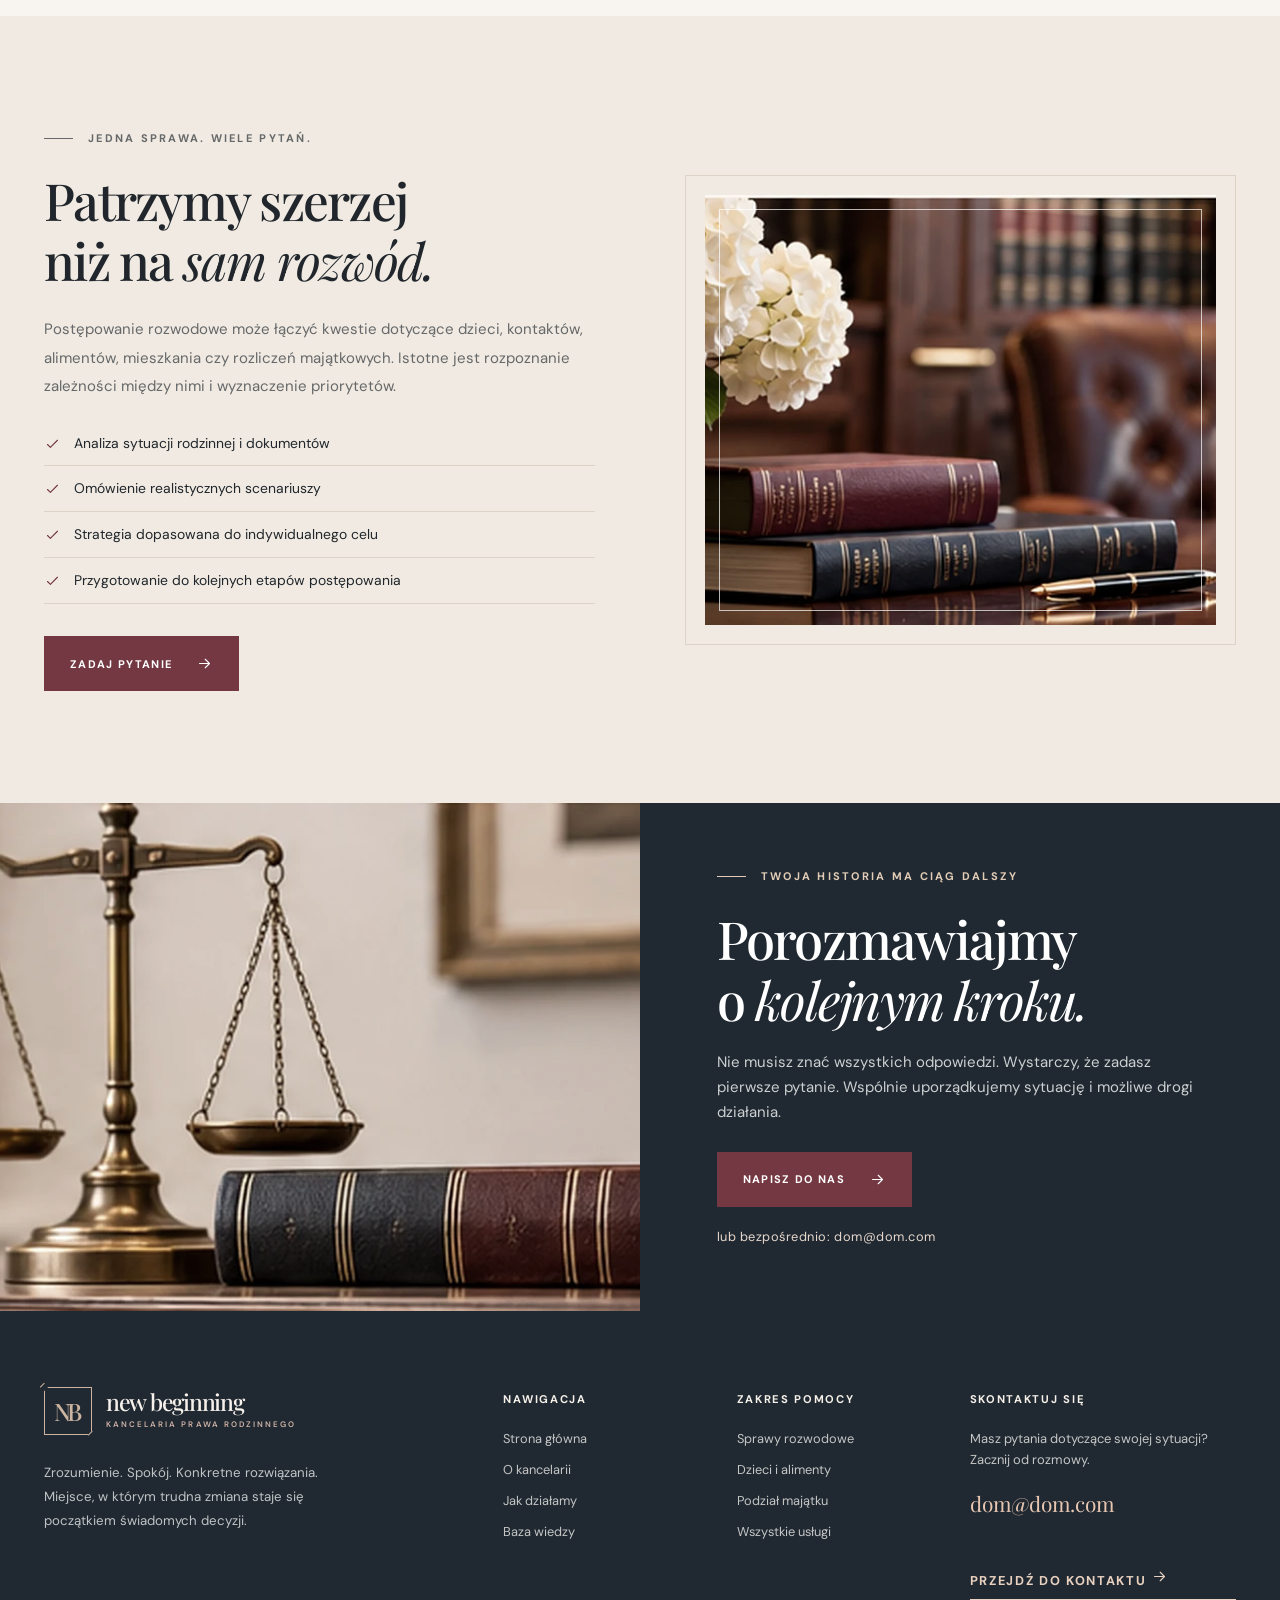
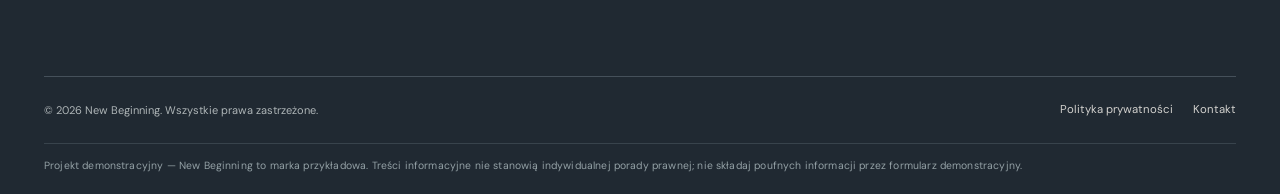
<file: uslugi.html>
<!doctype html><html lang="pl"><head><meta charset="utf-8"><meta name="viewport" content="width=device-width,initial-scale=1"><meta name="theme-color" content="#202932"><meta name="color-scheme" content="light"><meta name="description" content="Sprawy rozwodowe, separacja, dzieci, alimenty, podział majątku, mediacje. Sprawdź obszary New Beginning."><meta property="og:type" content="website"><meta property="og:title" content="Zakres pomocy | New Beginning"><meta property="og:description" content="Sprawy rozwodowe, separacja, dzieci, alimenty, podział majątku, mediacje. Sprawdź obszary New Beginning."><meta property="og:image" content="assets/hero.webp"><meta property="og:locale" content="pl_PL"><title>Zakres pomocy | New Beginning — Prawo rodzinne</title><link rel="icon" href="favicon.svg" type="image/svg+xml"><link rel="preconnect" href="https://fonts.googleapis.com"><link rel="preconnect" href="https://fonts.gstatic.com" crossorigin><link rel="stylesheet" href="assets/site.css"></head><body><a class="skip-link" href="#main">Przejdź do treści</a><div class="cursor-progress" aria-hidden="true"></div>
<div class="topbar"><div class="container topbar-inner"><span class="topbar-left">PRAWO RODZINNE &nbsp; / &nbsp; ZROZUMIENIE &nbsp; / &nbsp; NOWY POCZĄTEK</span><span class="topbar-right"><span>Zapytaj o konsultację</span><span class="dot"></span><a href="mailto:dom@dom.com"><svg class="" width="13" height="13" viewBox="0 0 24 24" fill="none" stroke="currentColor" stroke-width="1.55" stroke-linecap="round" stroke-linejoin="round" aria-hidden="true"><rect x="3" y="5" width="18" height="14" rx="1"/><path d="m3 7 9 6 9-6"/></svg> dom@dom.com</a></span></div></div>
<header class="site-header"><div class="container header-inner"><a class="brand " href="index.html" aria-label="New Beginning — strona główna"><span class="brand-mark" aria-hidden="true"><span>NB</span></span><span class="brand-wordmark"><span class="brand-title">new beginning</span><span class="brand-sub">kancelaria prawa rodzinnego</span></span></a><nav class="desktop-nav" aria-label="Nawigacja główna"><a href="index.html">Start</a><a href="o-kancelarii.html">O kancelarii</a><a href="uslugi.html" aria-current="page">Zakres pomocy</a><a href="proces.html">Jak działamy</a><a href="wiedza.html">Poradnik</a><a href="kontakt.html">Kontakt</a></nav><a class="button button-primary header-cta" href="kontakt.html">Umów konsultację<svg class="" width="20" height="20" viewBox="0 0 24 24" fill="none" stroke="currentColor" stroke-width="1.55" stroke-linecap="round" stroke-linejoin="round" aria-hidden="true"><path d="M5 12h14m-6-6 6 6-6 6"/></svg></a><button class="menu-toggle" aria-controls="mobile-nav" aria-expanded="false" aria-label="Otwórz menu"><svg class="" width="20" height="20" viewBox="0 0 24 24" fill="none" stroke="currentColor" stroke-width="1.55" stroke-linecap="round" stroke-linejoin="round" aria-hidden="true"><path d="M4 7h16M4 12h16M4 17h16"/></svg></button></div>
<nav class="mobile-nav" id="mobile-nav" aria-label="Nawigacja mobilna"><a href="index.html">Start</a><a href="o-kancelarii.html">O kancelarii</a><a href="uslugi.html" aria-current="page">Zakres pomocy</a><a href="proces.html">Jak działamy</a><a href="wiedza.html">Poradnik</a><a href="kontakt.html">Kontakt</a><a class="button button-primary" href="kontakt.html">Porozmawiajmy<svg class="" width="20" height="20" viewBox="0 0 24 24" fill="none" stroke="currentColor" stroke-width="1.55" stroke-linecap="round" stroke-linejoin="round" aria-hidden="true"><path d="M5 12h14m-6-6 6 6-6 6"/></svg></a></nav></header><main id="main"><section class="page-intro with-image"><div class="page-intro-copy"><div class="breadcrumbs"><a href="index.html">Start</a><span>/</span><span>Zakres pomocy</span></div><p class="eyebrow">New Beginning / Prawo rodzinne</p><h1>Z troską o sprawy,<br><em class="serif-italic">które są ważne.</em></h1><p>Sprawy rozwodowe, relacje rodzinne, kwestie finansowe. Kompleksowe spojrzenie na zmianę, która dotyka wielu obszarów życia.</p></div><div class="page-intro-image"><img src="assets/consultation.webp" alt="Eleganckie detale kancelarii i symbolika sprawiedliwości"></div></section><section class="section"><div class="container"><div class="section-heading"><div><p class="eyebrow">Obszary praktyki</p><h2>Wsparcie na każdym<br><em class="serif-italic">etapie zmiany.</em></h2></div><p class="lead">Każda sytuacja jest inna. Wybierz obszar, o którym chcesz przeczytać więcej, albo opowiedz nam o swojej sprawie.</p></div><div class="services-grid"><a class="service-card reveal" href="rozwod.html"><div class="service-top"><span class="service-number">OBSZAR / 01</span><span class="service-icon"><svg class="" width="20" height="20" viewBox="0 0 24 24" fill="none" stroke="currentColor" stroke-width="1.55" stroke-linecap="round" stroke-linejoin="round" aria-hidden="true"><path d="M12 3v18M7 21h10M5 7h14M7 7 3 15m4-8 4 8M17 7l-4 8m4-8 4 8M2 15h10m0 0a5 5 0 0 1-10 0m10 0h10m0 0a5 5 0 0 1-10 0"/></svg></span></div><h3>Rozwód i separacja</h3><p>Jasna strategia, wsparcie w formalnościach i reprezentacja z uwzględnieniem Twoich priorytetów.</p><span class="service-link">Dowiedz się więcej <svg class="" width="20" height="20" viewBox="0 0 24 24" fill="none" stroke="currentColor" stroke-width="1.55" stroke-linecap="round" stroke-linejoin="round" aria-hidden="true"><path d="M5 12h14m-6-6 6 6-6 6"/></svg></span></a><a class="service-card reveal" href="dzieci-i-alimenty.html"><div class="service-top"><span class="service-number">OBSZAR / 02</span><span class="service-icon"><svg class="" width="20" height="20" viewBox="0 0 24 24" fill="none" stroke="currentColor" stroke-width="1.55" stroke-linecap="round" stroke-linejoin="round" aria-hidden="true"><path d="M20.8 4.6a5.5 5.5 0 0 0-7.8 0L12 5.7l-1.1-1.1a5.5 5.5 0 0 0-7.8 7.8L12 21l8.8-8.6a5.5 5.5 0 0 0 0-7.8Z"/></svg></span></div><h3>Dzieci i władza rodzicielska</h3><p>Rozwiązania skoncentrowane na bezpieczeństwie i potrzebach dziecka oraz trwałości ustaleń.</p><span class="service-link">Dowiedz się więcej <svg class="" width="20" height="20" viewBox="0 0 24 24" fill="none" stroke="currentColor" stroke-width="1.55" stroke-linecap="round" stroke-linejoin="round" aria-hidden="true"><path d="M5 12h14m-6-6 6 6-6 6"/></svg></span></a><a class="service-card reveal" href="dzieci-i-alimenty.html"><div class="service-top"><span class="service-number">OBSZAR / 03</span><span class="service-icon"><svg class="" width="20" height="20" viewBox="0 0 24 24" fill="none" stroke="currentColor" stroke-width="1.55" stroke-linecap="round" stroke-linejoin="round" aria-hidden="true"><circle cx="9" cy="7" r="4"/><path d="M2 21v-2a7 7 0 0 1 14 0v2M16 4a4 4 0 0 1 0 8m2 3a6 6 0 0 1 4 6"/></svg></span></div><h3>Alimenty i zabezpieczenie</h3><p>Pomoc w ocenie potrzeb, przygotowaniu wniosków i dochodzeniu odpowiednich świadczeń.</p><span class="service-link">Dowiedz się więcej <svg class="" width="20" height="20" viewBox="0 0 24 24" fill="none" stroke="currentColor" stroke-width="1.55" stroke-linecap="round" stroke-linejoin="round" aria-hidden="true"><path d="M5 12h14m-6-6 6 6-6 6"/></svg></span></a><a class="service-card reveal" href="podzial-majatku.html"><div class="service-top"><span class="service-number">OBSZAR / 04</span><span class="service-icon"><svg class="" width="20" height="20" viewBox="0 0 24 24" fill="none" stroke="currentColor" stroke-width="1.55" stroke-linecap="round" stroke-linejoin="round" aria-hidden="true"><path d="m3 11 9-8 9 8v10H3zM9 21v-7h6v7"/></svg></span></div><h3>Podział majątku</h3><p>Uporządkowanie kwestii wspólnego majątku, zobowiązań i możliwych sposobów rozliczeń.</p><span class="service-link">Dowiedz się więcej <svg class="" width="20" height="20" viewBox="0 0 24 24" fill="none" stroke="currentColor" stroke-width="1.55" stroke-linecap="round" stroke-linejoin="round" aria-hidden="true"><path d="M5 12h14m-6-6 6 6-6 6"/></svg></span></a><a class="service-card reveal" href="proces.html"><div class="service-top"><span class="service-number">OBSZAR / 05</span><span class="service-icon"><svg class="" width="20" height="20" viewBox="0 0 24 24" fill="none" stroke="currentColor" stroke-width="1.55" stroke-linecap="round" stroke-linejoin="round" aria-hidden="true"><path d="M2 11 8 5l4 4 4-4 6 6-7 7a4 4 0 0 1-6 0zM9 15l3 3"/></svg></span></div><h3>Mediacje i porozumienia</h3><p>Dążenie do świadomych, wykonalnych ustaleń tam, gdzie możliwe jest polubowne rozwiązanie.</p><span class="service-link">Dowiedz się więcej <svg class="" width="20" height="20" viewBox="0 0 24 24" fill="none" stroke="currentColor" stroke-width="1.55" stroke-linecap="round" stroke-linejoin="round" aria-hidden="true"><path d="M5 12h14m-6-6 6 6-6 6"/></svg></span></a><a class="service-card reveal" href="kontakt.html"><div class="service-top"><span class="service-number">OBSZAR / 06</span><span class="service-icon"><svg class="" width="20" height="20" viewBox="0 0 24 24" fill="none" stroke="currentColor" stroke-width="1.55" stroke-linecap="round" stroke-linejoin="round" aria-hidden="true"><path d="m12 2 9 4v6c0 5.7-3.5 9.2-9 11-5.5-1.8-9-5.3-9-11V6z"/><path d="m8 12 3 3 5-6"/></svg></span></div><h3>Wsparcie po rozwodzie</h3><p>Analiza możliwości zmiany dotychczasowych ustaleń, gdy istotnie zmienia się sytuacja rodzinna.</p><span class="service-link">Dowiedz się więcej <svg class="" width="20" height="20" viewBox="0 0 24 24" fill="none" stroke="currentColor" stroke-width="1.55" stroke-linecap="round" stroke-linejoin="round" aria-hidden="true"><path d="M5 12h14m-6-6 6 6-6 6"/></svg></span></a></div></div></section><section class="section bg-paper2"><div class="container split-content"><div class="reveal"><p class="eyebrow">Jedna sprawa. Wiele pytań.</p><h2>Patrzymy szerzej<br>niż na <em class="serif-italic">sam rozwód.</em></h2><p>Postępowanie rozwodowe może łączyć kwestie dotyczące dzieci, kontaktów, alimentów, mieszkania czy rozliczeń majątkowych. Istotne jest rozpoznanie zależności między nimi i wyznaczenie priorytetów.</p><ul class="list-with-checks"><li><svg class="" width="20" height="20" viewBox="0 0 24 24" fill="none" stroke="currentColor" stroke-width="1.55" stroke-linecap="round" stroke-linejoin="round" aria-hidden="true"><path d="m5 12 4 4L19 6"/></svg> Analiza sytuacji rodzinnej i dokumentów</li><li><svg class="" width="20" height="20" viewBox="0 0 24 24" fill="none" stroke="currentColor" stroke-width="1.55" stroke-linecap="round" stroke-linejoin="round" aria-hidden="true"><path d="m5 12 4 4L19 6"/></svg> Omówienie realistycznych scenariuszy</li><li><svg class="" width="20" height="20" viewBox="0 0 24 24" fill="none" stroke="currentColor" stroke-width="1.55" stroke-linecap="round" stroke-linejoin="round" aria-hidden="true"><path d="m5 12 4 4L19 6"/></svg> Strategia dopasowana do indywidualnego celu</li><li><svg class="" width="20" height="20" viewBox="0 0 24 24" fill="none" stroke="currentColor" stroke-width="1.55" stroke-linecap="round" stroke-linejoin="round" aria-hidden="true"><path d="m5 12 4 4L19 6"/></svg> Przygotowanie do kolejnych etapów postępowania</li></ul><a class="button button-primary" href="kontakt.html">Zadaj pytanie<svg class="" width="20" height="20" viewBox="0 0 24 24" fill="none" stroke="currentColor" stroke-width="1.55" stroke-linecap="round" stroke-linejoin="round" aria-hidden="true"><path d="M5 12h14m-6-6 6 6-6 6"/></svg></a></div><div class="image-frame reveal"><img src="assets/office.webp" loading="lazy" alt="Gabinet kancelarii z literaturą prawniczą"></div></div></section><section class="cta-panel"><div class="cta-picture"><img src="assets/still-life.webp" loading="lazy" alt="Klasyczna waga sprawiedliwości i tomy prawnicze"></div><div class="cta-copy"><p class="eyebrow eyebrow-light">Twoja historia ma ciąg dalszy</p><h2>Porozmawiajmy<br>o <em class="serif-italic">kolejnym kroku.</em></h2><p>Nie musisz znać wszystkich odpowiedzi. Wystarczy, że zadasz pierwsze pytanie. Wspólnie uporządkujemy sytuację i możliwe drogi działania.</p><a class="button button-primary" href="kontakt.html">Napisz do nas<svg class="" width="20" height="20" viewBox="0 0 24 24" fill="none" stroke="currentColor" stroke-width="1.55" stroke-linecap="round" stroke-linejoin="round" aria-hidden="true"><path d="M5 12h14m-6-6 6 6-6 6"/></svg></a><a class="cta-email" href="mailto:dom@dom.com">lub bezpośrednio: dom@dom.com</a></div></section></main><footer class="site-footer"><div class="container"><div class="footer-top"><div class="footer-brand"><a class="brand footer-logo" href="index.html" aria-label="New Beginning — strona główna"><span class="brand-mark" aria-hidden="true"><span>NB</span></span><span class="brand-wordmark"><span class="brand-title">new beginning</span><span class="brand-sub">kancelaria prawa rodzinnego</span></span></a><p class="footer-desc">Zrozumienie. Spokój. Konkretne rozwiązania. Miejsce, w którym trudna zmiana staje się początkiem świadomych decyzji.</p></div><div class="footer-col"><h4>Nawigacja</h4><a href="index.html">Strona główna</a><a href="o-kancelarii.html">O kancelarii</a><a href="proces.html">Jak działamy</a><a href="wiedza.html">Baza wiedzy</a></div><div class="footer-col"><h4>Zakres pomocy</h4><a href="rozwod.html">Sprawy rozwodowe</a><a href="dzieci-i-alimenty.html">Dzieci i alimenty</a><a href="podzial-majatku.html">Podział majątku</a><a href="uslugi.html">Wszystkie usługi</a></div><div class="footer-col"><h4>Skontaktuj się</h4><p>Masz pytania dotyczące swojej sytuacji? Zacznij od rozmowy.</p><a class="footer-email" href="mailto:dom@dom.com">dom@dom.com</a><br><a href="kontakt.html" class="text-link" style="color:#e9d1c0;margin-top:16px">Przejdź do kontaktu <svg class="" width="20" height="20" viewBox="0 0 24 24" fill="none" stroke="currentColor" stroke-width="1.55" stroke-linecap="round" stroke-linejoin="round" aria-hidden="true"><path d="M5 12h14m-6-6 6 6-6 6"/></svg></a></div></div><div class="footer-bottom"><span>© <span id="year">2026</span> New Beginning. Wszystkie prawa zastrzeżone.</span><div class="footer-bottom-right"><a href="polityka-prywatnosci.html">Polityka prywatności</a><a href="kontakt.html">Kontakt</a></div></div><div class="footer-disclaimer">Projekt demonstracyjny — New Beginning to marka przykładowa. Treści informacyjne nie stanowią indywidualnej porady prawnej; nie składaj poufnych informacji przez formularz demonstracyjny.</div></div></footer><button class="floating-top" type="button" aria-label="Wróć na górę"><svg class="" width="20" height="20" viewBox="0 0 24 24" fill="none" stroke="currentColor" stroke-width="1.55" stroke-linecap="round" stroke-linejoin="round" aria-hidden="true"><path d="M12 20V4m-7 7 7-7 7 7"/></svg></button><script src="assets/site.js" defer></script><script>document.getElementById('year').textContent=new Date().getFullYear()</script></body></html>
</file>
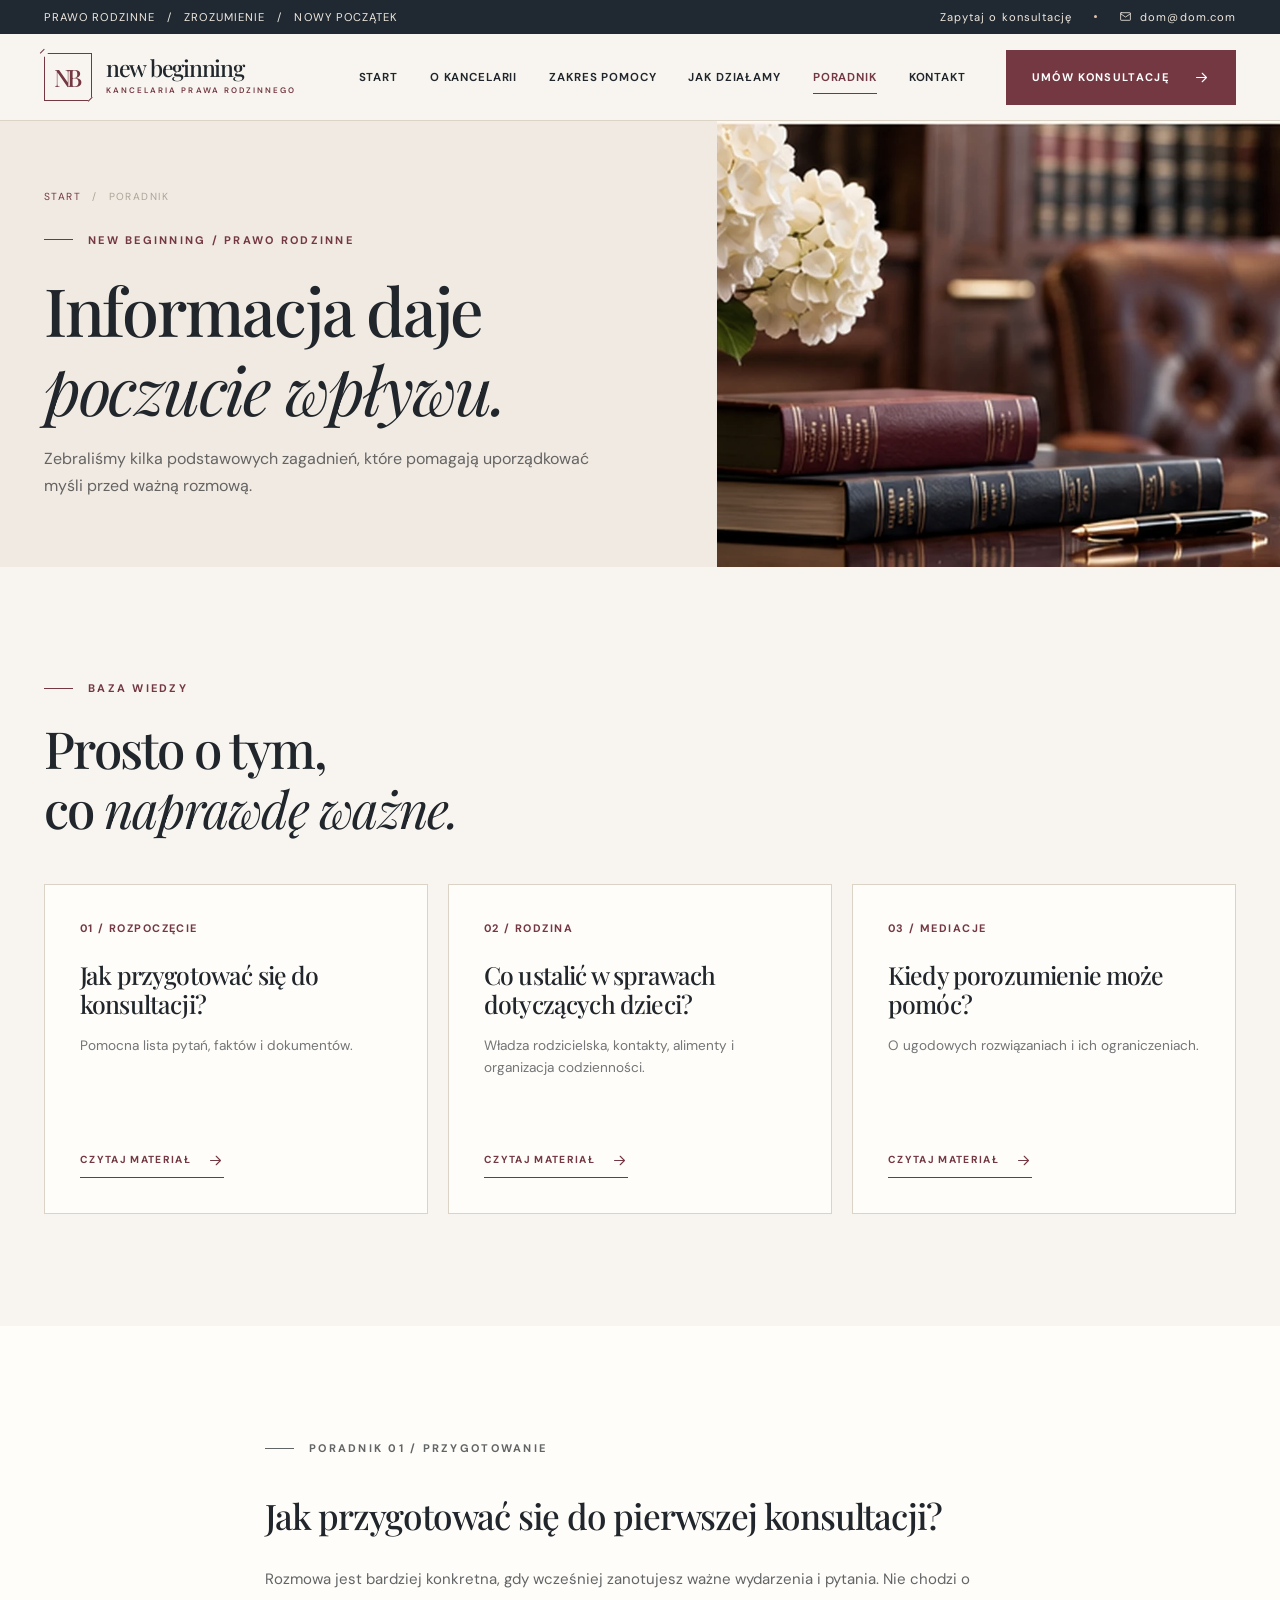
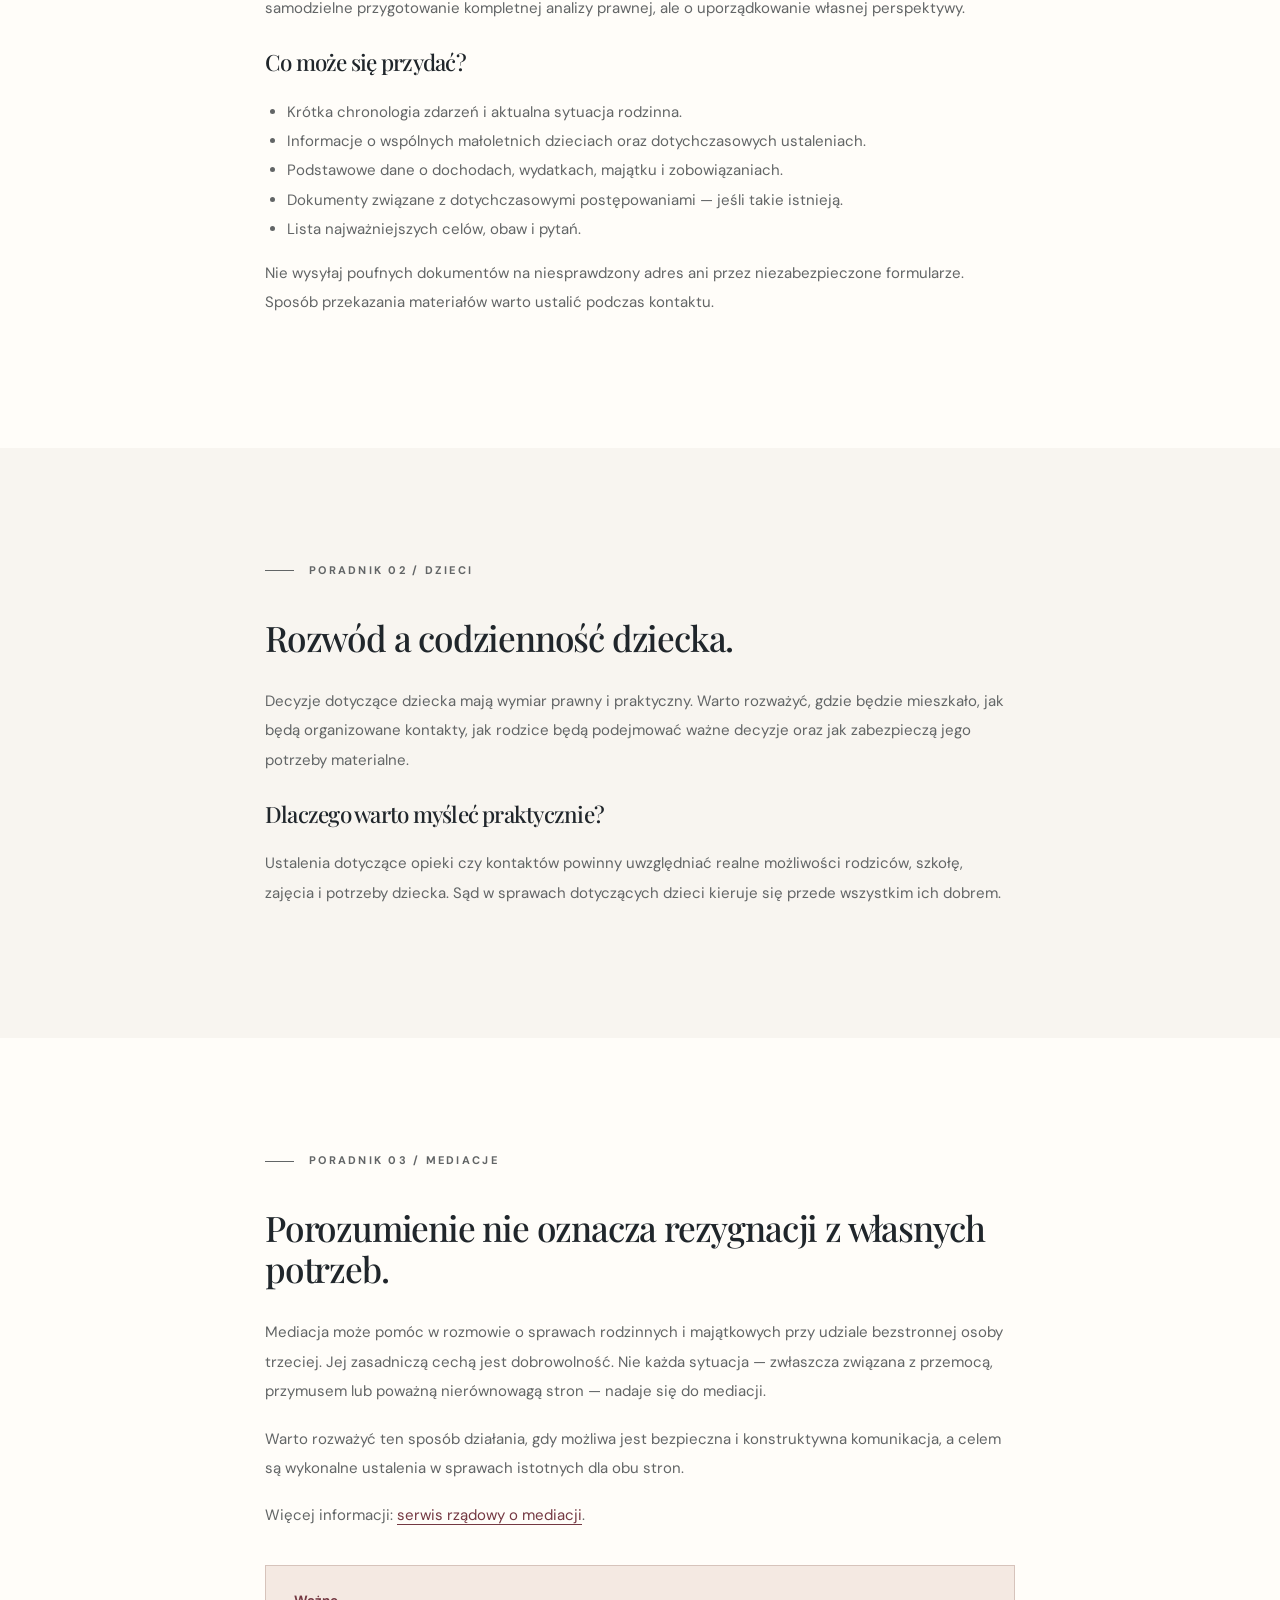
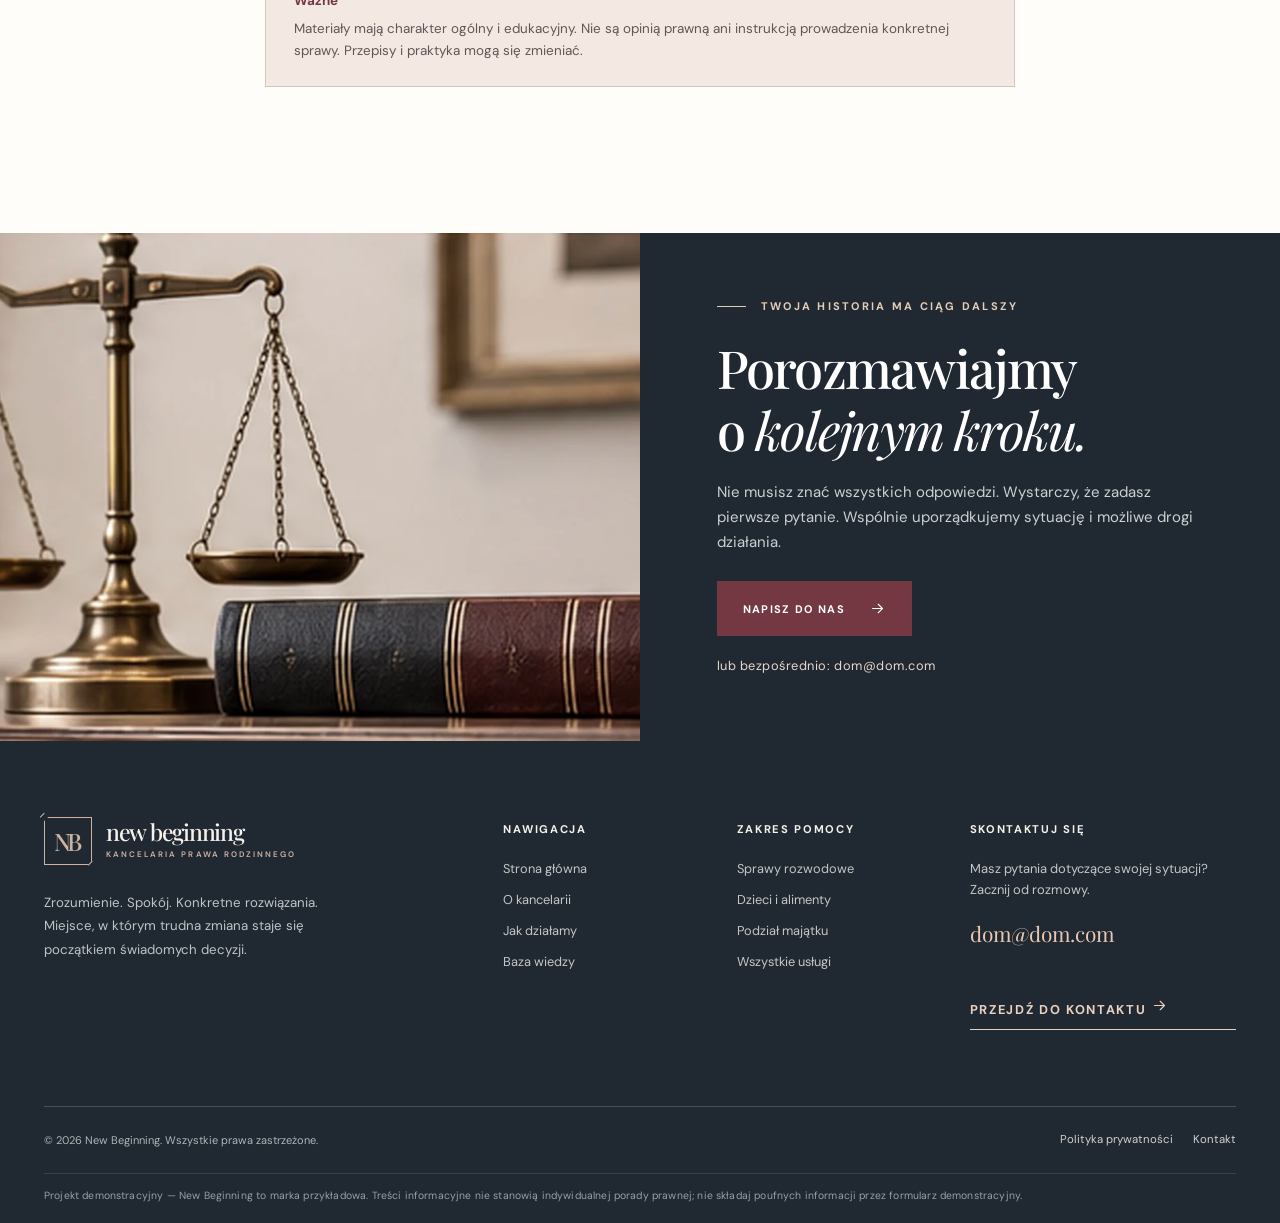
<file: wiedza.html>
<!doctype html><html lang="pl"><head><meta charset="utf-8"><meta name="viewport" content="width=device-width,initial-scale=1"><meta name="theme-color" content="#202932"><meta name="color-scheme" content="light"><meta name="description" content="Praktyczne informacje dotyczące rozwodu, dzieci, alimentów i mediacji. Poradnik New Beginning."><meta property="og:type" content="website"><meta property="og:title" content="Baza wiedzy | New Beginning"><meta property="og:description" content="Praktyczne informacje dotyczące rozwodu, dzieci, alimentów i mediacji. Poradnik New Beginning."><meta property="og:image" content="assets/hero.webp"><meta property="og:locale" content="pl_PL"><title>Baza wiedzy | New Beginning — Prawo rodzinne</title><link rel="icon" href="favicon.svg" type="image/svg+xml"><link rel="preconnect" href="https://fonts.googleapis.com"><link rel="preconnect" href="https://fonts.gstatic.com" crossorigin><link rel="stylesheet" href="assets/site.css"></head><body><a class="skip-link" href="#main">Przejdź do treści</a><div class="cursor-progress" aria-hidden="true"></div>
<div class="topbar"><div class="container topbar-inner"><span class="topbar-left">PRAWO RODZINNE &nbsp; / &nbsp; ZROZUMIENIE &nbsp; / &nbsp; NOWY POCZĄTEK</span><span class="topbar-right"><span>Zapytaj o konsultację</span><span class="dot"></span><a href="mailto:dom@dom.com"><svg class="" width="13" height="13" viewBox="0 0 24 24" fill="none" stroke="currentColor" stroke-width="1.55" stroke-linecap="round" stroke-linejoin="round" aria-hidden="true"><rect x="3" y="5" width="18" height="14" rx="1"/><path d="m3 7 9 6 9-6"/></svg> dom@dom.com</a></span></div></div>
<header class="site-header"><div class="container header-inner"><a class="brand " href="index.html" aria-label="New Beginning — strona główna"><span class="brand-mark" aria-hidden="true"><span>NB</span></span><span class="brand-wordmark"><span class="brand-title">new beginning</span><span class="brand-sub">kancelaria prawa rodzinnego</span></span></a><nav class="desktop-nav" aria-label="Nawigacja główna"><a href="index.html">Start</a><a href="o-kancelarii.html">O kancelarii</a><a href="uslugi.html">Zakres pomocy</a><a href="proces.html">Jak działamy</a><a href="wiedza.html" aria-current="page">Poradnik</a><a href="kontakt.html">Kontakt</a></nav><a class="button button-primary header-cta" href="kontakt.html">Umów konsultację<svg class="" width="20" height="20" viewBox="0 0 24 24" fill="none" stroke="currentColor" stroke-width="1.55" stroke-linecap="round" stroke-linejoin="round" aria-hidden="true"><path d="M5 12h14m-6-6 6 6-6 6"/></svg></a><button class="menu-toggle" aria-controls="mobile-nav" aria-expanded="false" aria-label="Otwórz menu"><svg class="" width="20" height="20" viewBox="0 0 24 24" fill="none" stroke="currentColor" stroke-width="1.55" stroke-linecap="round" stroke-linejoin="round" aria-hidden="true"><path d="M4 7h16M4 12h16M4 17h16"/></svg></button></div>
<nav class="mobile-nav" id="mobile-nav" aria-label="Nawigacja mobilna"><a href="index.html">Start</a><a href="o-kancelarii.html">O kancelarii</a><a href="uslugi.html">Zakres pomocy</a><a href="proces.html">Jak działamy</a><a href="wiedza.html" aria-current="page">Poradnik</a><a href="kontakt.html">Kontakt</a><a class="button button-primary" href="kontakt.html">Porozmawiajmy<svg class="" width="20" height="20" viewBox="0 0 24 24" fill="none" stroke="currentColor" stroke-width="1.55" stroke-linecap="round" stroke-linejoin="round" aria-hidden="true"><path d="M5 12h14m-6-6 6 6-6 6"/></svg></a></nav></header><main id="main"><section class="page-intro with-image"><div class="page-intro-copy"><div class="breadcrumbs"><a href="index.html">Start</a><span>/</span><span>Poradnik</span></div><p class="eyebrow">New Beginning / Prawo rodzinne</p><h1>Informacja daje<br><em class="serif-italic">poczucie wpływu.</em></h1><p>Zebraliśmy kilka podstawowych zagadnień, które pomagają uporządkować myśli przed ważną rozmową.</p></div><div class="page-intro-image"><img src="assets/office.webp" alt="Eleganckie detale kancelarii i symbolika sprawiedliwości"></div></section><section class="section"><div class="container"><div class="section-heading"><div><p class="eyebrow">Baza wiedzy</p><h2>Prosto o tym,<br>co <em class="serif-italic">naprawdę ważne.</em></h2></div></div><div class="knowledge-grid"><article class="knowledge-item reveal"><span class="date-label">01 / Rozpoczęcie</span><h3>Jak przygotować się do konsultacji?</h3><p>Pomocna lista pytań, faktów i dokumentów.</p><a class="text-link" href="#pierwsze-kroki">Czytaj materiał<svg class="" width="20" height="20" viewBox="0 0 24 24" fill="none" stroke="currentColor" stroke-width="1.55" stroke-linecap="round" stroke-linejoin="round" aria-hidden="true"><path d="M5 12h14m-6-6 6 6-6 6"/></svg></a></article><article class="knowledge-item reveal reveal-delay-1"><span class="date-label">02 / Rodzina</span><h3>Co ustalić w sprawach dotyczących dzieci?</h3><p>Władza rodzicielska, kontakty, alimenty i organizacja codzienności.</p><a class="text-link" href="#dziecko">Czytaj materiał<svg class="" width="20" height="20" viewBox="0 0 24 24" fill="none" stroke="currentColor" stroke-width="1.55" stroke-linecap="round" stroke-linejoin="round" aria-hidden="true"><path d="M5 12h14m-6-6 6 6-6 6"/></svg></a></article><article class="knowledge-item reveal reveal-delay-2"><span class="date-label">03 / Mediacje</span><h3>Kiedy porozumienie może pomóc?</h3><p>O ugodowych rozwiązaniach i ich ograniczeniach.</p><a class="text-link" href="#porozumienie">Czytaj materiał<svg class="" width="20" height="20" viewBox="0 0 24 24" fill="none" stroke="currentColor" stroke-width="1.55" stroke-linecap="round" stroke-linejoin="round" aria-hidden="true"><path d="M5 12h14m-6-6 6 6-6 6"/></svg></a></article></div></div></section><section class="section bg-white" id="pierwsze-kroki"><div class="container readable"><p class="eyebrow">Poradnik 01 / Przygotowanie</p><h2>Jak przygotować się do pierwszej konsultacji?</h2><p>Rozmowa jest bardziej konkretna, gdy wcześniej zanotujesz ważne wydarzenia i pytania. Nie chodzi o samodzielne przygotowanie kompletnej analizy prawnej, ale o uporządkowanie własnej perspektywy.</p><h3>Co może się przydać?</h3><ul><li>Krótka chronologia zdarzeń i aktualna sytuacja rodzinna.</li><li>Informacje o wspólnych małoletnich dzieciach oraz dotychczasowych ustaleniach.</li><li>Podstawowe dane o dochodach, wydatkach, majątku i zobowiązaniach.</li><li>Dokumenty związane z dotychczasowymi postępowaniami — jeśli takie istnieją.</li><li>Lista najważniejszych celów, obaw i pytań.</li></ul><p>Nie wysyłaj poufnych dokumentów na niesprawdzony adres ani przez niezabezpieczone formularze. Sposób przekazania materiałów warto ustalić podczas kontaktu.</p></div></section><section class="section" id="dziecko"><div class="container readable"><p class="eyebrow">Poradnik 02 / Dzieci</p><h2>Rozwód a codzienność dziecka.</h2><p>Decyzje dotyczące dziecka mają wymiar prawny i praktyczny. Warto rozważyć, gdzie będzie mieszkało, jak będą organizowane kontakty, jak rodzice będą podejmować ważne decyzje oraz jak zabezpieczą jego potrzeby materialne.</p><h3>Dlaczego warto myśleć praktycznie?</h3><p>Ustalenia dotyczące opieki czy kontaktów powinny uwzględniać realne możliwości rodziców, szkołę, zajęcia i potrzeby dziecka. Sąd w sprawach dotyczących dzieci kieruje się przede wszystkim ich dobrem.</p></div></section><section class="section bg-white" id="porozumienie"><div class="container readable"><p class="eyebrow">Poradnik 03 / Mediacje</p><h2>Porozumienie nie oznacza rezygnacji z własnych potrzeb.</h2><p>Mediacja może pomóc w rozmowie o sprawach rodzinnych i majątkowych przy udziale bezstronnej osoby trzeciej. Jej zasadniczą cechą jest dobrowolność. Nie każda sytuacja — zwłaszcza związana z przemocą, przymusem lub poważną nierównowagą stron — nadaje się do mediacji.</p><p>Warto rozważyć ten sposób działania, gdy możliwa jest bezpieczna i konstruktywna komunikacja, a celem są wykonalne ustalenia w sprawach istotnych dla obu stron.</p><p>Więcej informacji: <a href="https://www.gov.pl/web/gov/rozwiaz-spor-przez-mediacje" target="_blank" rel="noopener noreferrer">serwis rządowy o mediacji</a>.</p><div class="note-card"><strong>Ważne</strong>Materiały mają charakter ogólny i edukacyjny. Nie są opinią prawną ani instrukcją prowadzenia konkretnej sprawy. Przepisy i praktyka mogą się zmieniać.</div></div></section><section class="cta-panel"><div class="cta-picture"><img src="assets/still-life.webp" loading="lazy" alt="Klasyczna waga sprawiedliwości i tomy prawnicze"></div><div class="cta-copy"><p class="eyebrow eyebrow-light">Twoja historia ma ciąg dalszy</p><h2>Porozmawiajmy<br>o <em class="serif-italic">kolejnym kroku.</em></h2><p>Nie musisz znać wszystkich odpowiedzi. Wystarczy, że zadasz pierwsze pytanie. Wspólnie uporządkujemy sytuację i możliwe drogi działania.</p><a class="button button-primary" href="kontakt.html">Napisz do nas<svg class="" width="20" height="20" viewBox="0 0 24 24" fill="none" stroke="currentColor" stroke-width="1.55" stroke-linecap="round" stroke-linejoin="round" aria-hidden="true"><path d="M5 12h14m-6-6 6 6-6 6"/></svg></a><a class="cta-email" href="mailto:dom@dom.com">lub bezpośrednio: dom@dom.com</a></div></section></main><footer class="site-footer"><div class="container"><div class="footer-top"><div class="footer-brand"><a class="brand footer-logo" href="index.html" aria-label="New Beginning — strona główna"><span class="brand-mark" aria-hidden="true"><span>NB</span></span><span class="brand-wordmark"><span class="brand-title">new beginning</span><span class="brand-sub">kancelaria prawa rodzinnego</span></span></a><p class="footer-desc">Zrozumienie. Spokój. Konkretne rozwiązania. Miejsce, w którym trudna zmiana staje się początkiem świadomych decyzji.</p></div><div class="footer-col"><h4>Nawigacja</h4><a href="index.html">Strona główna</a><a href="o-kancelarii.html">O kancelarii</a><a href="proces.html">Jak działamy</a><a href="wiedza.html">Baza wiedzy</a></div><div class="footer-col"><h4>Zakres pomocy</h4><a href="rozwod.html">Sprawy rozwodowe</a><a href="dzieci-i-alimenty.html">Dzieci i alimenty</a><a href="podzial-majatku.html">Podział majątku</a><a href="uslugi.html">Wszystkie usługi</a></div><div class="footer-col"><h4>Skontaktuj się</h4><p>Masz pytania dotyczące swojej sytuacji? Zacznij od rozmowy.</p><a class="footer-email" href="mailto:dom@dom.com">dom@dom.com</a><br><a href="kontakt.html" class="text-link" style="color:#e9d1c0;margin-top:16px">Przejdź do kontaktu <svg class="" width="20" height="20" viewBox="0 0 24 24" fill="none" stroke="currentColor" stroke-width="1.55" stroke-linecap="round" stroke-linejoin="round" aria-hidden="true"><path d="M5 12h14m-6-6 6 6-6 6"/></svg></a></div></div><div class="footer-bottom"><span>© <span id="year">2026</span> New Beginning. Wszystkie prawa zastrzeżone.</span><div class="footer-bottom-right"><a href="polityka-prywatnosci.html">Polityka prywatności</a><a href="kontakt.html">Kontakt</a></div></div><div class="footer-disclaimer">Projekt demonstracyjny — New Beginning to marka przykładowa. Treści informacyjne nie stanowią indywidualnej porady prawnej; nie składaj poufnych informacji przez formularz demonstracyjny.</div></div></footer><button class="floating-top" type="button" aria-label="Wróć na górę"><svg class="" width="20" height="20" viewBox="0 0 24 24" fill="none" stroke="currentColor" stroke-width="1.55" stroke-linecap="round" stroke-linejoin="round" aria-hidden="true"><path d="M12 20V4m-7 7 7-7 7 7"/></svg></button><script src="assets/site.js" defer></script><script>document.getElementById('year').textContent=new Date().getFullYear()</script></body></html>
</file>
<file: assets/site.css>
@import url('https://fonts.googleapis.com/css2?family=DM+Sans:wght@400;450;500;550;600;650;700&family=Playfair+Display:ital,wght@0,400;0,500;0,600;0,700;1,400;1,500;1,600&display=swap');
:root{--paper:#f8f5f0;--paper-2:#f0eae2;--white:#fffdf9;--ink:#20262b;--ink-2:#343b40;--muted:#737576;--wine:#743842;--wine-dark:#592630;--gold:#a58968;--line:#dcd3c7;--line-dark:#b8ab9b;--navy:#202932;--serif:'Playfair Display',Georgia,'Times New Roman',serif;--sans:'DM Sans',Arial,sans-serif;--radius:2px;--shadow:0 23px 68px rgba(34,37,33,.12)}
*,*::before,*::after{box-sizing:border-box}html{scroll-behavior:smooth}body{margin:0;color:var(--ink);background:var(--paper);font-family:var(--sans);font-size:15px;line-height:1.65;-webkit-font-smoothing:antialiased;overflow-x:hidden}body.menu-open{overflow:hidden}img{display:block;max-width:100%}a{color:inherit;text-decoration:none}a:hover{color:var(--wine)}button,input,textarea,select{font:inherit}button{cursor:pointer}button:disabled{cursor:not-allowed}svg{flex-shrink:0}h1,h2,h3,h4,p{margin-top:0}h1,h2,h3,h4{font-family:var(--serif);font-weight:500;line-height:1.17;letter-spacing:-.034em}h1{font-size:clamp(3.6rem,5.9vw,6.4rem)}h2{font-size:clamp(2.45rem,4vw,4.45rem)}h3{font-size:clamp(1.4rem,2.2vw,2rem)}p{margin-bottom:1.15rem}::selection{color:#fff;background:var(--wine)}:focus-visible{outline:2px solid var(--wine);outline-offset:5px}.skip-link{position:absolute;z-index:400;top:-60px;left:12px;background:#fff;padding:9px 15px}.skip-link:focus{top:12px}.container{width:min(100% - 88px,1320px);margin:0 auto}.narrow{max-width:950px}.section{padding:112px 0}.section-small{padding:76px 0}.bg-paper2{background:var(--paper-2)}.bg-white{background:var(--white)}.bg-navy{background:var(--navy);color:#fff}.muted{color:var(--muted)}.serif-italic{font-style:italic;font-weight:400}.eyebrow{display:flex;align-items:center;gap:15px;text-transform:uppercase;letter-spacing:.205em;font-size:.69rem;font-weight:700;color:var(--wine);margin:0 0 22px}.eyebrow:before{content:'';width:29px;height:1px;background:currentColor;display:block}.eyebrow-light{color:#e3cdb6}.eyebrow-light:before{background:#e3cdb6}.section-heading{display:flex;align-items:end;justify-content:space-between;gap:32px;margin-bottom:45px}.section-heading h2{margin-bottom:0;max-width:740px}.section-heading .lead{max-width:380px;margin:0}.lead{font-size:1.07rem;color:#5e6162;line-height:1.83}.fine-rule{height:1px;background:var(--line);border:0;margin:0}.text-link{display:inline-flex;align-items:center;gap:16px;padding-bottom:8px;border-bottom:1px solid currentColor;color:var(--wine);font-size:.74rem;letter-spacing:.13em;text-transform:uppercase;font-weight:700;transition:gap .25s}.text-link:hover{gap:25px;color:var(--wine-dark)}.text-link svg{width:17px;height:17px}.button{display:inline-flex;align-items:center;justify-content:center;gap:24px;text-transform:uppercase;letter-spacing:.12em;font-weight:700;font-size:.69rem;line-height:1.3;min-height:55px;padding:16px 25px;border:1px solid transparent;transition:background .25s,border-color .25s,transform .25s,color .25s;white-space:nowrap}.button svg{width:17px;height:17px}.button:hover{transform:translateY(-2px)}.button-primary{color:#fff;background:var(--wine);border-color:var(--wine)}.button-primary:hover{background:var(--wine-dark);border-color:var(--wine-dark);color:#fff}.button-outline{border-color:var(--wine);color:var(--wine);background:transparent}.button-outline:hover{background:var(--wine);color:#fff}.button-light{border-color:#f4e8d9;color:#f6eee7}.button-light:hover{background:#f6eee7;color:var(--navy)}.button-ink{background:var(--navy);border-color:var(--navy);color:#fff}.button-ink:hover{background:#394650;color:#fff}.back-top{color:var(--gold)}
.topbar{background:var(--navy);color:#f0e9df;font-size:.7rem;letter-spacing:.095em}.topbar-inner{height:34px;display:flex;align-items:center;justify-content:space-between}.topbar a{display:inline-flex;align-items:center;gap:8px}.topbar a:hover{color:#fff}.topbar-right{display:flex;align-items:center;gap:22px}.topbar .dot{width:3px;height:3px;border-radius:50%;background:#e0c3a9}.topbar svg{width:13px;height:13px}.site-header{position:sticky;top:0;z-index:200;background:rgba(248,245,240,.98);border-bottom:1px solid var(--line);transition:box-shadow .25s,background .25s}.site-header.is-scrolled{box-shadow:0 12px 28px rgba(24,27,30,.06)}.header-inner{height:86px;display:flex;align-items:center;justify-content:space-between;gap:30px}.brand{display:flex;align-items:center;gap:14px;flex-shrink:0}.brand-mark{width:48px;height:48px;display:flex;align-items:center;justify-content:center;border:1px solid var(--wine);color:var(--wine);position:relative}.brand-mark:before,.brand-mark:after{content:'';position:absolute;width:6px;height:6px;background:var(--paper);border-left:1px solid var(--wine);transform:rotate(45deg)}.brand-mark:before{top:-4px;left:-4px}.brand-mark:after{bottom:-4px;right:-4px}.brand-mark span{font:500 24px var(--serif);letter-spacing:-.15em;margin-left:-4px}.brand-title{display:block;color:var(--ink);font:500 23px/1 var(--serif);letter-spacing:-.055em}.brand-sub{display:block;color:var(--wine);letter-spacing:.255em;font:600 8px/1.8 var(--sans);text-transform:uppercase;margin-top:4px}.desktop-nav{display:flex;align-items:center;gap:clamp(18px,2.5vw,38px);margin-left:auto}.desktop-nav a{font-size:.72rem;font-weight:650;letter-spacing:.075em;text-transform:uppercase;position:relative;padding:34px 0;white-space:nowrap}.desktop-nav a:after{content:'';position:absolute;bottom:27px;left:0;right:100%;height:1px;background:var(--wine);transition:right .25s}.desktop-nav a:hover:after,.desktop-nav a[aria-current='page']:after{right:0}.desktop-nav a[aria-current='page']{color:var(--wine)}.header-cta{margin-left:10px}.menu-toggle{display:none;background:transparent;border:1px solid var(--line);padding:12px;color:var(--ink)}.menu-toggle svg{width:20px;height:20px}.mobile-nav{display:none}
.hero{display:grid;grid-template-columns:minmax(0,52%) minmax(0,48%);min-height:645px}.hero-copy{background:var(--paper);display:flex;align-items:center;justify-content:flex-end;padding:68px clamp(30px,5.8vw,110px) 75px max(44px,calc((100vw - 1320px)/2));position:relative}.hero-copy:after{content:'NB / 01';position:absolute;left:max(44px,calc((100vw - 1320px)/2));bottom:26px;font-size:10px;letter-spacing:.2em;color:#9b938b}.hero-content{max-width:690px;width:100%}.hero h1{margin-bottom:24px}.hero h1 em{color:var(--wine);font-weight:400}.hero .lead{max-width:550px;margin-bottom:35px}.hero-actions{display:flex;gap:12px;flex-wrap:wrap}.hero-media{position:relative;overflow:hidden;min-height:625px;background:#aa9985}.hero-media img{width:100%;height:100%;position:absolute;inset:0;object-fit:cover;object-position:36% center;filter:saturate(.82)}.hero-media:before{position:absolute;content:'';z-index:1;border:1px solid rgba(255,255,255,.5);inset:22px;pointer-events:none}.hero-caption{position:absolute;z-index:2;left:22px;bottom:22px;background:var(--navy);padding:22px 31px;max-width:300px;color:#fff}.hero-caption b{font:400 24px/1.2 var(--serif)}.hero-caption span{display:block;margin-top:9px;color:#d2c9bf;font-size:.67rem;text-transform:uppercase;letter-spacing:.13em}.hero-bottom{background:var(--navy);color:#eee9e3}.hero-bottom .container{display:grid;grid-template-columns:repeat(3,1fr);padding:21px 0;gap:0}.hero-benefit{display:flex;align-items:center;gap:16px;padding:8px 27px;border-left:1px solid rgba(255,255,255,.19)}.hero-benefit:first-child{border-left:0;padding-left:0}.hero-benefit svg{width:28px;height:28px;color:#ccaa87;stroke-width:1.25}.hero-benefit strong{display:block;color:#fff;font:.94rem var(--serif);margin-bottom:2px}.hero-benefit small{color:#c4c1bd;font-size:.71rem;letter-spacing:.025em}
.services-grid{display:grid;grid-template-columns:repeat(3,minmax(0,1fr));gap:16px}.service-card{background:var(--white);border:1px solid var(--line);min-height:286px;display:flex;flex-direction:column;padding:32px 31px 29px;position:relative;overflow:hidden;transition:transform .3s,box-shadow .3s,border-color .3s}.service-card:after{content:'';height:1px;width:0;background:var(--wine);position:absolute;bottom:0;left:0;transition:width .35s}.service-card:hover{transform:translateY(-5px);box-shadow:0 15px 44px rgba(43,40,36,.08);border-color:#c7ada3}.service-card:hover:after{width:100%}.service-top{display:flex;justify-content:space-between;align-items:start;margin-bottom:24px}.service-number{font-size:.65rem;letter-spacing:.13em;color:#9c8c7a}.service-icon{width:44px;height:44px;color:var(--wine)}.service-icon svg{width:100%;height:100%;stroke-width:1.18}.service-card h3{font-size:1.5rem;margin-bottom:12px}.service-card p{color:var(--muted);font-size:.89rem;line-height:1.75;flex:1}.service-card .service-link{color:var(--wine);font-size:.68rem;text-transform:uppercase;letter-spacing:.14em;font-weight:700;display:flex;gap:11px;align-items:center;margin-top:20px}.service-card .service-link svg{width:14px;height:14px;transition:transform .2s}.service-card:hover .service-link svg{transform:translateX(5px)}.about-feature{display:grid;grid-template-columns:43% 1fr;gap:clamp(50px,8vw,130px);align-items:center}.image-stack{position:relative;min-height:590px}.image-stack .main{width:85%;height:535px;object-fit:cover;object-position:48%;filter:saturate(.8)}.image-stack .overlay{position:absolute;right:0;bottom:-7px;width:46%;height:260px;object-fit:cover;border:10px solid var(--paper-2);filter:saturate(.85)}.image-stack .stack-label{position:absolute;z-index:2;top:32px;right:-12px;background:var(--wine);color:#fff;padding:15px 18px;font-size:.63rem;font-weight:700;letter-spacing:.16em;text-transform:uppercase;writing-mode:vertical-rl}.feature-copy h2{margin-bottom:27px}.feature-copy p{color:#606263;line-height:1.9}.feature-points{display:grid;grid-template-columns:1fr 1fr;gap:17px;margin:28px 0 32px}.feature-point{display:flex;align-items:flex-start;gap:10px;color:var(--ink);font-size:.79rem;font-weight:650}.feature-point svg{width:16px;height:16px;color:var(--wine);margin-top:5px}.quote-band{background:var(--wine);color:#fff;padding:70px 0}.quote-band .container{display:grid;grid-template-columns:100px 1fr 280px;align-items:center;gap:40px}.quote-glyph{font:120px/.9 var(--serif);color:#cba5ab}.quote-band blockquote{font:400 clamp(1.6rem,2.8vw,2.8rem)/1.5 var(--serif);margin:0;letter-spacing:-.03em}.quote-band p{font-size:.75rem;color:#f4e5e6;margin:0;letter-spacing:.07em;border-left:1px solid #ac727d;padding-left:25px}.steps-grid{display:grid;grid-template-columns:repeat(4,1fr);gap:32px}.step{border-top:1px solid var(--line-dark);padding-top:22px}.step-number{display:block;font:italic 43px/1.1 var(--serif);color:var(--wine);margin-bottom:26px}.step h3{font-size:1.25rem;margin:0 0 12px}.step p{font-size:.84rem;color:var(--muted);line-height:1.85}.editorial-grid{display:grid;grid-template-columns:1.35fr 1fr 1fr;gap:17px}.article-card{display:flex;flex-direction:column;background:var(--white);border:1px solid var(--line);padding:31px;min-height:280px;transition:box-shadow .25s}.article-card:hover{box-shadow:var(--shadow)}.article-card.featured{background:var(--navy);color:#fff}.article-card .meta{display:flex;justify-content:space-between;gap:12px;color:var(--wine);font-size:.66rem;text-transform:uppercase;letter-spacing:.14em;font-weight:700;margin-bottom:26px}.article-card.featured .meta{color:#d1b49b}.article-card h3{font-size:1.6rem;line-height:1.32;margin-bottom:14px}.article-card.featured h3{font-size:2.2rem}.article-card p{font-size:.82rem;color:var(--muted);line-height:1.8;flex:1}.article-card.featured p{color:#d0d2d1}.article-card .service-link{font-size:.68rem;text-transform:uppercase;letter-spacing:.13em;font-weight:700;color:var(--wine);margin-top:20px;display:inline-flex;gap:10px;align-items:center}.article-card.featured .service-link{color:#e9cfb6}.article-card .service-link svg{width:15px;height:15px}.cta-panel{display:grid;grid-template-columns:1fr 1fr;background:var(--navy);color:white;min-height:460px}.cta-picture{position:relative;overflow:hidden}.cta-picture img{width:100%;height:100%;object-fit:cover;filter:saturate(.76)}.cta-copy{padding:clamp(52px,5vw,87px) clamp(30px,6vw,100px);display:flex;flex-direction:column;align-items:start;justify-content:center}.cta-copy h2{font-size:clamp(2.7rem,4.1vw,4.4rem);margin-bottom:20px}.cta-copy p:not(.eyebrow){color:#ccd0d1;max-width:490px;margin-bottom:27px}.cta-copy .button{margin-bottom:19px}.cta-copy .cta-email{font-size:.8rem;letter-spacing:.04em;color:#e7d8cc}.cta-copy .cta-email:hover{color:white}
.page-intro{position:relative;background:var(--paper-2);padding:88px 0 96px;overflow:hidden}.page-intro.with-image{display:grid;grid-template-columns:56% 44%;padding:0;min-height:380px}.page-intro-copy{padding:68px max(44px,calc((100vw - 1320px)/2));padding-right:8vw;display:flex;flex-direction:column;align-items:start;justify-content:center}.page-intro h1{font-size:clamp(3.2rem,5.2vw,5.5rem);margin-bottom:18px;line-height:1.18}.page-intro p:not(.eyebrow){font-size:1rem;color:#656463;max-width:570px;margin-bottom:0}.page-intro .page-intro-image{position:relative;min-height:380px;overflow:hidden}.page-intro .page-intro-image img{width:100%;height:100%;object-fit:cover;position:absolute;inset:0;filter:saturate(.83)}.page-intro .intro-pattern{position:absolute;right:-50px;top:-120px;font:350px var(--serif);color:rgba(116,56,66,.07);pointer-events:none}.breadcrumbs{display:flex;align-items:center;gap:11px;font-size:.64rem;text-transform:uppercase;letter-spacing:.14em;color:#89857d;margin-bottom:25px}.breadcrumbs a{color:var(--wine)}.breadcrumbs span{color:#ada398}.intro-line{width:48px;height:1px;background:var(--wine);margin:17px 0 25px}.split-content{display:grid;grid-template-columns:1fr 1fr;gap:clamp(45px,7vw,130px);align-items:center}.split-content h2{margin-bottom:24px}.split-content p{color:#666869;line-height:1.9}.image-frame{position:relative;padding:19px;background:var(--paper-2);border:1px solid var(--line)}.image-frame img{width:100%;height:430px;object-fit:cover;filter:saturate(.85)}.image-frame:after{content:'';position:absolute;inset:33px;border:1px solid rgba(255,255,255,.7);pointer-events:none}.stateless-grid{display:grid;grid-template-columns:repeat(3,1fr);gap:28px}.value-card{border-top:1px solid var(--wine);padding:28px 0 10px}.value-card .value-number{font:italic 44px var(--serif);color:var(--wine)}.value-card h3{font-size:1.35rem;margin:22px 0 10px}.value-card p{font-size:.85rem;color:var(--muted)}.list-with-checks{list-style:none;padding:0;margin:20px 0 32px}.list-with-checks li{display:flex;gap:13px;align-items:flex-start;padding:11px 0;border-bottom:1px solid var(--line);font-size:.87rem}.list-with-checks svg{width:17px;height:17px;color:var(--wine);margin-top:4px}.details-grid{display:grid;grid-template-columns:repeat(2,minmax(0,1fr));gap:18px}.detail-box{padding:37px 37px 31px;border:1px solid var(--line);background:var(--white)}.detail-box .detail-head{display:flex;align-items:center;gap:17px}.detail-box .detail-head svg{width:37px;height:37px;stroke:var(--wine);stroke-width:1.2}.detail-box h3{margin:0;font-size:1.4rem}.detail-box p{margin:17px 0 0;color:var(--muted);font-size:.88rem;line-height:1.8}.readable{max-width:750px}.readable h2{font-size:2.2rem;margin-top:35px}.readable h3{font-size:1.4rem;margin-top:26px}.readable p,.readable li{color:#626566;line-height:1.95}.readable ul,.readable ol{padding-left:22px}.readable a{color:var(--wine);text-decoration:underline;text-underline-offset:4px}.faq-grid{display:grid;grid-template-columns:33% 1fr;gap:75px}.faq-stack{border-top:1px solid var(--line-dark)}details.faq{border-bottom:1px solid var(--line);padding:0 0}details.faq summary{list-style:none;display:flex;align-items:center;justify-content:space-between;gap:30px;cursor:pointer;padding:23px 0;font:500 1.14rem/1.5 var(--serif)}details.faq summary::-webkit-details-marker{display:none}details.faq summary:after{content:'+';font:400 25px var(--sans);color:var(--wine)}details.faq[open] summary:after{content:'−'}details.faq p{font-size:.86rem;line-height:1.87;color:var(--muted);padding-right:60px;padding-bottom:20px;margin:0}.timeline{max-width:950px;margin:0 auto}.timeline-row{display:grid;grid-template-columns:110px 1fr;gap:40px;border-top:1px solid var(--line);padding:39px 0}.timeline-row:last-child{border-bottom:1px solid var(--line)}.timeline-no{color:var(--wine);font:italic 2.9rem/1 var(--serif)}.timeline-row h3{font-size:1.65rem}.timeline-row p{max-width:680px;color:var(--muted)}.timeline-row .tiny-tag{font-size:.68rem;text-transform:uppercase;letter-spacing:.13em;color:var(--wine);font-weight:700}.contact-layout{display:grid;grid-template-columns:1.2fr .8fr;gap:clamp(40px,7vw,110px)}.contact-form{background:var(--white);border:1px solid var(--line);padding:clamp(28px,4vw,57px)}.contact-form h2{font-size:2.2rem;margin-bottom:14px}.contact-form>p{color:var(--muted);font-size:.86rem;margin-bottom:28px}.form-grid{display:grid;grid-template-columns:1fr 1fr;gap:17px 20px}.field.full{grid-column:1/-1}.field label{display:block;font-size:.69rem;text-transform:uppercase;letter-spacing:.115em;font-weight:700;color:#55575a;margin-bottom:9px}.field input,.field select,.field textarea{width:100%;border:1px solid #d3c9be;background:var(--paper);border-radius:0;min-height:52px;padding:13px 15px;outline:none;color:var(--ink);transition:border-color .2s,box-shadow .2s;font-size:.86rem}.field textarea{min-height:168px;resize:vertical}.field input:focus,.field select:focus,.field textarea:focus{border-color:var(--wine);box-shadow:0 0 0 2px rgba(116,56,66,.07)}.field input::placeholder,.field textarea::placeholder{color:#9d9993}.field select{appearance:none;background-image:url('data:image/svg+xml,%3Csvg xmlns="http://www.w3.org/2000/svg" width="14" height="14" viewBox="0 0 24 24" fill="none" stroke="%23743842" stroke-width="1.8" stroke-linecap="round" stroke-linejoin="round"%3E%3Cpath d="m6 9 6 6 6-6"/%3E%3C/svg%3E');background-repeat:no-repeat;background-position:right 15px center}.checkbox-line{display:flex;align-items:flex-start;gap:10px;margin:20px 0;font-size:.74rem;color:#6c6c6b;line-height:1.6}.checkbox-line input{accent-color:var(--wine);margin-top:4px}.form-note{font-size:.71rem;color:var(--muted);margin-top:15px}.form-error{color:#963f4c;font-size:.8rem;margin-top:10px;min-height:18px}.contact-aside{padding-top:18px}.contact-aside h2{font-size:2.5rem}.contact-aside>p{color:#696c6c}.contact-detail{padding:24px 0;border-bottom:1px solid var(--line);display:flex;gap:18px}.contact-detail:first-of-type{border-top:1px solid var(--line);margin-top:28px}.contact-detail>svg{width:24px;height:24px;color:var(--wine);stroke-width:1.3}.contact-detail span{font-size:.68rem;letter-spacing:.16em;text-transform:uppercase;font-weight:700;color:#858078}.contact-detail strong{display:block;font:400 1.35rem/1.4 var(--serif);margin-top:5px}.contact-detail strong a{color:var(--wine)}.contact-side-note{background:var(--paper-2);border-left:2px solid var(--wine);padding:22px 24px;margin-top:33px;font-size:.83rem;color:#666869;line-height:1.8}.contact-side-note strong{display:block;color:var(--ink);margin-bottom:7px}.knowledge-grid{display:grid;grid-template-columns:repeat(3,1fr);gap:20px}.knowledge-item{border:1px solid var(--line);padding:35px;background:var(--white);display:flex;flex-direction:column;min-height:330px}.knowledge-item .date-label{font-size:.68rem;letter-spacing:.13em;text-transform:uppercase;color:var(--wine);font-weight:700;margin-bottom:22px}.knowledge-item h3{font-size:1.55rem;margin-bottom:17px}.knowledge-item p{font-size:.85rem;color:var(--muted);flex:1}.knowledge-item .text-link{align-self:flex-start;font-size:.64rem}.note-card{border:1px solid #d6c3bb;background:#f4e9e2;padding:24px 28px;margin:34px 0;color:#655456;font-size:.84rem}.note-card strong{display:block;margin-bottom:6px;color:var(--wine)}
.site-footer{background:var(--navy);color:#e8e5df;padding:76px 0 0}.footer-top{display:grid;grid-template-columns:1.5fr .65fr .65fr 1fr;gap:60px;padding-bottom:66px}.footer-brand .brand-title{color:#f7f1ec}.footer-brand .brand-sub{color:#ceb2a5}.footer-brand .brand-mark{border-color:#ccb4a0;color:#ccb4a0}.footer-brand .brand-mark:after,.footer-brand .brand-mark:before{background:var(--navy);border-color:#ccb4a0}.footer-desc{font-size:.83rem;color:#bfc3c5;max-width:300px;margin-top:26px;line-height:1.8}.footer-col h4{font:700 .7rem var(--sans);letter-spacing:.15em;text-transform:uppercase;margin:5px 0 22px;color:#f5f0e8}.footer-col a{display:block;margin-bottom:10px;font-size:.8rem;color:#c5c6c5}.footer-col a:hover{color:#fff}.footer-col p{font-size:.81rem;color:#c5c6c5}.footer-col .footer-email{color:#e7c6b2;font:400 1.3rem var(--serif)}.footer-bottom{border-top:1px solid #45505a;padding:24px 0;display:flex;gap:25px;align-items:center;justify-content:space-between}.footer-bottom span{font-size:.69rem;color:#aeb5b7}.footer-bottom a{font-size:.71rem;color:#d2d1ce}.footer-bottom-right{display:flex;gap:20px}.footer-disclaimer{border-top:1px solid #38434c;color:#93a0a5;padding:13px 0 19px;font-size:.65rem;letter-spacing:.015em}
.reveal{opacity:0;transform:translateY(23px);transition:opacity .72s ease,transform .72s cubic-bezier(.2,.75,.25,1)}.reveal.visible{opacity:1;transform:translateY(0)}.reveal-delay-1{transition-delay:.11s}.reveal-delay-2{transition-delay:.20s}.reveal-delay-3{transition-delay:.29s}.cursor-progress{height:2px;position:fixed;top:0;left:0;z-index:301;width:0;background:var(--wine);pointer-events:none}.floating-top{position:fixed;bottom:24px;right:24px;width:44px;height:44px;display:grid;place-items:center;border:1px solid var(--line);background:var(--white);color:var(--wine);z-index:100;box-shadow:0 8px 22px rgba(0,0,0,.08);opacity:0;transform:translateY(15px);pointer-events:none;transition:opacity .3s,transform .3s}.floating-top.shown{opacity:1;transform:translateY(0);pointer-events:auto}.floating-top svg{width:18px;height:18px}.floating-top:hover{background:var(--wine);color:white}.no-wrap{white-space:nowrap}
@media(max-width:1200px){.desktop-nav{gap:21px}.header-cta{padding:14px 18px;min-height:45px}.hero-copy{padding-right:45px}.hero h1{font-size:clamp(3.7rem,5vw,5.2rem)}.footer-top{gap:38px}.quote-band .container{grid-template-columns:60px 1fr 220px;gap:27px}}
@media(max-width:980px){.container{width:min(100% - 54px,1320px)}.desktop-nav,.header-cta{display:none}.menu-toggle{display:inline-flex}.header-inner{height:76px}.mobile-nav{position:fixed;top:110px;left:0;right:0;background:var(--paper);border-bottom:1px solid var(--line);padding:28px 27px 36px;box-shadow:0 22px 40px rgba(0,0,0,.11);z-index:198;display:flex;flex-direction:column;gap:2px;opacity:0;visibility:hidden;transform:translateY(-8px);transition:.25s}.mobile-nav.open{opacity:1;visibility:visible;transform:translateY(0)}.mobile-nav a:not(.button){padding:13px 4px;border-bottom:1px solid var(--line);font:500 1.35rem var(--serif)}.mobile-nav .button{margin-top:18px}.hero{grid-template-columns:1fr 1fr;min-height:570px}.hero-copy{padding-left:27px;padding-right:27px}.hero h1{font-size:clamp(3.1rem,6vw,4.9rem)}.hero-media{min-height:560px}.hero-bottom .container{grid-template-columns:repeat(3,1fr)}.hero-benefit{padding:8px 13px}.services-grid{grid-template-columns:repeat(2,1fr)}.about-feature{gap:55px}.image-stack{min-height:500px}.image-stack .main{height:460px}.image-stack .overlay{height:225px}.quote-band .container{grid-template-columns:60px 1fr}.quote-band p{grid-column:2;border-left:0;padding:0}.steps-grid{grid-template-columns:repeat(2,1fr)}.editorial-grid{grid-template-columns:1fr 1fr}.article-card.featured{grid-column:1/-1}.cta-copy{padding:53px 38px}.page-intro-copy{padding-left:27px}.faq-grid{grid-template-columns:1fr;gap:30px}.footer-top{grid-template-columns:1fr 1fr}.knowledge-grid{grid-template-columns:repeat(2,1fr)}}
@media(max-width:700px){body{font-size:14px}.container{width:min(100% - 38px,1320px)}.section{padding:74px 0}.section-small{padding:55px 0}.topbar-inner{height:30px;justify-content:center}.topbar-left{display:none}.topbar-right{gap:12px}.topbar-right .dot{display:none}.header-inner{height:72px}.mobile-nav{top:102px}.brand{gap:10px}.brand-mark{width:41px;height:41px}.brand-mark span{font-size:21px}.brand-title{font-size:20px}.brand-sub{font-size:7px}.eyebrow{font-size:.64rem;letter-spacing:.16em}.hero{display:flex;flex-direction:column}.hero-copy{padding:75px 19px 77px}.hero-copy:after{bottom:20px;left:19px}.hero h1{font-size:clamp(3.25rem,13vw,5rem);line-height:1.11}.hero .lead{font-size:.96rem}.hero-media{min-height:340px;height:380px}.hero-media:before{inset:14px}.hero-caption{left:14px;bottom:14px;padding:17px 21px}.hero-caption b{font-size:20px}.hero-bottom .container{grid-template-columns:1fr;gap:0}.hero-benefit,.hero-benefit:first-child{padding:16px 0;border-left:0;border-bottom:1px solid rgba(255,255,255,.16)}.hero-benefit:last-child{border:0}.hero-benefit svg{width:25px;height:25px}.hero-benefit strong{font-size:1rem}.section-heading{display:block;margin-bottom:28px}.section-heading h2{margin-bottom:18px}.section-heading .lead{max-width:100%}h2{font-size:clamp(2.4rem,9vw,3.45rem)}.services-grid,.stateless-grid,.details-grid,.knowledge-grid{grid-template-columns:1fr}.service-card{min-height:260px}.about-feature,.split-content{grid-template-columns:1fr;gap:40px}.image-stack{min-height:430px}.image-stack .main{height:390px}.image-stack .overlay{height:180px}.image-stack .stack-label{right:0}.quote-band{padding:57px 0}.quote-band .container{grid-template-columns:1fr;gap:12px}.quote-glyph{font-size:70px;line-height:.7}.quote-band blockquote{font-size:1.9rem}.quote-band p{grid-column:1}.feature-points{grid-template-columns:1fr 1fr}.steps-grid{gap:32px 22px}.step-number{font-size:36px;margin-bottom:16px}.step h3{font-size:1.15rem}.editorial-grid{grid-template-columns:1fr}.article-card.featured{grid-column:auto}.article-card{min-height:240px}.cta-panel{grid-template-columns:1fr}.cta-picture{min-height:235px;height:235px}.cta-copy{padding:57px 25px}.page-intro{padding:70px 0}.page-intro.with-image{grid-template-columns:1fr;min-height:0}.page-intro-copy{padding:65px 19px}.page-intro h1{font-size:clamp(3.1rem,11vw,4.4rem)}.page-intro .page-intro-image{min-height:225px}.image-frame img{height:320px}.contact-layout{grid-template-columns:1fr;gap:42px}.contact-form{padding:26px 20px}.form-grid{grid-template-columns:1fr}.field.full{grid-column:1}.contact-aside{padding:0}.faq-grid{gap:14px}.timeline-row{grid-template-columns:56px 1fr;gap:16px;padding:27px 0}.timeline-no{font-size:2.15rem}.timeline-row h3{font-size:1.37rem}.footer-top{grid-template-columns:1fr 1fr;gap:34px 20px;padding-bottom:40px}.footer-brand{grid-column:1/-1}.footer-bottom{align-items:flex-start;flex-direction:column;gap:10px}.footer-disclaimer{font-size:.65rem}.fine-rule{margin:0}.button{font-size:.64rem;white-space:normal}.floating-top{bottom:14px;right:14px}}
@media(max-width:380px){.brand-title{font-size:17px}.brand-sub{font-size:6px}.hero-actions{flex-direction:column;align-items:stretch}.feature-points{grid-template-columns:1fr}.steps-grid{grid-template-columns:1fr}.footer-top{grid-template-columns:1fr}.footer-brand{grid-column:auto}}
@media(prefers-reduced-motion:reduce){html{scroll-behavior:auto}*,*:before,*:after{animation-duration:.01ms!important;animation-iteration-count:1!important;transition-duration:.01ms!important}.reveal{opacity:1;transform:none}}
</file>
